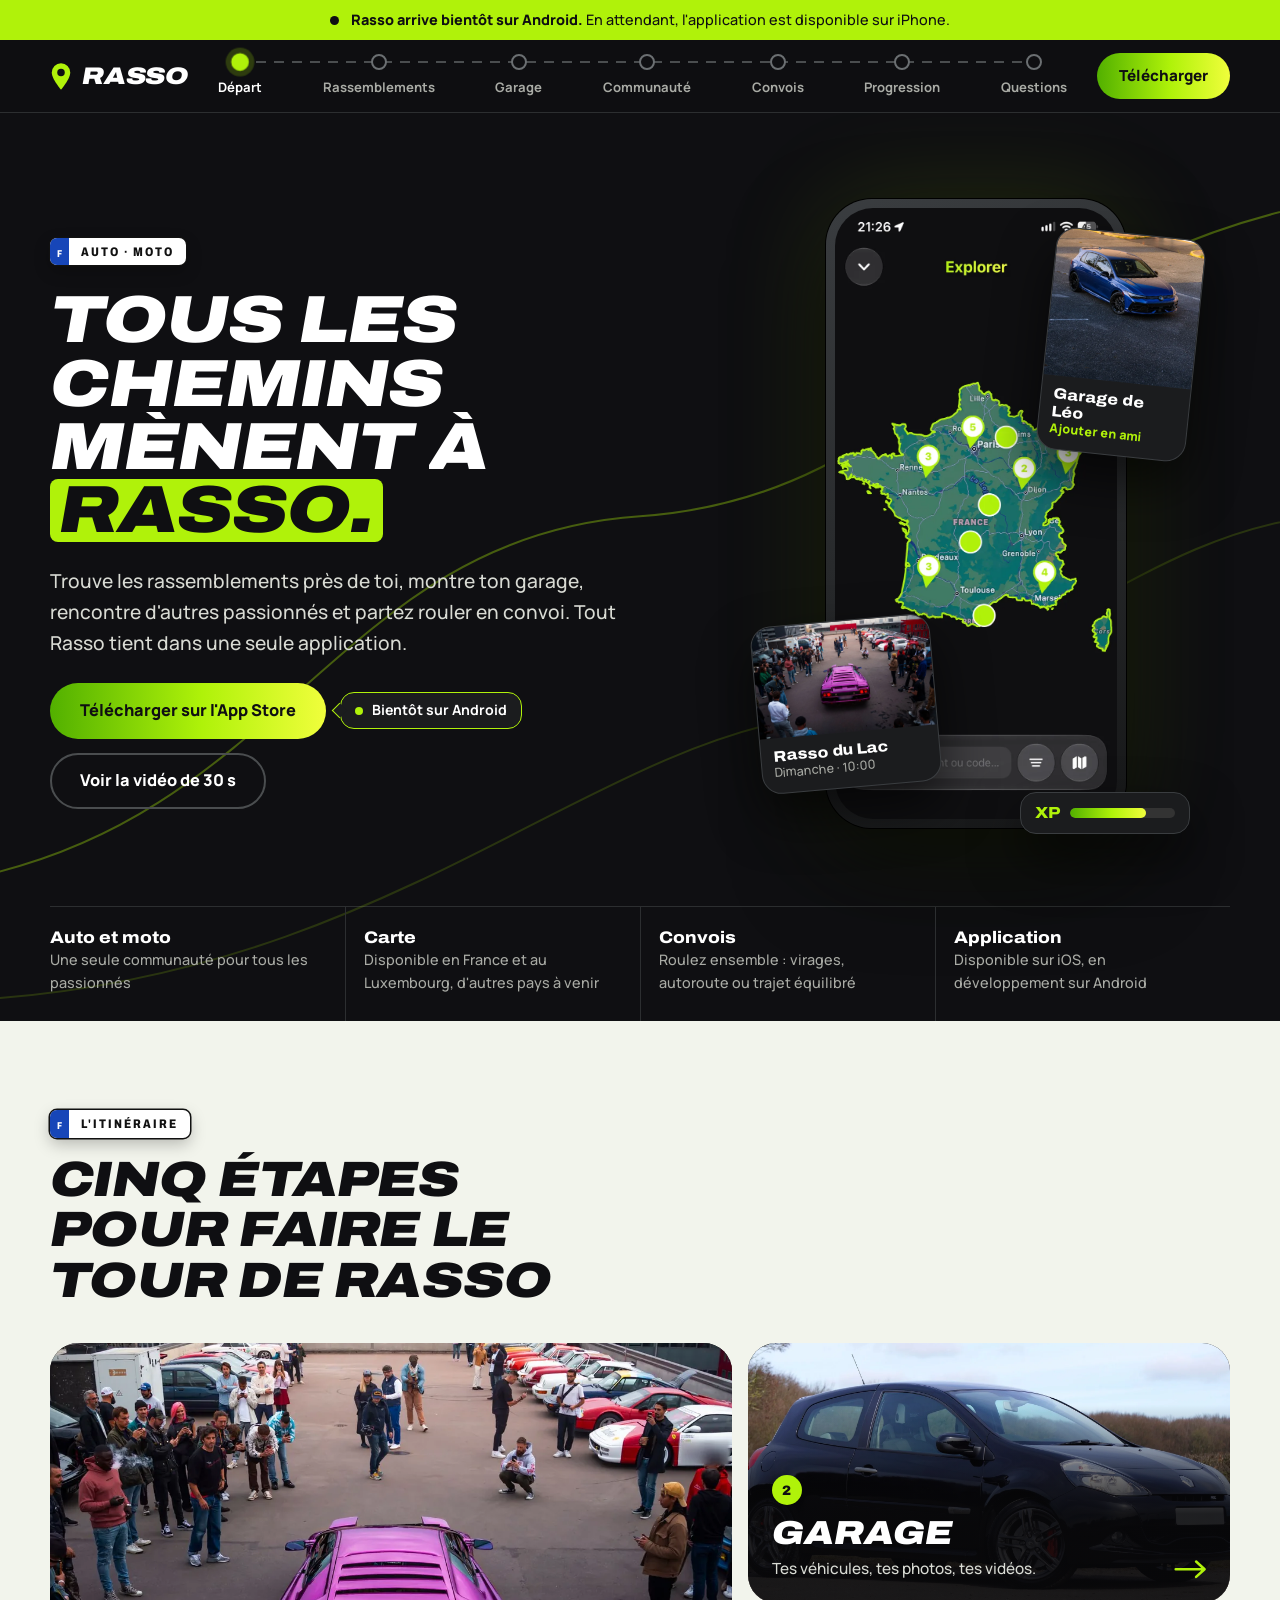
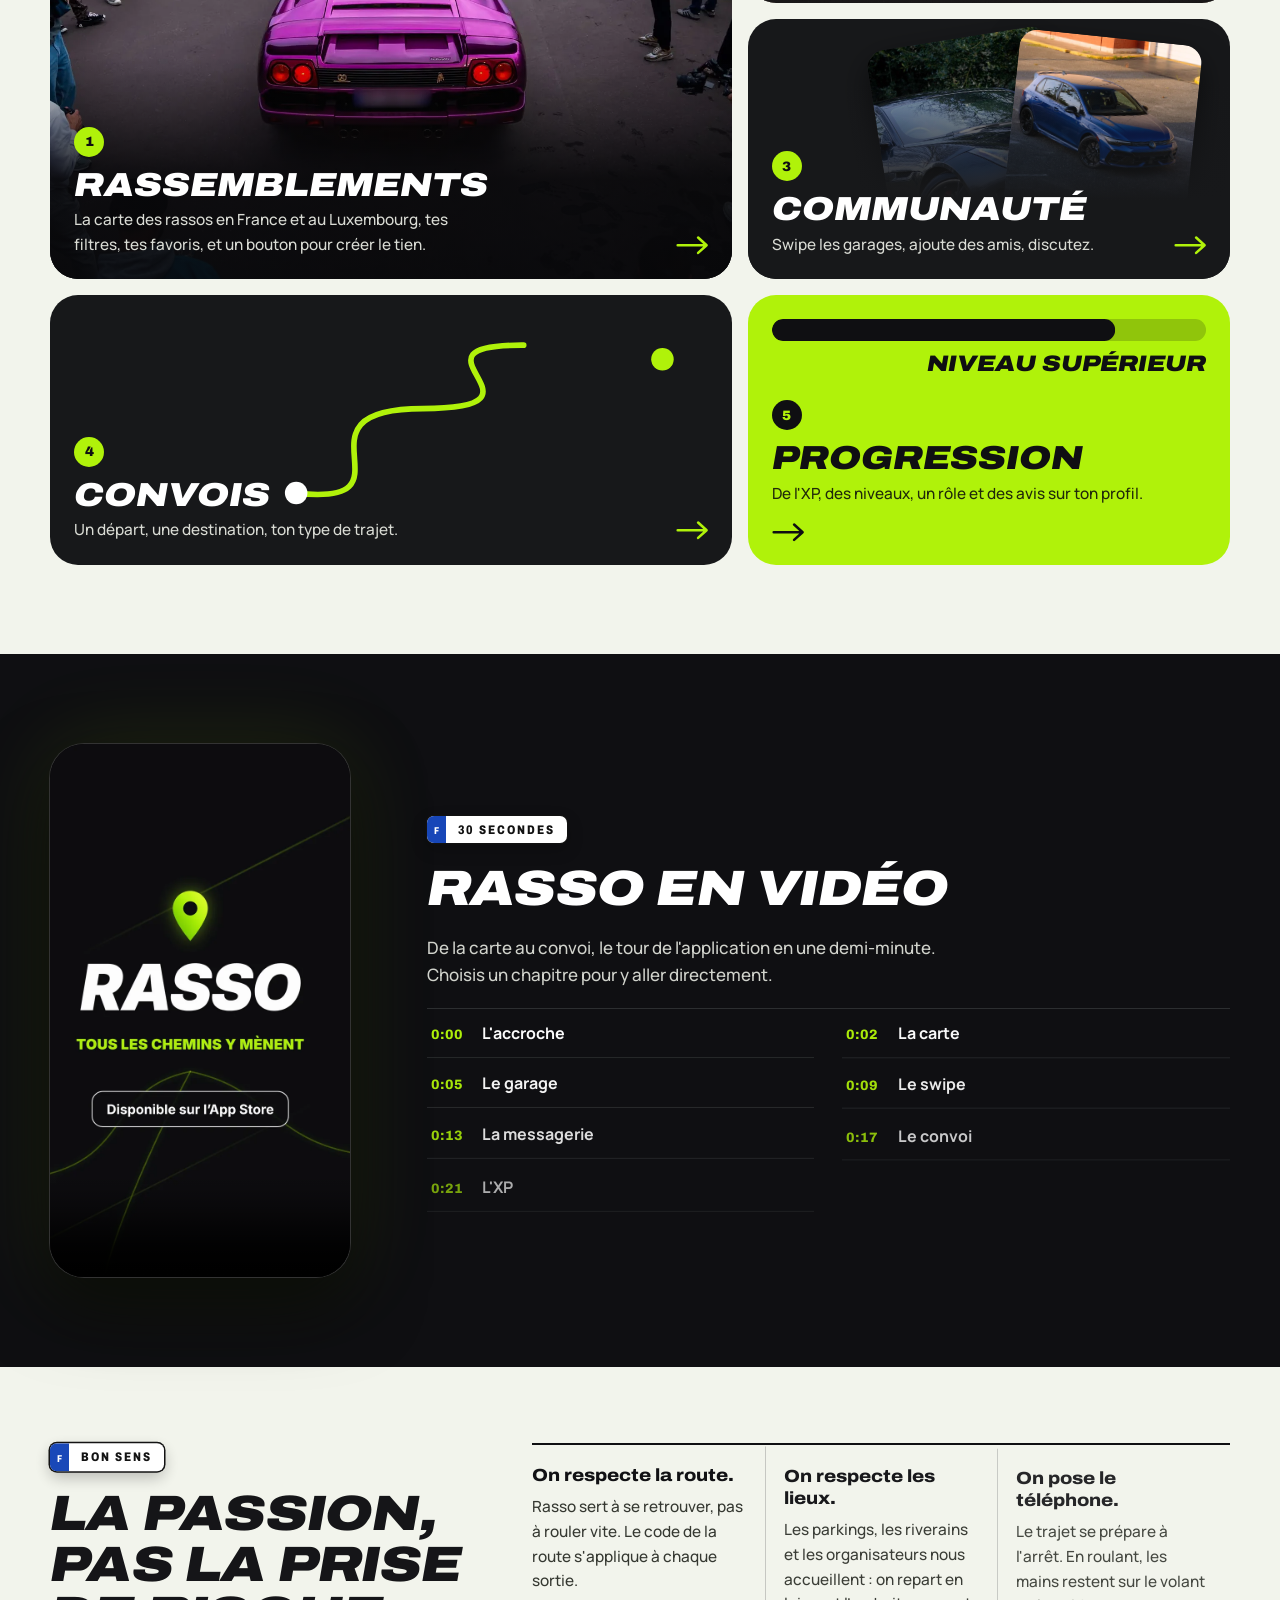
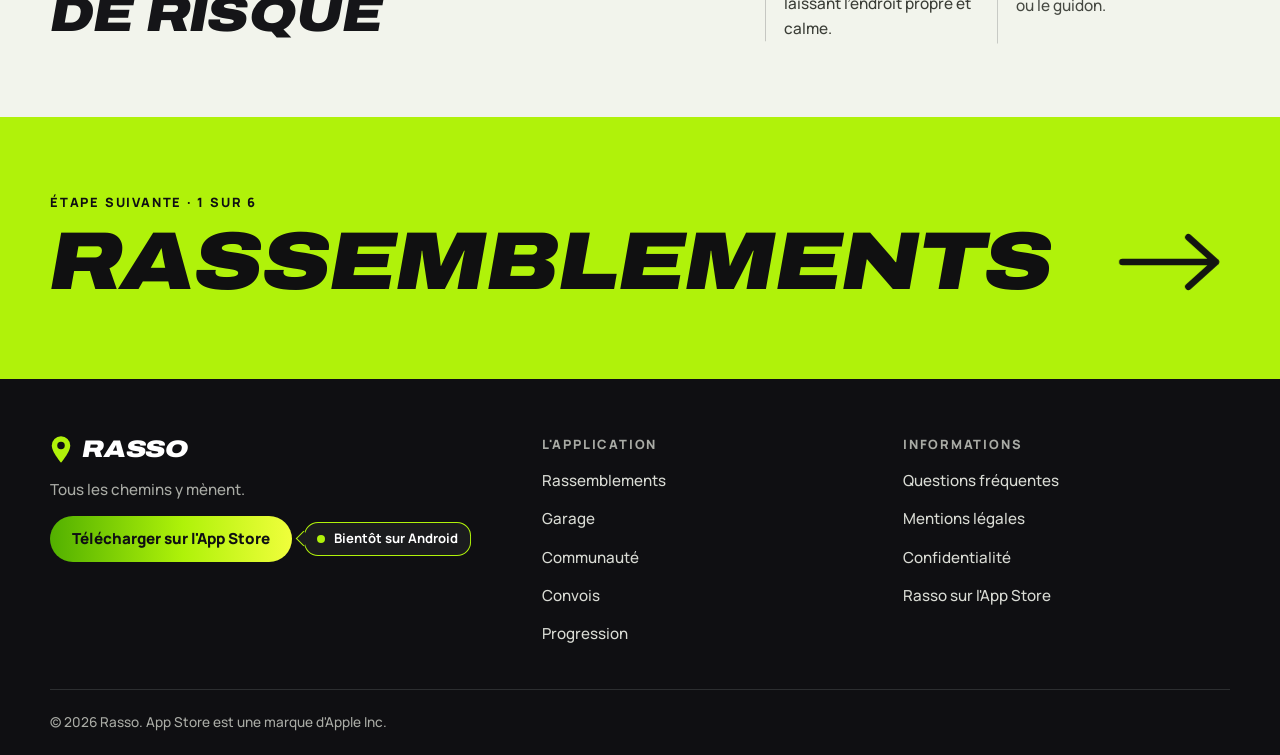
<file: index.html>
<!DOCTYPE html>
<html lang="fr">
<head>
<meta charset="utf-8">
<meta name="viewport" content="width=device-width, initial-scale=1">
<title>Rasso – L'application des rassemblements auto et moto</title>
<meta name="description" content="Rasso réunit les passionnés auto et moto : carte des rassemblements en France et au Luxembourg, garage à partager, découverte et amis, messagerie, convois et progression. Sur l'App Store.">
<link rel="canonical" href="https://henrybdz.github.io/Rasso-APP/">
<meta name="robots" content="noindex, nofollow">
<meta name="theme-color" content="#0F0F12">
<meta name="color-scheme" content="dark">
<meta name="apple-itunes-app" content="app-id=6758964694">
<meta property="og:type" content="website">
<meta property="og:locale" content="fr_FR">
<meta property="og:site_name" content="Rasso">
<meta property="og:title" content="Rasso – L'application des rassemblements auto et moto">
<meta property="og:description" content="Rasso réunit les passionnés auto et moto : carte des rassemblements en France et au Luxembourg, garage à partager, découverte et amis, messagerie, convois et progression. Sur l'App Store.">
<meta property="og:url" content="https://henrybdz.github.io/Rasso-APP/">
<meta property="og:image" content="https://henrybdz.github.io/Rasso-APP/img/og.jpg">
<meta property="og:image:width" content="1200">
<meta property="og:image:height" content="630">
<meta name="twitter:card" content="summary_large_image">
<link rel="icon" href="favicon.svg" type="image/svg+xml">
<link rel="manifest" href="site.webmanifest">
<link rel="preload" href="fonts/archivo-italic.woff2" as="font" type="font/woff2" crossorigin>
<link rel="preload" href="fonts/manrope.woff2" as="font" type="font/woff2" crossorigin>
<link rel="stylesheet" href="css/site.css?v=bcd4eb74">
<script type="application/ld+json">{"@context": "https://schema.org", "@graph": [{"@type": "Organization", "@id": "https://henrybdz.github.io/Rasso-APP/#org", "name": "Rasso", "url": "https://henrybdz.github.io/Rasso-APP/", "logo": "https://henrybdz.github.io/Rasso-APP/favicon.svg"}, {"@type": "WebSite", "@id": "https://henrybdz.github.io/Rasso-APP/#site", "url": "https://henrybdz.github.io/Rasso-APP/", "name": "Rasso", "inLanguage": "fr-FR", "publisher": {"@id": "https://henrybdz.github.io/Rasso-APP/#org"}}, {"@type": "MobileApplication", "name": "Rasso", "operatingSystem": "iOS", "applicationCategory": "SocialNetworkingApplication", "inLanguage": "fr-FR", "description": "Application communautaire auto et moto : carte des rassemblements, garage, découverte et amis, messagerie, convois et progression.", "installUrl": "https://apps.apple.com/fr/app/rasso/id6758964694", "downloadUrl": "https://apps.apple.com/fr/app/rasso/id6758964694", "publisher": {"@id": "https://henrybdz.github.io/Rasso-APP/#org"}}]}</script>
</head>
<body>
<a class="skip" href="#contenu">Aller au contenu</a>
<div class="announce" role="note"><div class="wrap announce-in"><i aria-hidden="true"></i><p><b>Rasso arrive bientôt sur Android.</b> <span>En attendant, l'application est disponible sur iPhone.</span></p></div></div>
<header class="top">
  <div class="wrap top-in">
    <a class="brand" href="index.html" aria-label="Rasso, accueil"><svg class="pin" viewBox="0 0 100 130" aria-hidden="true"><path d="M50,126 C50,126 8,78 8,48 A42,42 0 1 1 92,48 C92,78 50,126 50,126 Z"/><circle cx="50" cy="48" r="17"/></svg><span>RASSO</span></a>
    <nav class="route-nav" id="nav" aria-label="Navigation principale"><ol><li><a href="index.html" aria-current="page"><i aria-hidden="true"></i><span>Départ</span></a></li><li><a href="rassemblements.html"><i aria-hidden="true"></i><span>Rassemblements</span></a></li><li><a href="garage.html"><i aria-hidden="true"></i><span>Garage</span></a></li><li><a href="communaute.html"><i aria-hidden="true"></i><span>Communauté</span></a></li><li><a href="convois.html"><i aria-hidden="true"></i><span>Convois</span></a></li><li><a href="progression.html"><i aria-hidden="true"></i><span>Progression</span></a></li><li><a href="questions.html"><i aria-hidden="true"></i><span>Questions</span></a></li></ol></nav>
    <a class="btn btn-lime top-cta" href="https://apps.apple.com/fr/app/rasso/id6758964694" rel="noopener">Télécharger</a>
    <button class="burger" id="burger" type="button" aria-expanded="false" aria-controls="nav"><span class="sr">Menu</span><i></i><i></i><i></i></button>
  </div>
</header>
<main id="contenu">
<section class="hero dark"><svg class="road" viewBox="0 0 1440 900" preserveAspectRatio="none" aria-hidden="true"><path d="M-40,760 C 320,700 380,420 720,400 C 1040,380 1100,160 1480,90"/><path d="M-40,880 C 420,860 640,640 900,600 C 1160,560 1280,420 1480,400"/></svg>
  <div class="wrap hero-in">
    <div class="hero-txt">
      <p class="plate"><i aria-hidden="true">F</i><span>Auto · Moto</span></p>
      <h1>Tous les chemins<br>mènent à <mark>Rasso.</mark></h1>
      <p class="lead">Trouve les rassemblements près de toi, montre ton garage, rencontre d'autres passionnés et partez rouler en convoi. Tout Rasso tient dans une seule application.</p>
      <div class="cta-row"><span class="dl"><a class="btn btn-lime btn-lg" href="https://apps.apple.com/fr/app/rasso/id6758964694" rel="noopener">Télécharger sur l'App Store</a><span class="soon" role="note"><i aria-hidden="true"></i>Bientôt sur Android</span></span><a class="btn btn-ghost btn-lg" href="#video">Voir la vidéo de 30 s</a></div>
    </div>
    <div class="hero-stage">
      <div class="phone"><img src="img/ecran-carte.webp" width="720" height="1559" alt="Écran Explorer de Rasso : carte de France avec les rassemblements regroupés par région" fetchpriority="high"></div>
      <a class="fl fl-ev" href="rassemblements.html"><img src="img/rassemblement.webp" width="1800" height="1012" alt="Rassemblement sur un parking en toiture" fetchpriority="high"><span><b>Rasso du Lac</b>Dimanche · 10:00</span></a>
      <a class="fl fl-car" href="garage.html"><img src="img/voiture-compacte.webp" width="900" height="1029" alt="Compacte sportive bleue" fetchpriority="high"><span><b>Garage de Léo</b>Ajouter en ami</span></a>
      <div class="fl fl-xp" aria-hidden="true"><b>XP</b><i><u></u></i></div>
    </div>
  </div>
  <div class="wrap"><ul class="hero-facts"><li><b>Auto et moto</b>Une seule communauté pour tous les passionnés</li><li><b>Carte</b>Disponible en France et au Luxembourg, d'autres pays à venir</li><li><b>Convois</b>Roulez ensemble : virages, autoroute ou trajet équilibré</li><li><b>Application</b>Disponible sur iOS, en développement sur Android</li></ul></div>
</section>

<section class="bento-s paper">
  <div class="wrap">
    <div class="sec-h"><p class="plate"><i aria-hidden="true">F</i><span>L'itinéraire</span></p><h2 class="h2">Cinq étapes pour faire le tour de Rasso</h2></div>
    <div class="bento">
      <a class="tile t-rasso" href="rassemblements.html"><img src="img/rassemblement.webp" width="1800" height="1012" alt="" loading="lazy"><div class="tile-b"><span class="num">1</span><h3>Rassemblements</h3><p>La carte des rassos en France et au Luxembourg, tes filtres, tes favoris, et un bouton pour créer le tien.</p><svg class="arr" viewBox="0 0 40 24" aria-hidden="true"><path d="M2 12 H36 M26 3 L36 12 L26 21"/></svg></div></a>
      <a class="tile t-garage" href="garage.html"><img src="img/garage-principal.webp" width="2000" height="1124" alt="" loading="lazy"><div class="tile-b"><span class="num">2</span><h3>Garage</h3><p>Tes véhicules, tes photos, tes vidéos.</p><svg class="arr" viewBox="0 0 40 24" aria-hidden="true"><path d="M2 12 H36 M26 3 L36 12 L26 21"/></svg></div></a>
      <a class="tile t-commu" href="communaute.html"><div class="mini-deck" aria-hidden="true"><img src="img/voiture-coupe.webp" width="1200" height="674" alt="" loading="lazy"><img src="img/voiture-compacte.webp" width="900" height="1029" alt="" loading="lazy"></div><div class="tile-b"><span class="num">3</span><h3>Communauté</h3><p>Swipe les garages, ajoute des amis, discutez.</p><svg class="arr" viewBox="0 0 40 24" aria-hidden="true"><path d="M2 12 H36 M26 3 L36 12 L26 21"/></svg></div></a>
      <a class="tile t-convoi" href="convois.html"><svg viewBox="0 0 600 300" aria-hidden="true"><path d="M40,250 C 220,270 20,130 220,130 C 420,130 180,40 360,40 C 470,40 480,60 560,60"/><circle cx="40" cy="250" r="16"/><circle cx="560" cy="60" r="16"/></svg><div class="tile-b"><span class="num">4</span><h3>Convois</h3><p>Un départ, une destination, ton type de trajet.</p><svg class="arr" viewBox="0 0 40 24" aria-hidden="true"><path d="M2 12 H36 M26 3 L36 12 L26 21"/></svg></div></a>
      <a class="tile t-xp" href="progression.html"><div class="tile-b"><span class="num">5</span><h3>Progression</h3><p>De l'XP, des niveaux, un rôle et des avis sur ton profil.</p><svg class="arr" viewBox="0 0 40 24" aria-hidden="true"><path d="M2 12 H36 M26 3 L36 12 L26 21"/></svg></div><div class="mini-xp" aria-hidden="true"><i><u></u></i><b>Niveau supérieur</b></div></a>
    </div>
  </div>
</section>

<section class="video-s dark" id="video">
  <div class="wrap video-in">
    <div class="video-box"><video id="film" controls preload="none" playsinline poster="img/video-poster.webp" width="720" height="1280"><source src="video/rasso-30s.mp4" type="video/mp4"><track kind="captions" src="video/rasso-30s.fr.vtt" srclang="fr" label="Français" default></video></div>
    <div class="video-txt">
      <p class="plate"><i aria-hidden="true">F</i><span>30 secondes</span></p>
      <h2 class="h2">Rasso en vidéo</h2>
      <p>De la carte au convoi, le tour de l'application en une demi-minute. Choisis un chapitre pour y aller directement.</p>
      <ol class="chap"><li><button type="button" data-t="0"><span>0:00</span>L'accroche</button></li><li><button type="button" data-t="2.9"><span>0:02</span>La carte</button></li><li><button type="button" data-t="5.7"><span>0:05</span>Le garage</button></li><li><button type="button" data-t="9.5"><span>0:09</span>Le swipe</button></li><li><button type="button" data-t="13.5"><span>0:13</span>La messagerie</button></li><li><button type="button" data-t="17"><span>0:17</span>Le convoi</button></li><li><button type="button" data-t="21.5"><span>0:21</span>L'XP</button></li></ol>
    </div>
  </div>
</section>

<section class="charte paper">
  <div class="wrap charte-in">
    <div><p class="plate"><i aria-hidden="true">F</i><span>Bon sens</span></p><h2 class="h2">La passion, pas la prise de risque</h2></div>
    <div class="charte-g"><p><b>On respecte la route.</b>Rasso sert à se retrouver, pas à rouler vite. Le code de la route s'applique à chaque sortie.</p><p><b>On respecte les lieux.</b>Les parkings, les riverains et les organisateurs nous accueillent : on repart en laissant l'endroit propre et calme.</p><p><b>On pose le téléphone.</b>Le trajet se prépare à l'arrêt. En roulant, les mains restent sur le volant ou le guidon.</p></div>
  </div>
</section>
<section class="next"><div class="wrap next-in"><p>Étape suivante · 1 sur 6</p><a href="rassemblements.html"><span>Rassemblements</span><svg class="arr" viewBox="0 0 40 24" aria-hidden="true"><path d="M2 12 H36 M26 3 L36 12 L26 21"/></svg></a></div></section>
</main>
<footer class="foot dark">
  <div class="wrap foot-in">
    <div><a class="brand" href="index.html" aria-label="Rasso, accueil"><svg class="pin" viewBox="0 0 100 130" aria-hidden="true"><path d="M50,126 C50,126 8,78 8,48 A42,42 0 1 1 92,48 C92,78 50,126 50,126 Z"/><circle cx="50" cy="48" r="17"/></svg><span>RASSO</span></a><p class="foot-tag">Tous les chemins y mènent.</p><span class="dl"><a class="btn btn-lime " href="https://apps.apple.com/fr/app/rasso/id6758964694" rel="noopener">Télécharger sur l'App Store</a><span class="soon" role="note"><i aria-hidden="true"></i>Bientôt sur Android</span></span></div>
    <nav aria-label="Application"><h3>L'application</h3><a href="rassemblements.html">Rassemblements</a><a href="garage.html">Garage</a><a href="communaute.html">Communauté</a><a href="convois.html">Convois</a><a href="progression.html">Progression</a></nav>
    <nav aria-label="Informations"><h3>Informations</h3><a href="questions.html">Questions fréquentes</a><a href="mentions-legales.html">Mentions légales</a><a href="confidentialite.html">Confidentialité</a><a href="https://apps.apple.com/fr/app/rasso/id6758964694" rel="noopener">Rasso sur l'App Store</a></nav>
  </div>
  <div class="wrap foot-end"><p>© 2026 Rasso. App Store est une marque d'Apple Inc.</p></div>
</footer>
<script src="js/vendor/gsap.min.js" defer></script>
<script src="js/vendor/ScrollTrigger.min.js" defer></script>
<script src="js/vendor/MotionPathPlugin.min.js" defer></script>
<script src="js/site.js?v=bcd4eb74" defer></script>
<script src="js/anim.js?v=bcd4eb74" defer></script>
</body>
</html>
</file>
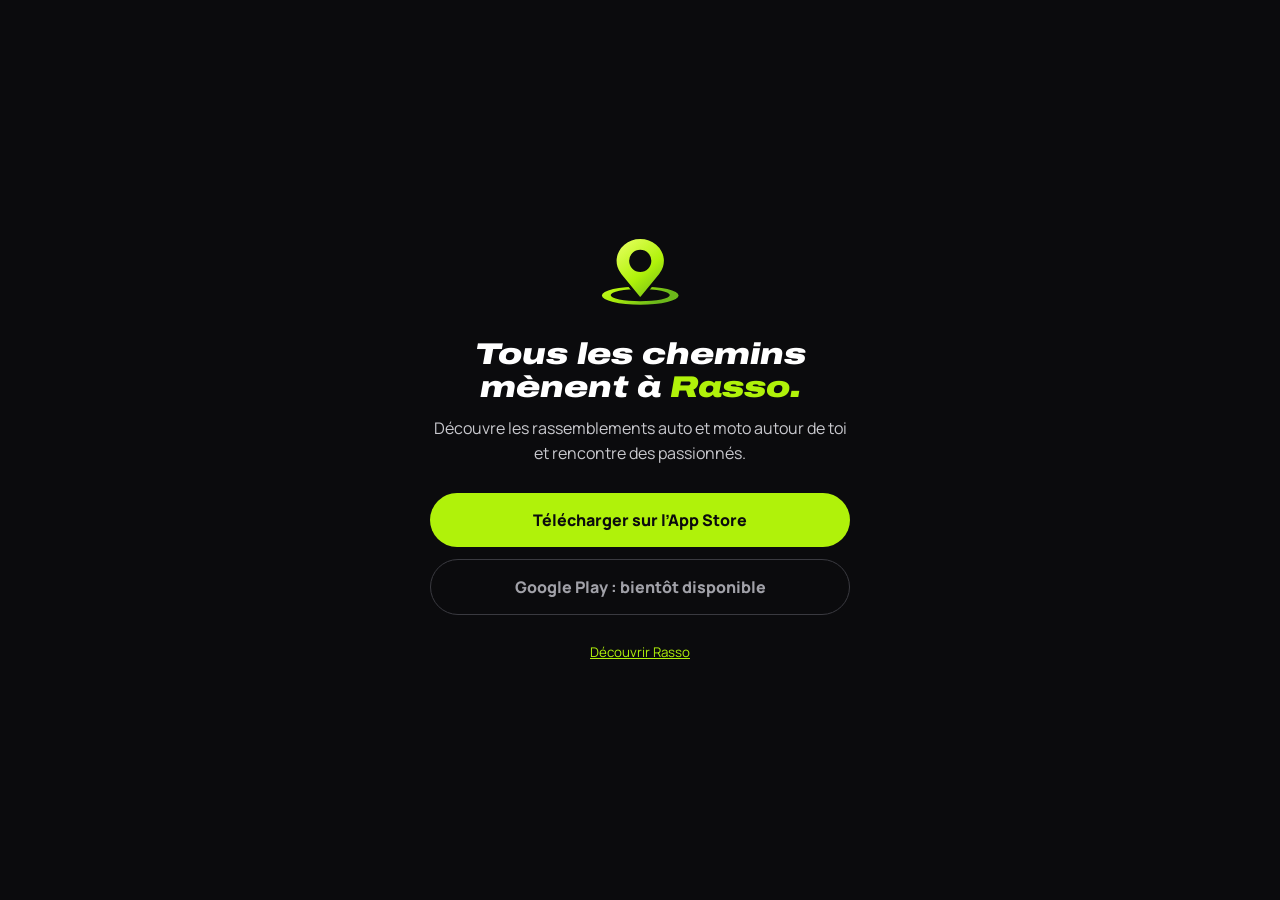
<file: telecharger/index.html>
<!doctype html>
<html lang="fr">
<head>
<meta charset="utf-8">
<meta name="viewport" content="width=device-width, initial-scale=1">
<title>Télécharger Rasso – iPhone et Android</title>
<meta name="description" content="Télécharge Rasso, l'application des rassemblements auto et moto.">
<link rel="icon" href="../favicon.svg" type="image/svg+xml">
<style>
@font-face{font-family:Archivo;src:url(../fonts/archivo-italic.woff2) format("woff2");font-style:italic;font-weight:100 900;font-stretch:62% 125%}
@font-face{font-family:Manrope;src:url(../fonts/manrope.woff2) format("woff2");font-weight:200 800}
*{box-sizing:border-box}
body{margin:0;min-height:100vh;display:grid;place-items:center;background:#0B0B0D;color:#fff;font-family:Manrope,system-ui,sans-serif;padding:32px}
main{max-width:420px;text-align:center}
h1{font-family:Archivo,sans-serif;font-style:italic;font-weight:900;font-stretch:125%;font-size:30px;line-height:1.1;margin:24px 0 12px}
h1 span{color:#B0F20A}
p{color:#C9C9CE;line-height:1.55;margin:0 0 28px}
a.b{display:block;padding:16px 20px;border-radius:999px;font-weight:800;text-decoration:none;margin-top:12px}
a.ios{background:#B0F20A;color:#0B0B0D}
a.and{border:1.5px solid #3A3A40;color:#fff}
a.and[aria-disabled]{color:#A1A1A8;pointer-events:none}
small{display:block;margin-top:28px;color:#8A8A92}
small a{color:#B0F20A}
</style>
</head>
<body>
<main>
<img src="symbole.svg" width="84" height="70" alt="">
<h1>Tous les chemins mènent à <span>Rasso.</span></h1>
<p>Découvre les rassemblements auto et moto autour de toi et rencontre des passionnés.</p>
<a class="b ios" href="https://apps.apple.com/fr/app/rasso/id6758964694">Télécharger sur l’App Store</a>
<a class="b and" id="play" href="../" aria-disabled="true">Google Play : bientôt disponible</a>
<small><a href="../">Découvrir Rasso</a></small>
</main>
<script src="redirection.js"></script>
</body>
</html>
</file>
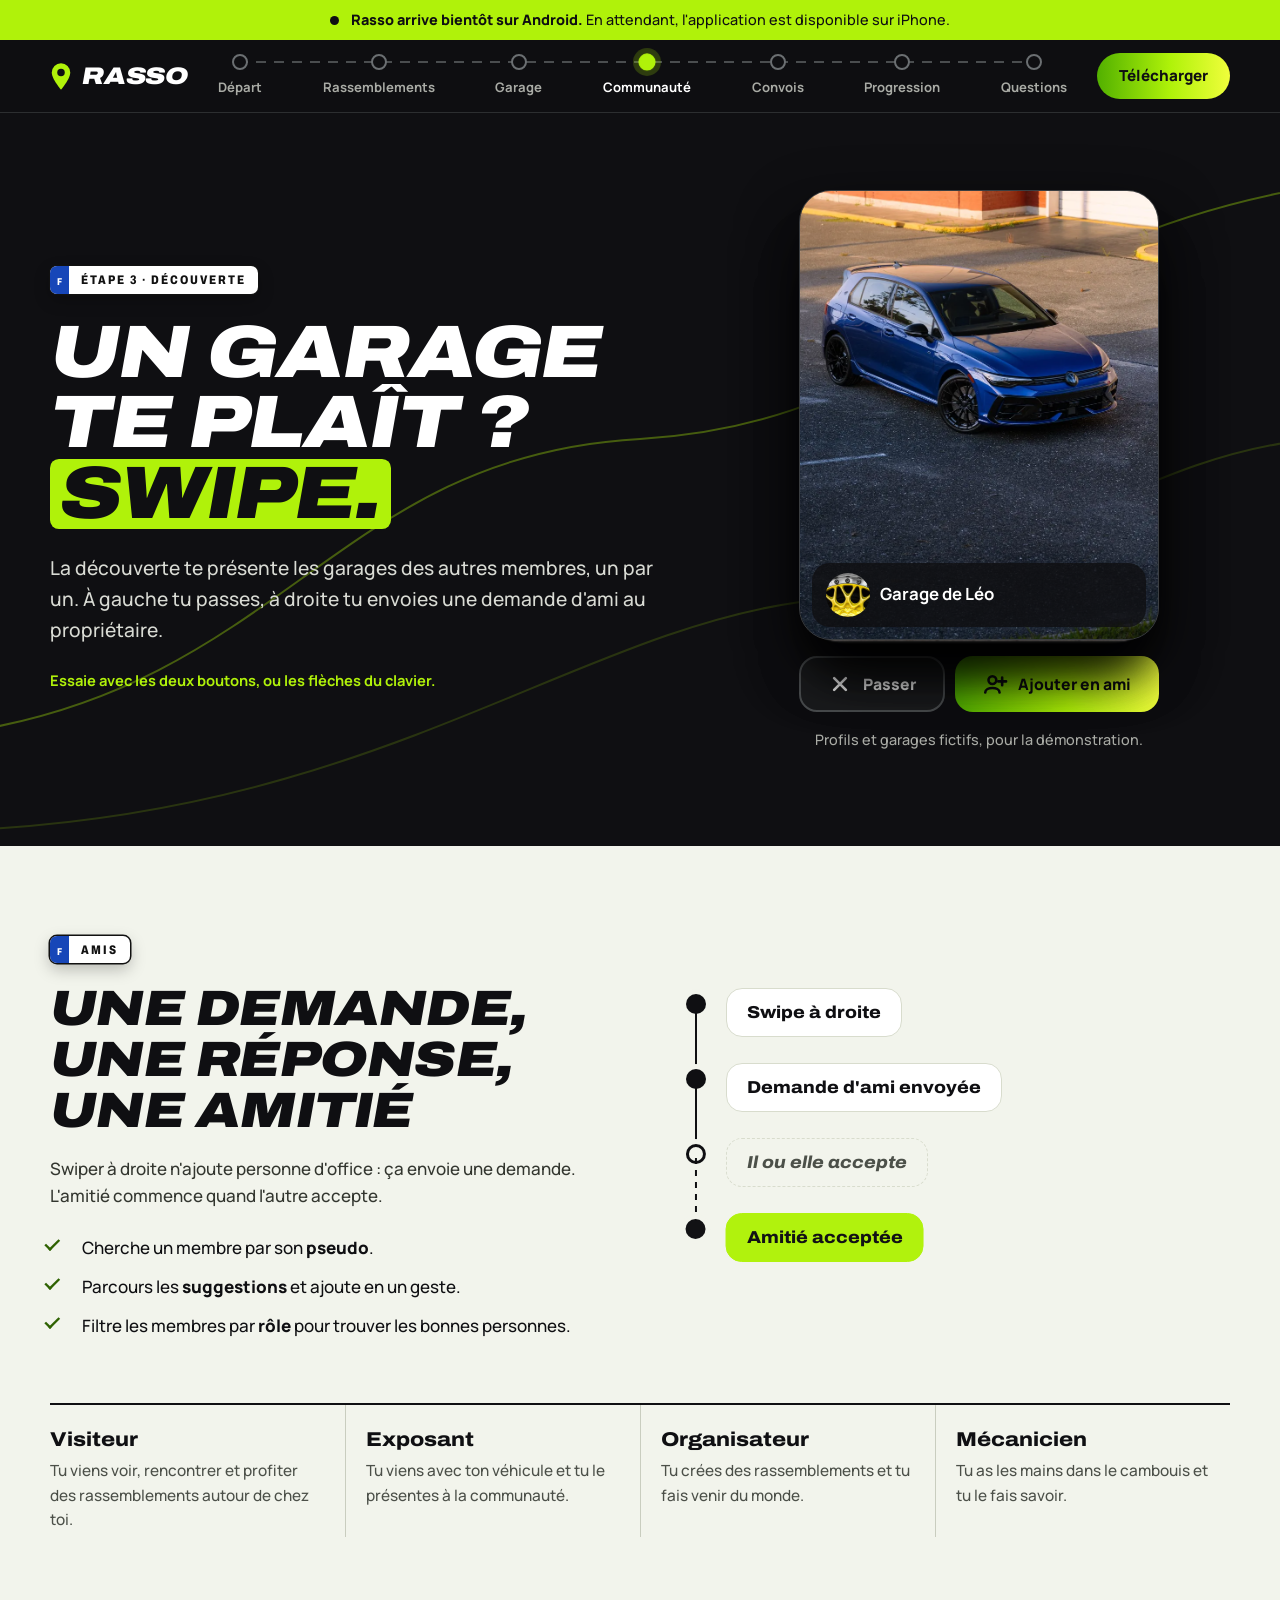
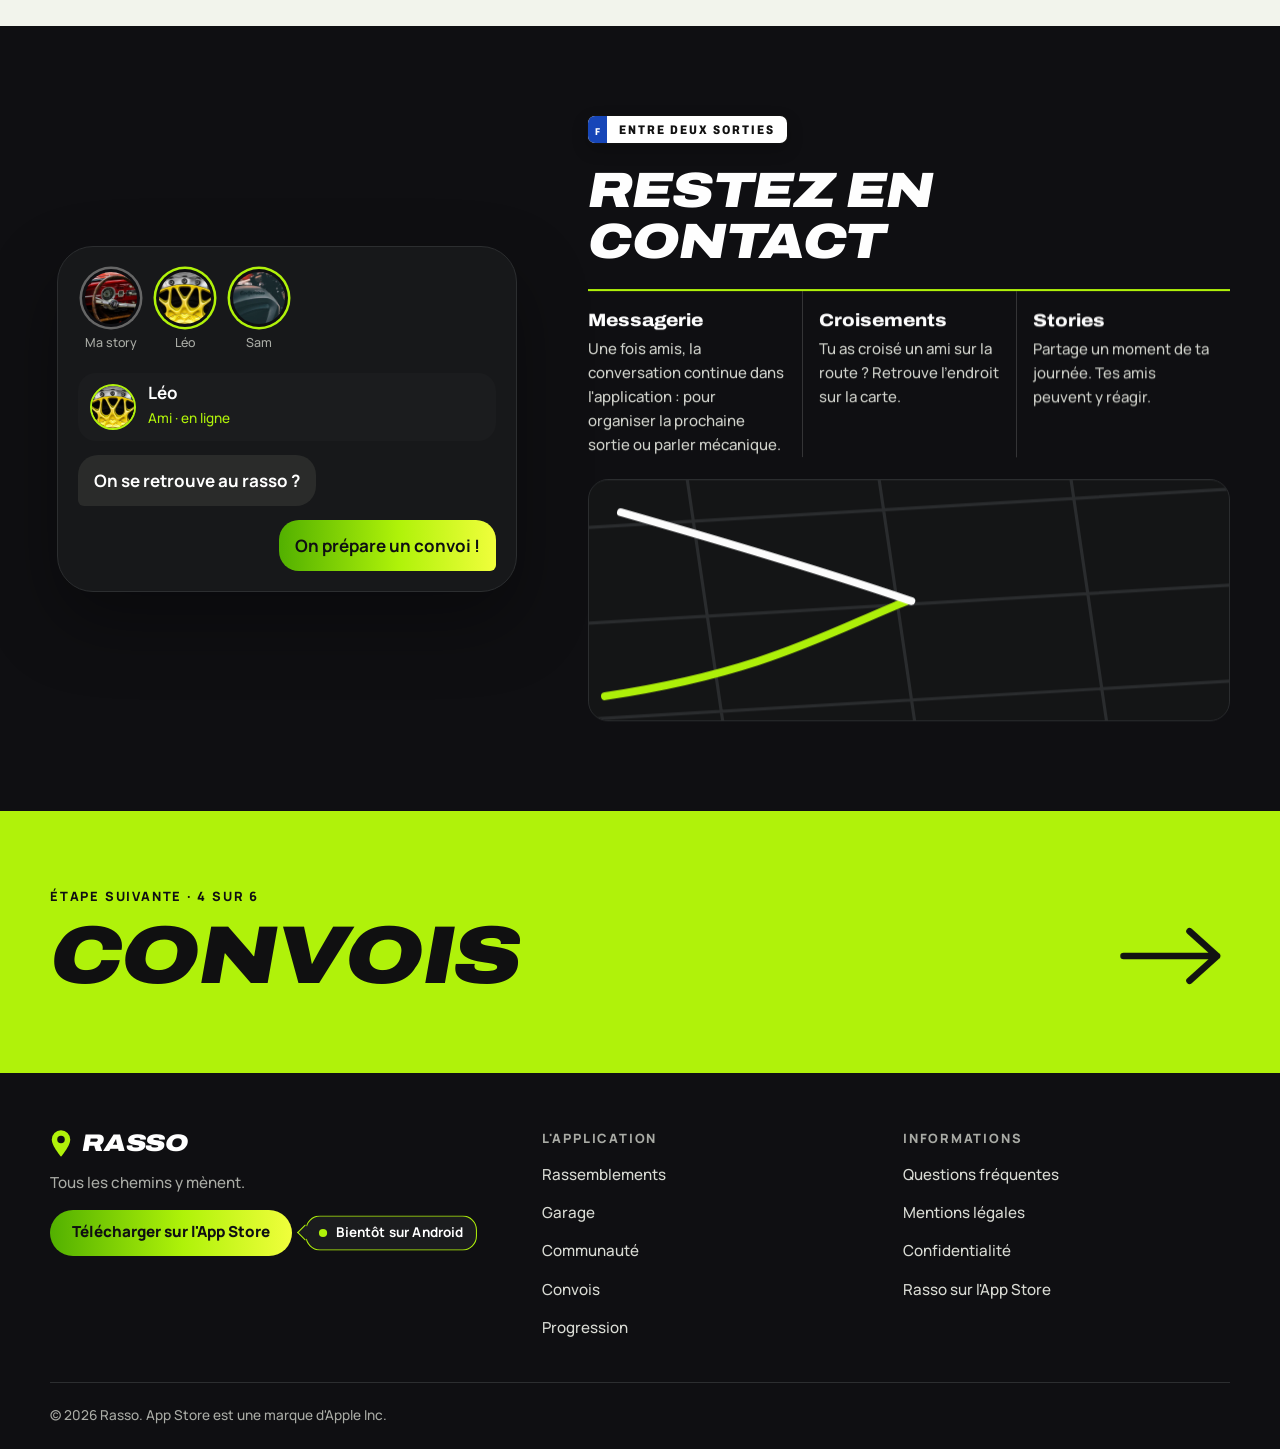
<file: communaute.html>
<!DOCTYPE html>
<html lang="fr">
<head>
<meta charset="utf-8">
<meta name="viewport" content="width=device-width, initial-scale=1">
<title>Rencontre des passionnés auto et moto : swipe, amis, messagerie – Rasso</title>
<meta name="description" content="Découvre les garages des autres membres, swipe pour ajouter des amis, discute en messagerie, retrouve vos croisements sur la carte et partage des stories sur Rasso.">
<link rel="canonical" href="https://henrybdz.github.io/Rasso-APP/communaute.html">
<meta name="robots" content="noindex, nofollow">
<meta name="theme-color" content="#0F0F12">
<meta name="color-scheme" content="dark">
<meta name="apple-itunes-app" content="app-id=6758964694">
<meta property="og:type" content="website">
<meta property="og:locale" content="fr_FR">
<meta property="og:site_name" content="Rasso">
<meta property="og:title" content="Rencontre des passionnés auto et moto : swipe, amis, messagerie – Rasso">
<meta property="og:description" content="Découvre les garages des autres membres, swipe pour ajouter des amis, discute en messagerie, retrouve vos croisements sur la carte et partage des stories sur Rasso.">
<meta property="og:url" content="https://henrybdz.github.io/Rasso-APP/communaute.html">
<meta property="og:image" content="https://henrybdz.github.io/Rasso-APP/img/og.jpg">
<meta property="og:image:width" content="1200">
<meta property="og:image:height" content="630">
<meta name="twitter:card" content="summary_large_image">
<link rel="icon" href="favicon.svg" type="image/svg+xml">
<link rel="manifest" href="site.webmanifest">
<link rel="preload" href="fonts/archivo-italic.woff2" as="font" type="font/woff2" crossorigin>
<link rel="preload" href="fonts/manrope.woff2" as="font" type="font/woff2" crossorigin>
<link rel="stylesheet" href="css/site.css?v=bcd4eb74">
</head>
<body>
<a class="skip" href="#contenu">Aller au contenu</a>
<div class="announce" role="note"><div class="wrap announce-in"><i aria-hidden="true"></i><p><b>Rasso arrive bientôt sur Android.</b> <span>En attendant, l'application est disponible sur iPhone.</span></p></div></div>
<header class="top">
  <div class="wrap top-in">
    <a class="brand" href="index.html" aria-label="Rasso, accueil"><svg class="pin" viewBox="0 0 100 130" aria-hidden="true"><path d="M50,126 C50,126 8,78 8,48 A42,42 0 1 1 92,48 C92,78 50,126 50,126 Z"/><circle cx="50" cy="48" r="17"/></svg><span>RASSO</span></a>
    <nav class="route-nav" id="nav" aria-label="Navigation principale"><ol><li><a href="index.html"><i aria-hidden="true"></i><span>Départ</span></a></li><li><a href="rassemblements.html"><i aria-hidden="true"></i><span>Rassemblements</span></a></li><li><a href="garage.html"><i aria-hidden="true"></i><span>Garage</span></a></li><li><a href="communaute.html" aria-current="page"><i aria-hidden="true"></i><span>Communauté</span></a></li><li><a href="convois.html"><i aria-hidden="true"></i><span>Convois</span></a></li><li><a href="progression.html"><i aria-hidden="true"></i><span>Progression</span></a></li><li><a href="questions.html"><i aria-hidden="true"></i><span>Questions</span></a></li></ol></nav>
    <a class="btn btn-lime top-cta" href="https://apps.apple.com/fr/app/rasso/id6758964694" rel="noopener">Télécharger</a>
    <button class="burger" id="burger" type="button" aria-expanded="false" aria-controls="nav"><span class="sr">Menu</span><i></i><i></i><i></i></button>
  </div>
</header>
<main id="contenu">
<section class="phero dark"><svg class="road" viewBox="0 0 1440 900" preserveAspectRatio="none" aria-hidden="true"><path d="M-40,760 C 320,700 380,420 720,400 C 1040,380 1100,160 1480,90"/><path d="M-40,880 C 420,860 640,640 900,600 C 1160,560 1280,420 1480,400"/></svg>
  <div class="wrap phero-in">
    <div class="phero-txt"><p class="plate"><i aria-hidden="true">F</i><span>Étape 3 · Découverte</span></p><h1>Un garage te plaît ?<br><mark>Swipe.</mark></h1><p class="lead">La découverte te présente les garages des autres membres, un par un. À gauche tu passes, à droite tu envoies une demande d'ami au propriétaire.</p><p class="hint">Essaie avec les deux boutons, ou les flèches du clavier.</p></div>
    <div class="phero-vis">
      <div class="swipe" id="swipe"><div class="sw-stack"><div class="sw" data-nom="Malo"><img src="img/voiture-youngtimer.webp" width="1200" height="800" alt="" loading="lazy"><span class="stamp s-pass">Passer</span><span class="stamp s-add">Ajouter en ami</span><div class="own"><img src="img/profil-sam.webp" width="240" height="240" alt="" loading="lazy"><b>Garage de Malo</b></div></div><div class="sw" data-nom="Inès"><img src="img/moto-cafe-racer.webp" width="900" height="879" alt="" loading="lazy"><span class="stamp s-pass">Passer</span><span class="stamp s-add">Ajouter en ami</span><div class="own"><img src="img/profil-moi.webp" width="240" height="240" alt="" loading="lazy"><b>Garage de Inès</b></div></div><div class="sw" data-nom="Sam"><img src="img/voiture-coupe.webp" width="1200" height="674" alt="" loading="lazy"><span class="stamp s-pass">Passer</span><span class="stamp s-add">Ajouter en ami</span><div class="own"><img src="img/profil-sam.webp" width="240" height="240" alt="" loading="lazy"><b>Garage de Sam</b></div></div><div class="sw" data-nom="Léo"><img src="img/voiture-compacte.webp" width="900" height="1029" alt="" loading="lazy"><span class="stamp s-pass">Passer</span><span class="stamp s-add">Ajouter en ami</span><div class="own"><img src="img/profil-leo.webp" width="240" height="240" alt="" loading="lazy"><b>Garage de Léo</b></div></div></div>
        <div class="sw-btns"><button type="button" class="sb sb-pass" data-dir="left"><svg viewBox="0 0 40 40" aria-hidden="true"><path d="M11 11 L29 29 M29 11 L11 29"/></svg><span>Passer</span></button><button type="button" class="sb sb-add" data-dir="right"><svg viewBox="0 0 40 40" aria-hidden="true"><circle cx="16" cy="14" r="6"/><path d="M5 33 C5 24 27 24 27 33 M31 10 V22 M25 16 H37"/></svg><span>Ajouter en ami</span></button></div>
        <p class="sw-msg" id="swmsg" aria-live="polite">Profils et garages fictifs, pour la démonstration.</p></div>
    </div>
  </div>
</section>
<section class="amis paper">
  <div class="wrap amis-in">
    <div class="amis-txt"><p class="plate"><i aria-hidden="true">F</i><span>Amis</span></p><h2 class="h2">Une demande, une réponse, une amitié</h2><p>Swiper à droite n'ajoute personne d'office : ça envoie une demande. L'amitié commence quand l'autre accepte.</p><ul class="ticks"><li>Cherche un membre par son <b>pseudo</b>.</li><li>Parcours les <b>suggestions</b> et ajoute en un geste.</li><li>Filtre les membres par <b>rôle</b> pour trouver les bonnes personnes.</li></ul></div>
    <ol class="flow"><li><span>Swipe à droite</span></li><li><span>Demande d'ami envoyée</span></li><li class="wait"><span>Il ou elle accepte</span></li><li class="ok"><span>Amitié acceptée</span></li></ol>
  </div>
  <div class="wrap"><ul class="role-grid"><li><h3>Visiteur</h3><p>Tu viens voir, rencontrer et profiter des rassemblements autour de chez toi.</p></li><li><h3>Exposant</h3><p>Tu viens avec ton véhicule et tu le présentes à la communauté.</p></li><li><h3>Organisateur</h3><p>Tu crées des rassemblements et tu fais venir du monde.</p></li><li><h3>Mécanicien</h3><p>Tu as les mains dans le cambouis et tu le fais savoir.</p></li></ul></div>
</section>
<section class="msg dark">
  <div class="wrap msg-in">
    <div class="ui chat"><div class="stories" aria-hidden="true"><span class="st me"><img src="img/profil-moi.webp" width="240" height="240" alt="" loading="lazy"><em>Ma story</em></span><span class="st"><img src="img/profil-leo.webp" width="240" height="240" alt="" loading="lazy"><em>Léo</em></span><span class="st"><img src="img/profil-sam.webp" width="240" height="240" alt="" loading="lazy"><em>Sam</em></span></div>
      <div class="chat-h"><img src="img/profil-leo.webp" width="240" height="240" alt="" loading="lazy"><div><b>Léo</b><span>Ami · en ligne</span></div></div><p class="bub">On se retrouve au rasso ?</p><p class="bub me">On prépare un convoi !</p></div>
    <div class="msg-txt"><p class="plate"><i aria-hidden="true">F</i><span>Entre deux sorties</span></p><h2 class="h2">Restez en contact</h2>
      <div class="trio"><div><h3>Messagerie</h3><p>Une fois amis, la conversation continue dans l'application : pour organiser la prochaine sortie ou parler mécanique.</p></div><div><h3>Croisements</h3><p>Tu as croisé un ami sur la route ? Retrouve l'endroit sur la carte.</p></div><div><h3>Stories</h3><p>Partage un moment de ta journée. Tes amis peuvent y réagir.</p></div></div>
      <div class="cross"><svg viewBox="0 0 400 150" aria-hidden="true"><g class="grid"><path d="M-10,30 L410,5 M-10,90 L410,65 M-10,150 L410,125 M60,-10 L85,160 M180,-10 L205,160 M300,-10 L325,160"/></g><path class="t1" d="M10,135 C 110,120 150,95 200,75 C 250,55 310,30 395,15"/><path class="t2" d="M20,20 C 90,40 150,58 200,75 C 260,95 320,118 390,136"/><circle cx="200" cy="75" r="9"/></svg><span class="cross-l">Ami croisé ici</span></div>
    </div>
  </div>
</section>
<section class="next"><div class="wrap next-in"><p>Étape suivante · 4 sur 6</p><a href="convois.html"><span>Convois</span><svg class="arr" viewBox="0 0 40 24" aria-hidden="true"><path d="M2 12 H36 M26 3 L36 12 L26 21"/></svg></a></div></section>
</main>
<footer class="foot dark">
  <div class="wrap foot-in">
    <div><a class="brand" href="index.html" aria-label="Rasso, accueil"><svg class="pin" viewBox="0 0 100 130" aria-hidden="true"><path d="M50,126 C50,126 8,78 8,48 A42,42 0 1 1 92,48 C92,78 50,126 50,126 Z"/><circle cx="50" cy="48" r="17"/></svg><span>RASSO</span></a><p class="foot-tag">Tous les chemins y mènent.</p><span class="dl"><a class="btn btn-lime " href="https://apps.apple.com/fr/app/rasso/id6758964694" rel="noopener">Télécharger sur l'App Store</a><span class="soon" role="note"><i aria-hidden="true"></i>Bientôt sur Android</span></span></div>
    <nav aria-label="Application"><h3>L'application</h3><a href="rassemblements.html">Rassemblements</a><a href="garage.html">Garage</a><a href="communaute.html">Communauté</a><a href="convois.html">Convois</a><a href="progression.html">Progression</a></nav>
    <nav aria-label="Informations"><h3>Informations</h3><a href="questions.html">Questions fréquentes</a><a href="mentions-legales.html">Mentions légales</a><a href="confidentialite.html">Confidentialité</a><a href="https://apps.apple.com/fr/app/rasso/id6758964694" rel="noopener">Rasso sur l'App Store</a></nav>
  </div>
  <div class="wrap foot-end"><p>© 2026 Rasso. App Store est une marque d'Apple Inc.</p></div>
</footer>
<script src="js/vendor/gsap.min.js" defer></script>
<script src="js/vendor/ScrollTrigger.min.js" defer></script>
<script src="js/vendor/MotionPathPlugin.min.js" defer></script>
<script src="js/site.js?v=bcd4eb74" defer></script>
<script src="js/anim.js?v=bcd4eb74" defer></script>
</body>
</html>
</file>
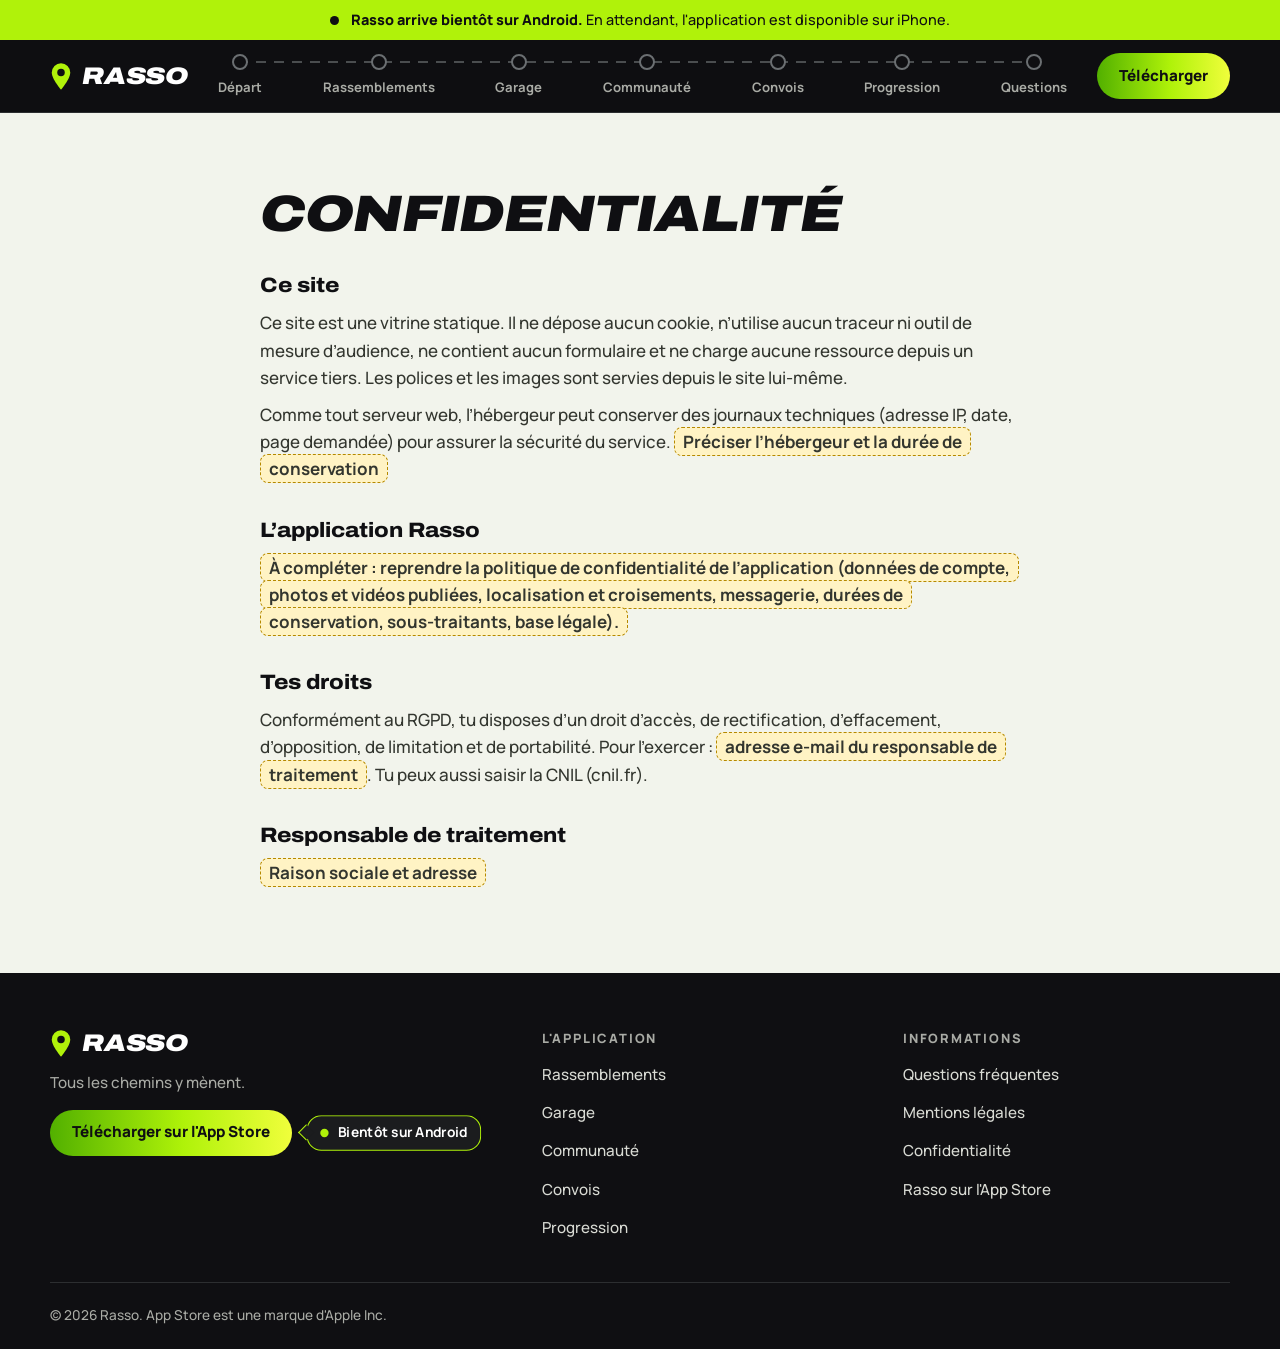
<file: confidentialite.html>
<!DOCTYPE html>
<html lang="fr">
<head>
<meta charset="utf-8">
<meta name="viewport" content="width=device-width, initial-scale=1">
<title>Confidentialité – Rasso</title>
<meta name="description" content="Politique de confidentialité du site Rasso : aucun cookie, aucun traceur, aucun formulaire.">
<link rel="canonical" href="https://henrybdz.github.io/Rasso-APP/confidentialite.html">
<meta name="robots" content="noindex, nofollow">
<meta name="theme-color" content="#0F0F12">
<meta name="color-scheme" content="dark">
<meta name="apple-itunes-app" content="app-id=6758964694">
<meta property="og:type" content="website">
<meta property="og:locale" content="fr_FR">
<meta property="og:site_name" content="Rasso">
<meta property="og:title" content="Confidentialité – Rasso">
<meta property="og:description" content="Politique de confidentialité du site Rasso : aucun cookie, aucun traceur, aucun formulaire.">
<meta property="og:url" content="https://henrybdz.github.io/Rasso-APP/confidentialite.html">
<meta property="og:image" content="https://henrybdz.github.io/Rasso-APP/img/og.jpg">
<meta property="og:image:width" content="1200">
<meta property="og:image:height" content="630">
<meta name="twitter:card" content="summary_large_image">
<link rel="icon" href="favicon.svg" type="image/svg+xml">
<link rel="manifest" href="site.webmanifest">
<link rel="preload" href="fonts/archivo-italic.woff2" as="font" type="font/woff2" crossorigin>
<link rel="preload" href="fonts/manrope.woff2" as="font" type="font/woff2" crossorigin>
<link rel="stylesheet" href="css/site.css?v=bcd4eb74">
</head>
<body>
<a class="skip" href="#contenu">Aller au contenu</a>
<div class="announce" role="note"><div class="wrap announce-in"><i aria-hidden="true"></i><p><b>Rasso arrive bientôt sur Android.</b> <span>En attendant, l'application est disponible sur iPhone.</span></p></div></div>
<header class="top">
  <div class="wrap top-in">
    <a class="brand" href="index.html" aria-label="Rasso, accueil"><svg class="pin" viewBox="0 0 100 130" aria-hidden="true"><path d="M50,126 C50,126 8,78 8,48 A42,42 0 1 1 92,48 C92,78 50,126 50,126 Z"/><circle cx="50" cy="48" r="17"/></svg><span>RASSO</span></a>
    <nav class="route-nav" id="nav" aria-label="Navigation principale"><ol><li><a href="index.html"><i aria-hidden="true"></i><span>Départ</span></a></li><li><a href="rassemblements.html"><i aria-hidden="true"></i><span>Rassemblements</span></a></li><li><a href="garage.html"><i aria-hidden="true"></i><span>Garage</span></a></li><li><a href="communaute.html"><i aria-hidden="true"></i><span>Communauté</span></a></li><li><a href="convois.html"><i aria-hidden="true"></i><span>Convois</span></a></li><li><a href="progression.html"><i aria-hidden="true"></i><span>Progression</span></a></li><li><a href="questions.html"><i aria-hidden="true"></i><span>Questions</span></a></li></ol></nav>
    <a class="btn btn-lime top-cta" href="https://apps.apple.com/fr/app/rasso/id6758964694" rel="noopener">Télécharger</a>
    <button class="burger" id="burger" type="button" aria-expanded="false" aria-controls="nav"><span class="sr">Menu</span><i></i><i></i><i></i></button>
  </div>
</header>
<main id="contenu">
<section class="legal paper"><div class="wrap"><h1>Confidentialité</h1>
<h2>Ce site</h2><p>Ce site est une vitrine statique. Il ne dépose aucun cookie, n’utilise aucun traceur ni outil de mesure d’audience, ne contient aucun formulaire et ne charge aucune ressource depuis un service tiers. Les polices et les images sont servies depuis le site lui-même.</p>
<p>Comme tout serveur web, l’hébergeur peut conserver des journaux techniques (adresse IP, date, page demandée) pour assurer la sécurité du service. <span class="todo">Préciser l’hébergeur et la durée de conservation</span></p>
<h2>L’application Rasso</h2><p><span class="todo">À compléter : reprendre la politique de confidentialité de l’application (données de compte, photos et vidéos publiées, localisation et croisements, messagerie, durées de conservation, sous-traitants, base légale).</span></p>
<h2>Tes droits</h2><p>Conformément au RGPD, tu disposes d’un droit d’accès, de rectification, d’effacement, d’opposition, de limitation et de portabilité. Pour l’exercer : <span class="todo">adresse e-mail du responsable de traitement</span>. Tu peux aussi saisir la CNIL (cnil.fr).</p>
<h2>Responsable de traitement</h2><p><span class="todo">Raison sociale et adresse</span></p></div></section>
</main>
<footer class="foot dark">
  <div class="wrap foot-in">
    <div><a class="brand" href="index.html" aria-label="Rasso, accueil"><svg class="pin" viewBox="0 0 100 130" aria-hidden="true"><path d="M50,126 C50,126 8,78 8,48 A42,42 0 1 1 92,48 C92,78 50,126 50,126 Z"/><circle cx="50" cy="48" r="17"/></svg><span>RASSO</span></a><p class="foot-tag">Tous les chemins y mènent.</p><span class="dl"><a class="btn btn-lime " href="https://apps.apple.com/fr/app/rasso/id6758964694" rel="noopener">Télécharger sur l'App Store</a><span class="soon" role="note"><i aria-hidden="true"></i>Bientôt sur Android</span></span></div>
    <nav aria-label="Application"><h3>L'application</h3><a href="rassemblements.html">Rassemblements</a><a href="garage.html">Garage</a><a href="communaute.html">Communauté</a><a href="convois.html">Convois</a><a href="progression.html">Progression</a></nav>
    <nav aria-label="Informations"><h3>Informations</h3><a href="questions.html">Questions fréquentes</a><a href="mentions-legales.html">Mentions légales</a><a href="confidentialite.html">Confidentialité</a><a href="https://apps.apple.com/fr/app/rasso/id6758964694" rel="noopener">Rasso sur l'App Store</a></nav>
  </div>
  <div class="wrap foot-end"><p>© 2026 Rasso. App Store est une marque d'Apple Inc.</p></div>
</footer>
<script src="js/vendor/gsap.min.js" defer></script>
<script src="js/vendor/ScrollTrigger.min.js" defer></script>
<script src="js/vendor/MotionPathPlugin.min.js" defer></script>
<script src="js/site.js?v=bcd4eb74" defer></script>
<script src="js/anim.js?v=bcd4eb74" defer></script>
</body>
</html>
</file>
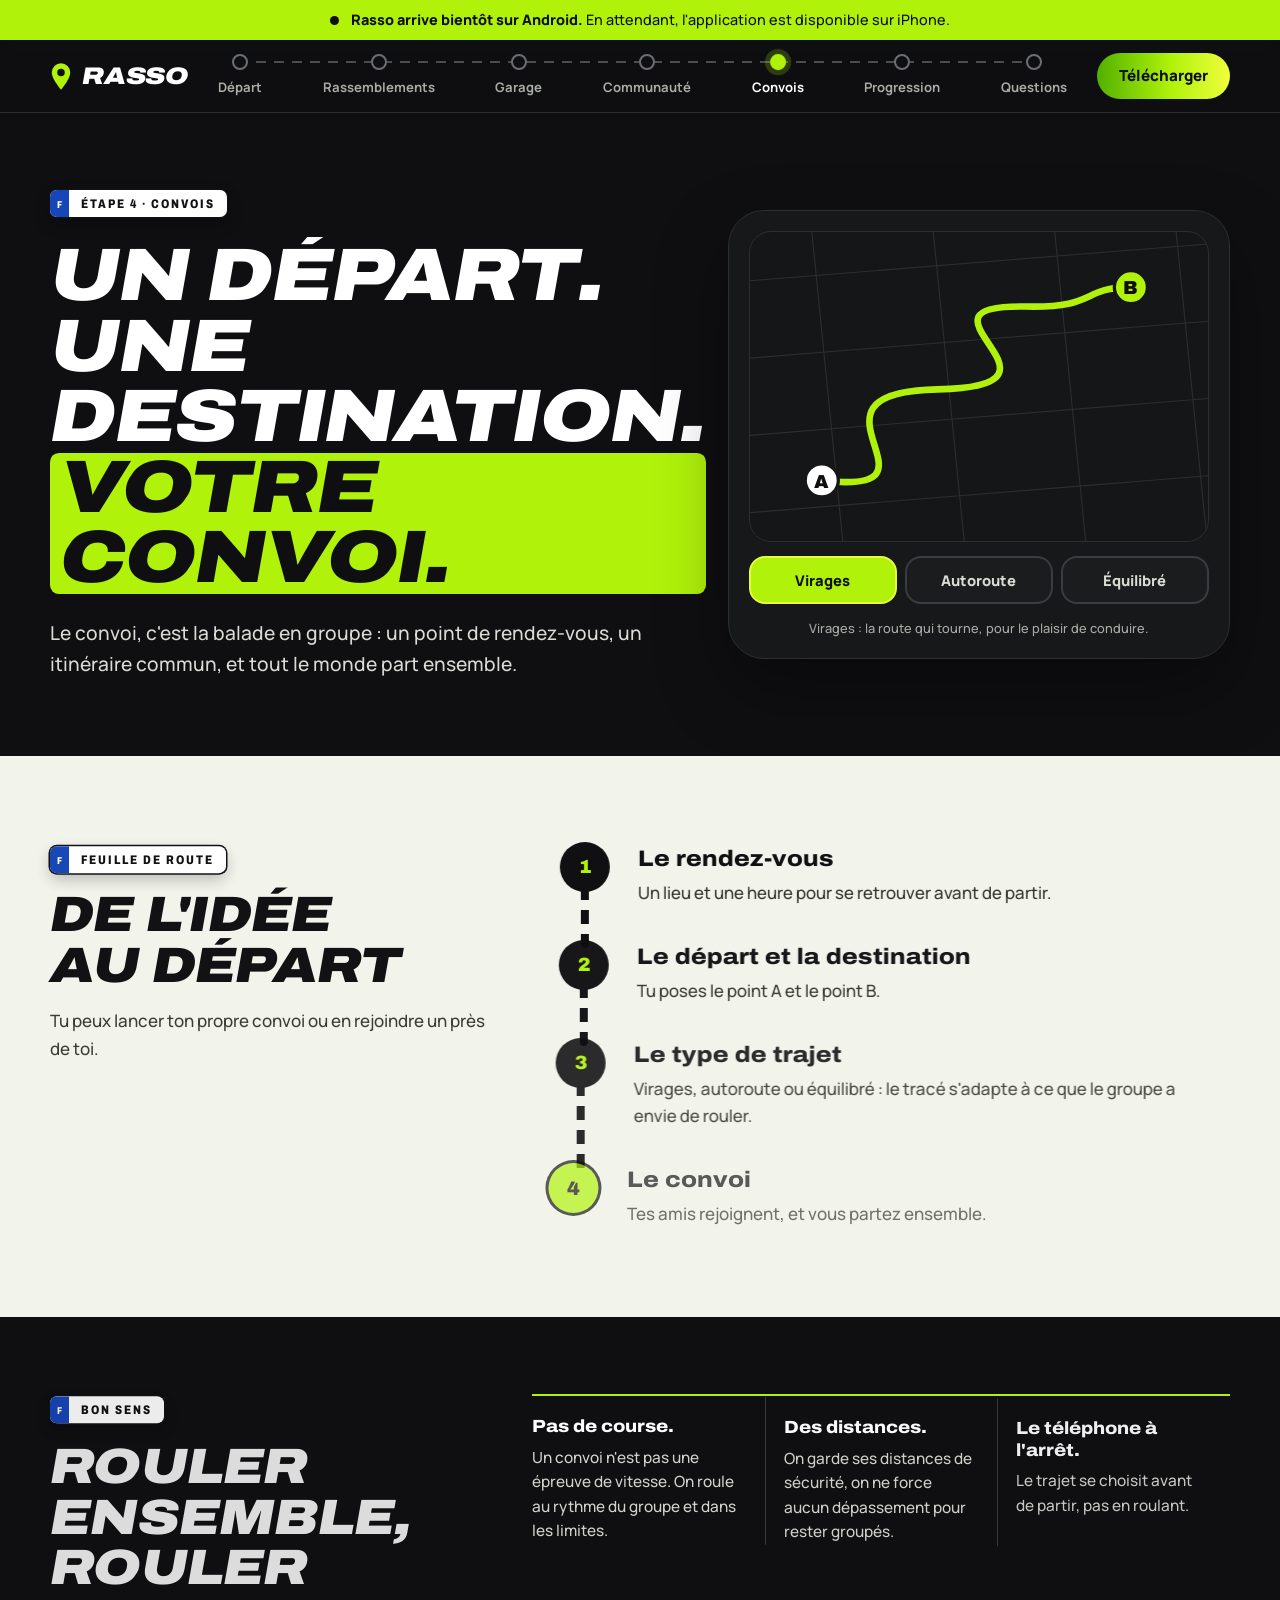
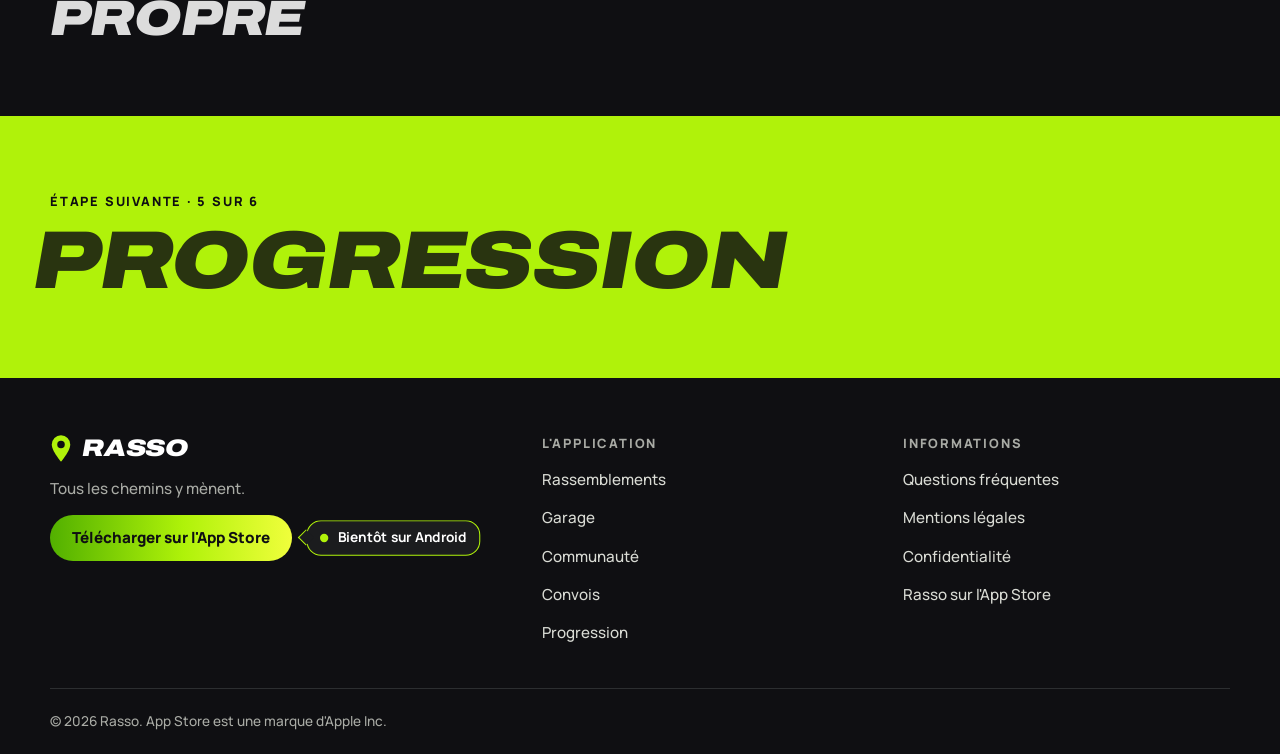
<file: convois.html>
<!DOCTYPE html>
<html lang="fr">
<head>
<meta charset="utf-8">
<meta name="viewport" content="width=device-width, initial-scale=1">
<title>Convois auto et moto : balade en groupe et choix du trajet – Rasso</title>
<meta name="description" content="Crée un convoi ou rejoins-en un près de toi : point de rendez-vous, départ, destination et type de trajet au choix (virages, autoroute ou équilibré) avec Rasso.">
<link rel="canonical" href="https://henrybdz.github.io/Rasso-APP/convois.html">
<meta name="robots" content="noindex, nofollow">
<meta name="theme-color" content="#0F0F12">
<meta name="color-scheme" content="dark">
<meta name="apple-itunes-app" content="app-id=6758964694">
<meta property="og:type" content="website">
<meta property="og:locale" content="fr_FR">
<meta property="og:site_name" content="Rasso">
<meta property="og:title" content="Convois auto et moto : balade en groupe et choix du trajet – Rasso">
<meta property="og:description" content="Crée un convoi ou rejoins-en un près de toi : point de rendez-vous, départ, destination et type de trajet au choix (virages, autoroute ou équilibré) avec Rasso.">
<meta property="og:url" content="https://henrybdz.github.io/Rasso-APP/convois.html">
<meta property="og:image" content="https://henrybdz.github.io/Rasso-APP/img/og.jpg">
<meta property="og:image:width" content="1200">
<meta property="og:image:height" content="630">
<meta name="twitter:card" content="summary_large_image">
<link rel="icon" href="favicon.svg" type="image/svg+xml">
<link rel="manifest" href="site.webmanifest">
<link rel="preload" href="fonts/archivo-italic.woff2" as="font" type="font/woff2" crossorigin>
<link rel="preload" href="fonts/manrope.woff2" as="font" type="font/woff2" crossorigin>
<link rel="stylesheet" href="css/site.css?v=bcd4eb74">
</head>
<body>
<a class="skip" href="#contenu">Aller au contenu</a>
<div class="announce" role="note"><div class="wrap announce-in"><i aria-hidden="true"></i><p><b>Rasso arrive bientôt sur Android.</b> <span>En attendant, l'application est disponible sur iPhone.</span></p></div></div>
<header class="top">
  <div class="wrap top-in">
    <a class="brand" href="index.html" aria-label="Rasso, accueil"><svg class="pin" viewBox="0 0 100 130" aria-hidden="true"><path d="M50,126 C50,126 8,78 8,48 A42,42 0 1 1 92,48 C92,78 50,126 50,126 Z"/><circle cx="50" cy="48" r="17"/></svg><span>RASSO</span></a>
    <nav class="route-nav" id="nav" aria-label="Navigation principale"><ol><li><a href="index.html"><i aria-hidden="true"></i><span>Départ</span></a></li><li><a href="rassemblements.html"><i aria-hidden="true"></i><span>Rassemblements</span></a></li><li><a href="garage.html"><i aria-hidden="true"></i><span>Garage</span></a></li><li><a href="communaute.html"><i aria-hidden="true"></i><span>Communauté</span></a></li><li><a href="convois.html" aria-current="page"><i aria-hidden="true"></i><span>Convois</span></a></li><li><a href="progression.html"><i aria-hidden="true"></i><span>Progression</span></a></li><li><a href="questions.html"><i aria-hidden="true"></i><span>Questions</span></a></li></ol></nav>
    <a class="btn btn-lime top-cta" href="https://apps.apple.com/fr/app/rasso/id6758964694" rel="noopener">Télécharger</a>
    <button class="burger" id="burger" type="button" aria-expanded="false" aria-controls="nav"><span class="sr">Menu</span><i></i><i></i><i></i></button>
  </div>
</header>
<main id="contenu">
<section class="chero dark">
  <div class="wrap chero-in">
    <div class="phero-txt"><p class="plate"><i aria-hidden="true">F</i><span>Étape 4 · Convois</span></p><h1>Un départ.<br>Une destination.<br><mark>Votre convoi.</mark></h1><p class="lead">Le convoi, c'est la balade en groupe : un point de rendez-vous, un itinéraire commun, et tout le monde part ensemble.</p></div>
    <div class="ui route">
      <svg viewBox="0 0 830 560" role="img" aria-label="Schéma d'un trajet entre un point A et un point B"><g class="grid"><path d="M-20,90 L850,20 M-20,230 L850,160 M-20,370 L850,300 M-20,510 L850,440 M110,-20 L170,580 M330,-20 L390,580 M550,-20 L610,580 M770,-20 L830,580"/></g><path id="trajet" class="trajet" d="M130,450 C 380,480 60,290 340,285 C 620,280 260,130 500,135 C 630,138 600,100 690,100"/><g class="pt"><circle cx="130" cy="450" r="30"/><text x="130" y="463">A</text></g><g class="pt b"><circle cx="690" cy="100" r="30"/><text x="690" y="113">B</text></g></svg>
      <div class="chips" role="group" aria-label="Type de trajet"><button type="button" class="chip" data-trajet="v" aria-pressed="true">Virages</button><button type="button" class="chip" data-trajet="a" aria-pressed="false">Autoroute</button><button type="button" class="chip" data-trajet="e" aria-pressed="false">Équilibré</button></div>
      <p class="ui-note" id="trajet-txt" aria-live="polite">Virages : la route qui tourne, pour le plaisir de conduire.</p>
    </div>
  </div>
</section>
<section class="road-s paper">
  <div class="wrap road-in">
    <div class="sec-h"><p class="plate"><i aria-hidden="true">F</i><span>Feuille de route</span></p><h2 class="h2">De l'idée au départ</h2><p>Tu peux lancer ton propre convoi ou en rejoindre un près de toi.</p></div>
    <ol class="roadmap"><li><b>Le rendez-vous</b><p>Un lieu et une heure pour se retrouver avant de partir.</p></li><li><b>Le départ et la destination</b><p>Tu poses le point A et le point B.</p></li><li><b>Le type de trajet</b><p>Virages, autoroute ou équilibré : le tracé s'adapte à ce que le groupe a envie de rouler.</p></li><li><b>Le convoi</b><p>Tes amis rejoignent, et vous partez ensemble.</p></li></ol>
  </div>
</section>
<section class="charte dark">
  <div class="wrap charte-in">
    <div><p class="plate"><i aria-hidden="true">F</i><span>Bon sens</span></p><h2 class="h2">Rouler ensemble, rouler propre</h2></div>
    <div class="charte-g"><p><b>Pas de course.</b>Un convoi n'est pas une épreuve de vitesse. On roule au rythme du groupe et dans les limites.</p><p><b>Des distances.</b>On garde ses distances de sécurité, on ne force aucun dépassement pour rester groupés.</p><p><b>Le téléphone à l'arrêt.</b>Le trajet se choisit avant de partir, pas en roulant.</p></div>
  </div>
</section>
<section class="next"><div class="wrap next-in"><p>Étape suivante · 5 sur 6</p><a href="progression.html"><span>Progression</span><svg class="arr" viewBox="0 0 40 24" aria-hidden="true"><path d="M2 12 H36 M26 3 L36 12 L26 21"/></svg></a></div></section>
</main>
<footer class="foot dark">
  <div class="wrap foot-in">
    <div><a class="brand" href="index.html" aria-label="Rasso, accueil"><svg class="pin" viewBox="0 0 100 130" aria-hidden="true"><path d="M50,126 C50,126 8,78 8,48 A42,42 0 1 1 92,48 C92,78 50,126 50,126 Z"/><circle cx="50" cy="48" r="17"/></svg><span>RASSO</span></a><p class="foot-tag">Tous les chemins y mènent.</p><span class="dl"><a class="btn btn-lime " href="https://apps.apple.com/fr/app/rasso/id6758964694" rel="noopener">Télécharger sur l'App Store</a><span class="soon" role="note"><i aria-hidden="true"></i>Bientôt sur Android</span></span></div>
    <nav aria-label="Application"><h3>L'application</h3><a href="rassemblements.html">Rassemblements</a><a href="garage.html">Garage</a><a href="communaute.html">Communauté</a><a href="convois.html">Convois</a><a href="progression.html">Progression</a></nav>
    <nav aria-label="Informations"><h3>Informations</h3><a href="questions.html">Questions fréquentes</a><a href="mentions-legales.html">Mentions légales</a><a href="confidentialite.html">Confidentialité</a><a href="https://apps.apple.com/fr/app/rasso/id6758964694" rel="noopener">Rasso sur l'App Store</a></nav>
  </div>
  <div class="wrap foot-end"><p>© 2026 Rasso. App Store est une marque d'Apple Inc.</p></div>
</footer>
<script src="js/vendor/gsap.min.js" defer></script>
<script src="js/vendor/ScrollTrigger.min.js" defer></script>
<script src="js/vendor/MotionPathPlugin.min.js" defer></script>
<script src="js/site.js?v=bcd4eb74" defer></script>
<script src="js/anim.js?v=bcd4eb74" defer></script>
</body>
</html>
</file>
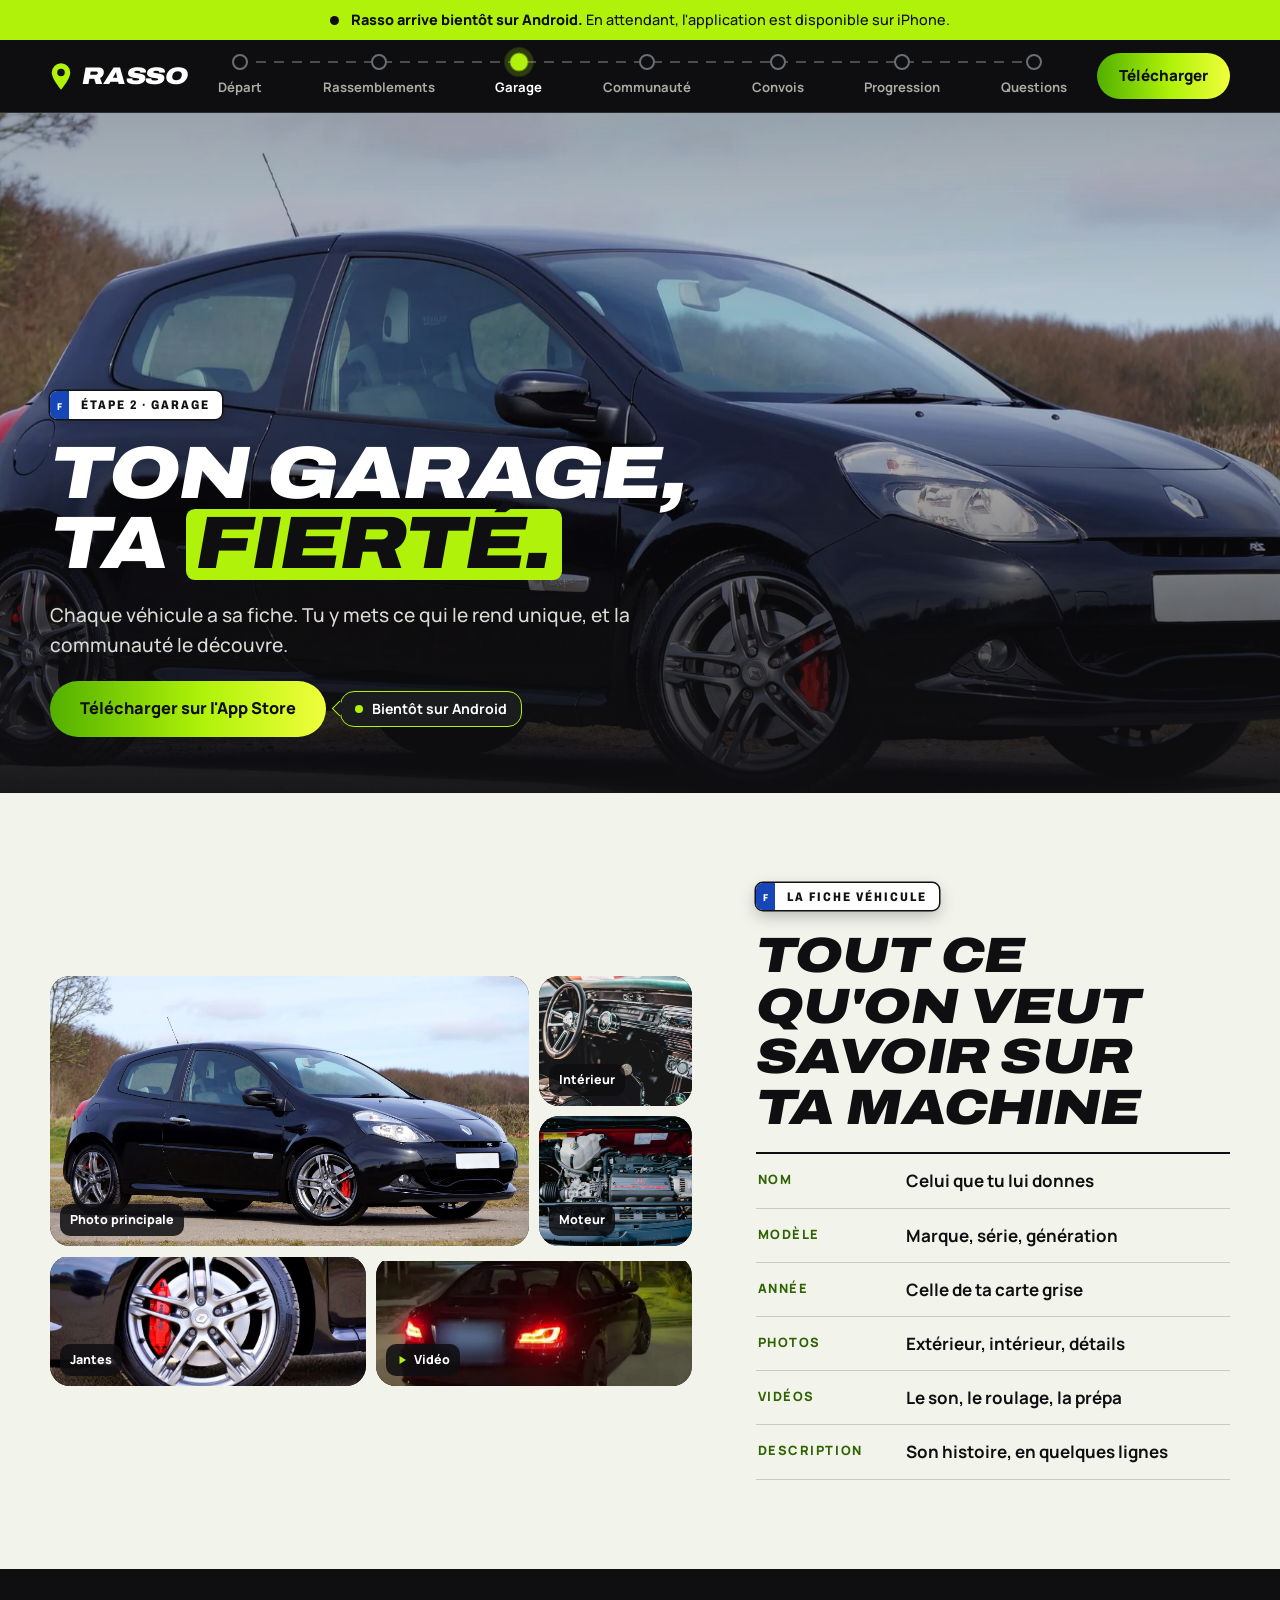
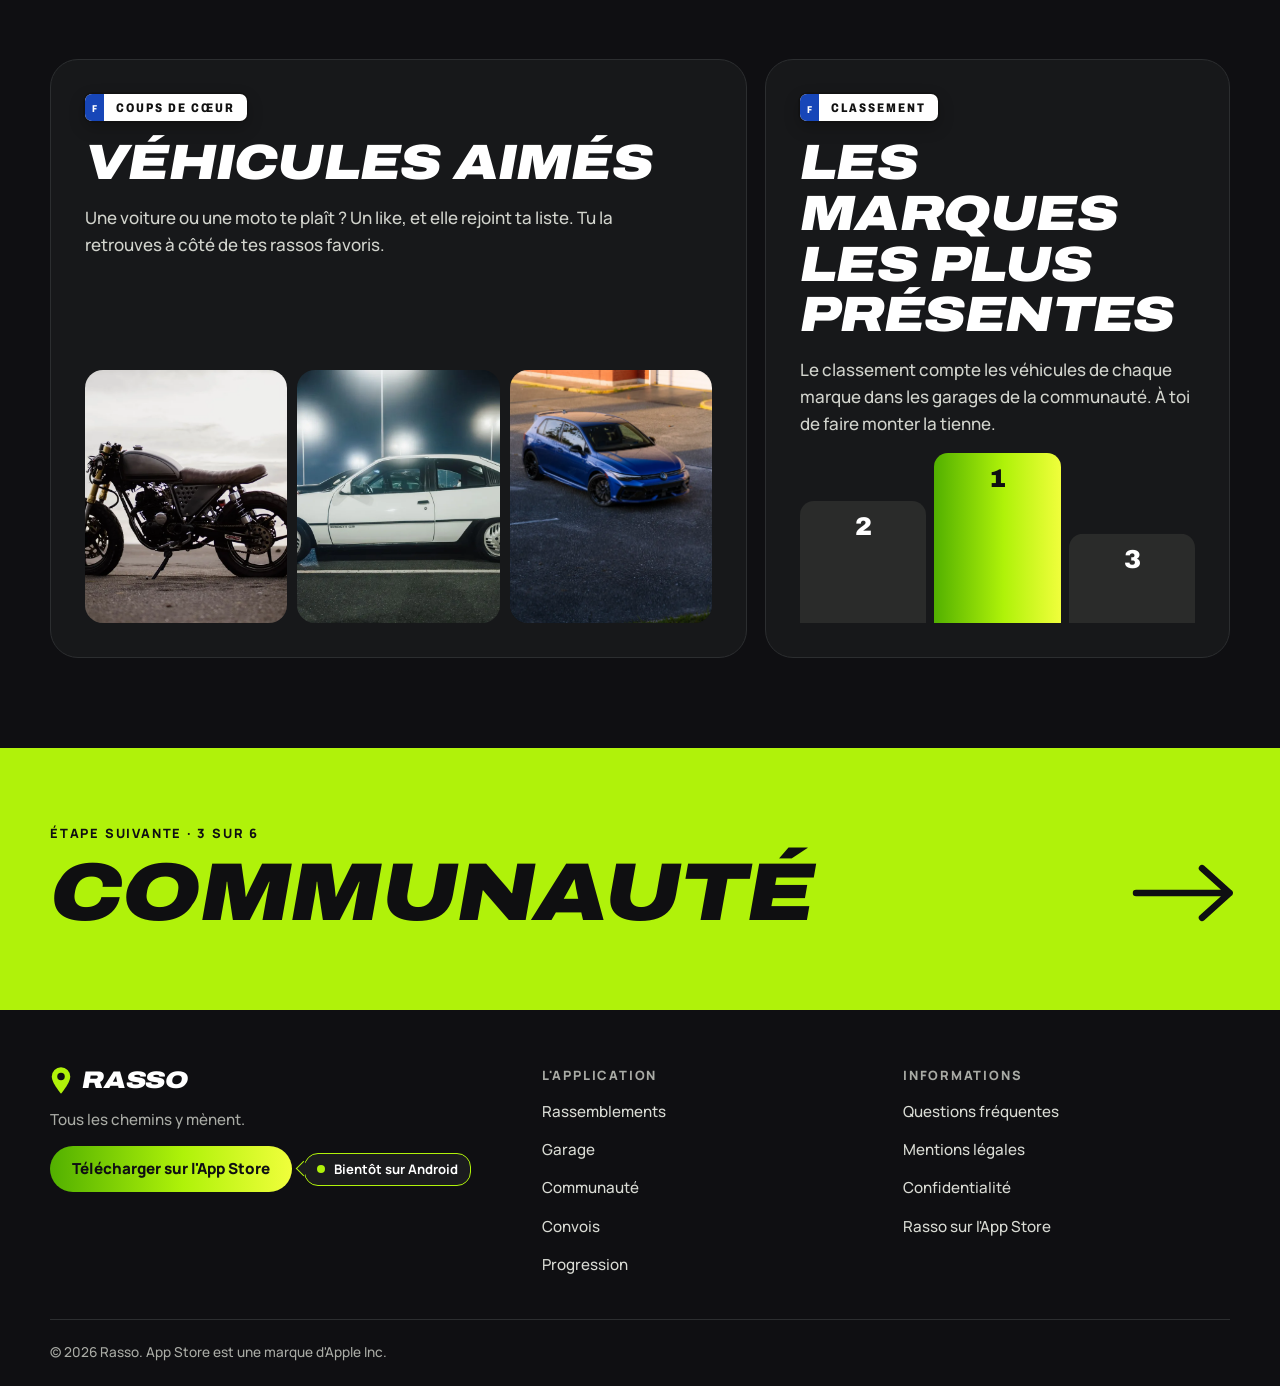
<file: garage.html>
<!DOCTYPE html>
<html lang="fr">
<head>
<meta charset="utf-8">
<meta name="viewport" content="width=device-width, initial-scale=1">
<title>Ton garage en ligne : voitures, motos, photos et vidéos – Rasso</title>
<meta name="description" content="Présente tes voitures et tes motos dans ton garage Rasso : fiche par véhicule, photos, vidéos, description, véhicules aimés et classement des marques.">
<link rel="canonical" href="https://henrybdz.github.io/Rasso-APP/garage.html">
<meta name="robots" content="noindex, nofollow">
<meta name="theme-color" content="#0F0F12">
<meta name="color-scheme" content="dark">
<meta name="apple-itunes-app" content="app-id=6758964694">
<meta property="og:type" content="website">
<meta property="og:locale" content="fr_FR">
<meta property="og:site_name" content="Rasso">
<meta property="og:title" content="Ton garage en ligne : voitures, motos, photos et vidéos – Rasso">
<meta property="og:description" content="Présente tes voitures et tes motos dans ton garage Rasso : fiche par véhicule, photos, vidéos, description, véhicules aimés et classement des marques.">
<meta property="og:url" content="https://henrybdz.github.io/Rasso-APP/garage.html">
<meta property="og:image" content="https://henrybdz.github.io/Rasso-APP/img/og.jpg">
<meta property="og:image:width" content="1200">
<meta property="og:image:height" content="630">
<meta name="twitter:card" content="summary_large_image">
<link rel="icon" href="favicon.svg" type="image/svg+xml">
<link rel="manifest" href="site.webmanifest">
<link rel="preload" href="fonts/archivo-italic.woff2" as="font" type="font/woff2" crossorigin>
<link rel="preload" href="fonts/manrope.woff2" as="font" type="font/woff2" crossorigin>
<link rel="stylesheet" href="css/site.css?v=bcd4eb74">
</head>
<body>
<a class="skip" href="#contenu">Aller au contenu</a>
<div class="announce" role="note"><div class="wrap announce-in"><i aria-hidden="true"></i><p><b>Rasso arrive bientôt sur Android.</b> <span>En attendant, l'application est disponible sur iPhone.</span></p></div></div>
<header class="top">
  <div class="wrap top-in">
    <a class="brand" href="index.html" aria-label="Rasso, accueil"><svg class="pin" viewBox="0 0 100 130" aria-hidden="true"><path d="M50,126 C50,126 8,78 8,48 A42,42 0 1 1 92,48 C92,78 50,126 50,126 Z"/><circle cx="50" cy="48" r="17"/></svg><span>RASSO</span></a>
    <nav class="route-nav" id="nav" aria-label="Navigation principale"><ol><li><a href="index.html"><i aria-hidden="true"></i><span>Départ</span></a></li><li><a href="rassemblements.html"><i aria-hidden="true"></i><span>Rassemblements</span></a></li><li><a href="garage.html" aria-current="page"><i aria-hidden="true"></i><span>Garage</span></a></li><li><a href="communaute.html"><i aria-hidden="true"></i><span>Communauté</span></a></li><li><a href="convois.html"><i aria-hidden="true"></i><span>Convois</span></a></li><li><a href="progression.html"><i aria-hidden="true"></i><span>Progression</span></a></li><li><a href="questions.html"><i aria-hidden="true"></i><span>Questions</span></a></li></ol></nav>
    <a class="btn btn-lime top-cta" href="https://apps.apple.com/fr/app/rasso/id6758964694" rel="noopener">Télécharger</a>
    <button class="burger" id="burger" type="button" aria-expanded="false" aria-controls="nav"><span class="sr">Menu</span><i></i><i></i><i></i></button>
  </div>
</header>
<main id="contenu">
<section class="ghero dark">
  <div class="ghero-photo"><img src="img/garage-principal.webp" width="2000" height="1124" alt="Compacte sportive noire, jantes grises et étriers rouges, garée en bord de route" fetchpriority="high"></div>
  <div class="wrap ghero-in"><p class="plate"><i aria-hidden="true">F</i><span>Étape 2 · Garage</span></p><h1>Ton garage,<br>ta <mark>fierté.</mark></h1><p class="lead">Chaque véhicule a sa fiche. Tu y mets ce qui le rend unique, et la communauté le découvre.</p><span class="dl"><a class="btn btn-lime btn-lg" href="https://apps.apple.com/fr/app/rasso/id6758964694" rel="noopener">Télécharger sur l'App Store</a><span class="soon" role="note"><i aria-hidden="true"></i>Bientôt sur Android</span></span></div>
</section>
<section class="fiche paper">
  <div class="wrap fiche-in">
    <div class="gal">
      <figure class="g1"><img src="img/garage-principal.webp" width="2000" height="1124" alt="Vue trois quarts avant de la compacte sportive" loading="lazy"><figcaption>Photo principale</figcaption></figure>
      <figure class="g2"><img src="img/detail-interieur.webp" width="900" height="600" alt="Volant et tableau de bord" loading="lazy"><figcaption>Intérieur</figcaption></figure>
      <figure class="g3"><img src="img/detail-moteur.webp" width="900" height="600" alt="Moteur quatre cylindres, capot ouvert" loading="lazy"><figcaption>Moteur</figcaption></figure>
      <figure class="g4"><img src="img/detail-jante.webp" width="900" height="506" alt="Jante grise et étrier de frein rouge" loading="lazy"><figcaption>Jantes</figcaption></figure>
      <figure class="g5"><img src="img/garage-video.webp" width="600" height="500" alt="Coupé noir filmé de nuit, feux arrière allumés" loading="lazy"><figcaption><svg viewBox="0 0 24 24" aria-hidden="true"><path d="M7 4 L20 12 L7 20Z"/></svg>Vidéo</figcaption></figure>
    </div>
    <div class="fiche-txt">
      <p class="plate"><i aria-hidden="true">F</i><span>La fiche véhicule</span></p>
      <h2 class="h2">Tout ce qu'on veut savoir sur ta machine</h2>
      <dl class="spec"><div><dt>Nom</dt><dd>Celui que tu lui donnes</dd></div><div><dt>Modèle</dt><dd>Marque, série, génération</dd></div><div><dt>Année</dt><dd>Celle de ta carte grise</dd></div><div><dt>Photos</dt><dd>Extérieur, intérieur, détails</dd></div><div><dt>Vidéos</dt><dd>Le son, le roulage, la prépa</dd></div><div><dt>Description</dt><dd>Son histoire, en quelques lignes</dd></div></dl>
    </div>
  </div>
</section>
<section class="duo dark">
  <div class="wrap duo-in">
    <article class="duo-a"><p class="plate"><i aria-hidden="true">F</i><span>Coups de cœur</span></p><h2 class="h2">Véhicules aimés</h2><p>Une voiture ou une moto te plaît ? Un like, et elle rejoint ta liste. Tu la retrouves à côté de tes rassos favoris.</p><div class="liked"><img src="img/moto-profil.webp" width="1200" height="800" alt="Café racer noir, vu de profil" loading="lazy"><img src="img/voiture-youngtimer.webp" width="1200" height="800" alt="Youngtimer blanche sur un parking, de nuit" loading="lazy"><img src="img/voiture-compacte.webp" width="900" height="1029" alt="Compacte sportive bleue" loading="lazy"></div></article>
    <article class="duo-b"><p class="plate"><i aria-hidden="true">F</i><span>Classement</span></p><h2 class="h2">Les marques les plus présentes</h2><p>Le classement compte les véhicules de chaque marque dans les garages de la communauté. À toi de faire monter la tienne.</p><div class="podium" aria-hidden="true"><i class="p2"><b>2</b></i><i class="p1"><b>1</b></i><i class="p3"><b>3</b></i></div></article>
  </div>
</section>
<section class="next"><div class="wrap next-in"><p>Étape suivante · 3 sur 6</p><a href="communaute.html"><span>Communauté</span><svg class="arr" viewBox="0 0 40 24" aria-hidden="true"><path d="M2 12 H36 M26 3 L36 12 L26 21"/></svg></a></div></section>
</main>
<footer class="foot dark">
  <div class="wrap foot-in">
    <div><a class="brand" href="index.html" aria-label="Rasso, accueil"><svg class="pin" viewBox="0 0 100 130" aria-hidden="true"><path d="M50,126 C50,126 8,78 8,48 A42,42 0 1 1 92,48 C92,78 50,126 50,126 Z"/><circle cx="50" cy="48" r="17"/></svg><span>RASSO</span></a><p class="foot-tag">Tous les chemins y mènent.</p><span class="dl"><a class="btn btn-lime " href="https://apps.apple.com/fr/app/rasso/id6758964694" rel="noopener">Télécharger sur l'App Store</a><span class="soon" role="note"><i aria-hidden="true"></i>Bientôt sur Android</span></span></div>
    <nav aria-label="Application"><h3>L'application</h3><a href="rassemblements.html">Rassemblements</a><a href="garage.html">Garage</a><a href="communaute.html">Communauté</a><a href="convois.html">Convois</a><a href="progression.html">Progression</a></nav>
    <nav aria-label="Informations"><h3>Informations</h3><a href="questions.html">Questions fréquentes</a><a href="mentions-legales.html">Mentions légales</a><a href="confidentialite.html">Confidentialité</a><a href="https://apps.apple.com/fr/app/rasso/id6758964694" rel="noopener">Rasso sur l'App Store</a></nav>
  </div>
  <div class="wrap foot-end"><p>© 2026 Rasso. App Store est une marque d'Apple Inc.</p></div>
</footer>
<script src="js/vendor/gsap.min.js" defer></script>
<script src="js/vendor/ScrollTrigger.min.js" defer></script>
<script src="js/vendor/MotionPathPlugin.min.js" defer></script>
<script src="js/site.js?v=bcd4eb74" defer></script>
<script src="js/anim.js?v=bcd4eb74" defer></script>
</body>
</html>
</file>
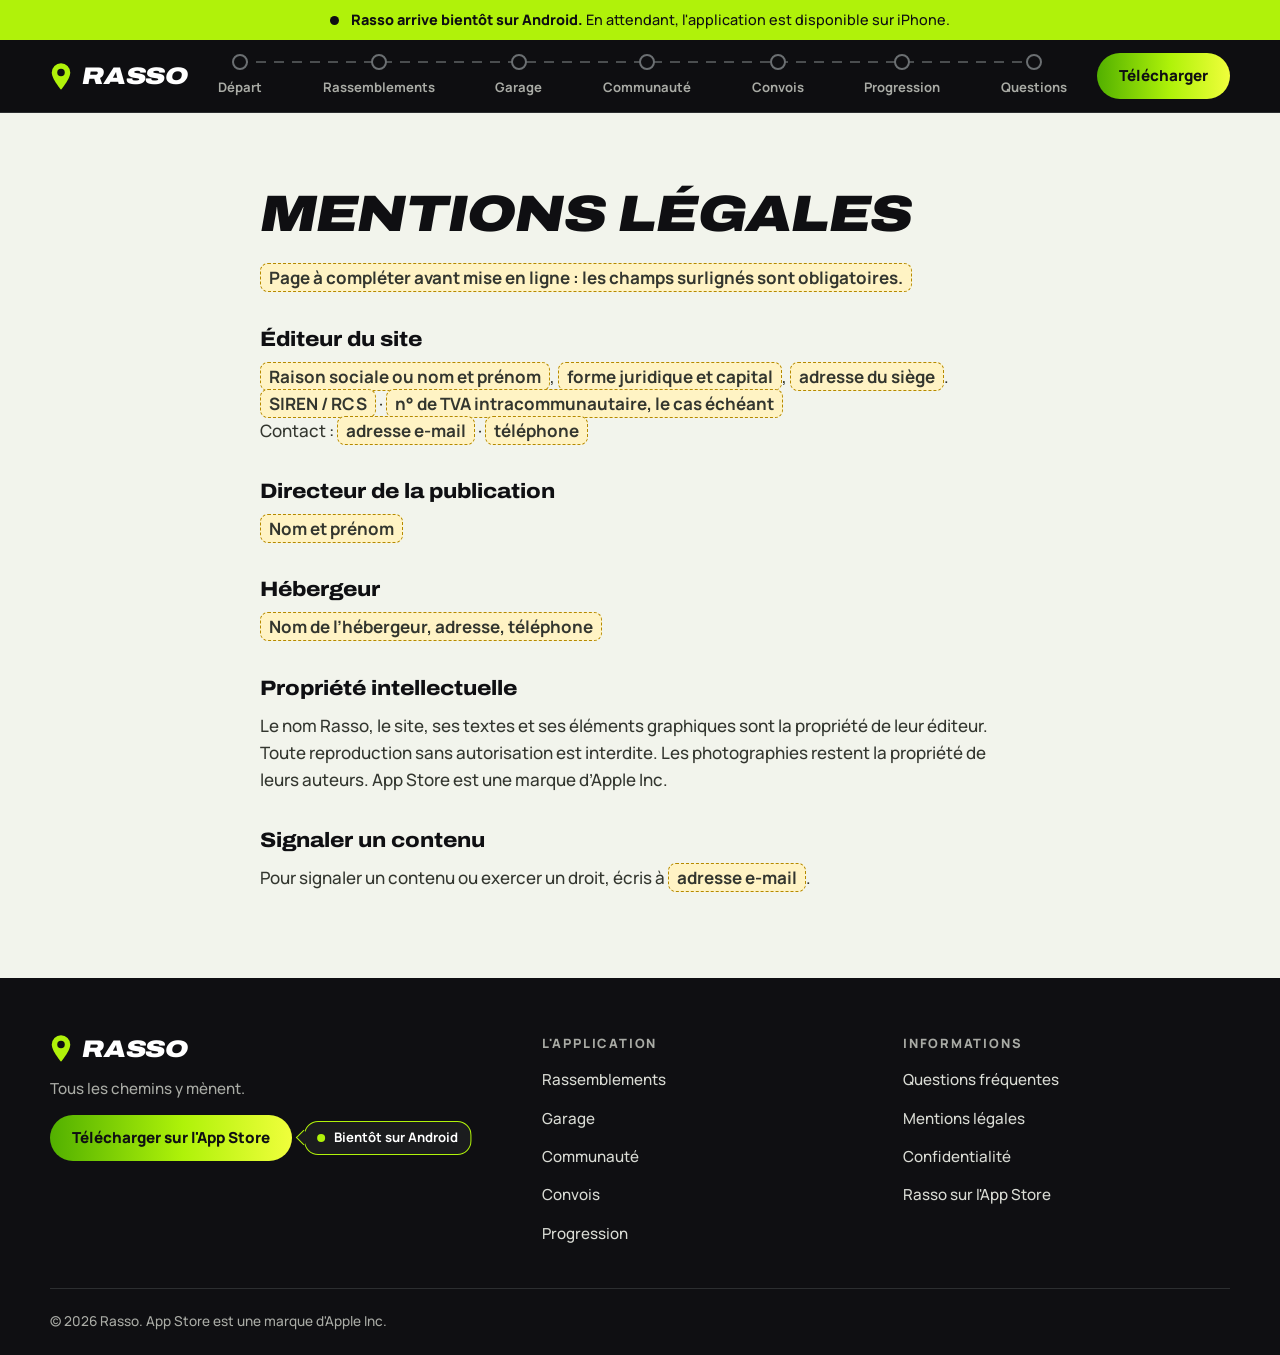
<file: mentions-legales.html>
<!DOCTYPE html>
<html lang="fr">
<head>
<meta charset="utf-8">
<meta name="viewport" content="width=device-width, initial-scale=1">
<title>Mentions légales – Rasso</title>
<meta name="description" content="Mentions légales du site Rasso : éditeur, hébergeur et propriété intellectuelle.">
<link rel="canonical" href="https://henrybdz.github.io/Rasso-APP/mentions-legales.html">
<meta name="robots" content="noindex, nofollow">
<meta name="theme-color" content="#0F0F12">
<meta name="color-scheme" content="dark">
<meta name="apple-itunes-app" content="app-id=6758964694">
<meta property="og:type" content="website">
<meta property="og:locale" content="fr_FR">
<meta property="og:site_name" content="Rasso">
<meta property="og:title" content="Mentions légales – Rasso">
<meta property="og:description" content="Mentions légales du site Rasso : éditeur, hébergeur et propriété intellectuelle.">
<meta property="og:url" content="https://henrybdz.github.io/Rasso-APP/mentions-legales.html">
<meta property="og:image" content="https://henrybdz.github.io/Rasso-APP/img/og.jpg">
<meta property="og:image:width" content="1200">
<meta property="og:image:height" content="630">
<meta name="twitter:card" content="summary_large_image">
<link rel="icon" href="favicon.svg" type="image/svg+xml">
<link rel="manifest" href="site.webmanifest">
<link rel="preload" href="fonts/archivo-italic.woff2" as="font" type="font/woff2" crossorigin>
<link rel="preload" href="fonts/manrope.woff2" as="font" type="font/woff2" crossorigin>
<link rel="stylesheet" href="css/site.css?v=bcd4eb74">
</head>
<body>
<a class="skip" href="#contenu">Aller au contenu</a>
<div class="announce" role="note"><div class="wrap announce-in"><i aria-hidden="true"></i><p><b>Rasso arrive bientôt sur Android.</b> <span>En attendant, l'application est disponible sur iPhone.</span></p></div></div>
<header class="top">
  <div class="wrap top-in">
    <a class="brand" href="index.html" aria-label="Rasso, accueil"><svg class="pin" viewBox="0 0 100 130" aria-hidden="true"><path d="M50,126 C50,126 8,78 8,48 A42,42 0 1 1 92,48 C92,78 50,126 50,126 Z"/><circle cx="50" cy="48" r="17"/></svg><span>RASSO</span></a>
    <nav class="route-nav" id="nav" aria-label="Navigation principale"><ol><li><a href="index.html"><i aria-hidden="true"></i><span>Départ</span></a></li><li><a href="rassemblements.html"><i aria-hidden="true"></i><span>Rassemblements</span></a></li><li><a href="garage.html"><i aria-hidden="true"></i><span>Garage</span></a></li><li><a href="communaute.html"><i aria-hidden="true"></i><span>Communauté</span></a></li><li><a href="convois.html"><i aria-hidden="true"></i><span>Convois</span></a></li><li><a href="progression.html"><i aria-hidden="true"></i><span>Progression</span></a></li><li><a href="questions.html"><i aria-hidden="true"></i><span>Questions</span></a></li></ol></nav>
    <a class="btn btn-lime top-cta" href="https://apps.apple.com/fr/app/rasso/id6758964694" rel="noopener">Télécharger</a>
    <button class="burger" id="burger" type="button" aria-expanded="false" aria-controls="nav"><span class="sr">Menu</span><i></i><i></i><i></i></button>
  </div>
</header>
<main id="contenu">
<section class="legal paper"><div class="wrap"><h1>Mentions légales</h1>
<p><span class="todo">Page à compléter avant mise en ligne : les champs surlignés sont obligatoires.</span></p>
<h2>Éditeur du site</h2><p><span class="todo">Raison sociale ou nom et prénom</span>, <span class="todo">forme juridique et capital</span>, <span class="todo">adresse du siège</span>.<br><span class="todo">SIREN / RCS</span> · <span class="todo">n° de TVA intracommunautaire, le cas échéant</span><br>Contact : <span class="todo">adresse e-mail</span> · <span class="todo">téléphone</span></p>
<h2>Directeur de la publication</h2><p><span class="todo">Nom et prénom</span></p>
<h2>Hébergeur</h2><p><span class="todo">Nom de l’hébergeur, adresse, téléphone</span></p>
<h2>Propriété intellectuelle</h2><p>Le nom Rasso, le site, ses textes et ses éléments graphiques sont la propriété de leur éditeur. Toute reproduction sans autorisation est interdite. Les photographies restent la propriété de leurs auteurs. App Store est une marque d’Apple Inc.</p>
<h2>Signaler un contenu</h2><p>Pour signaler un contenu ou exercer un droit, écris à <span class="todo">adresse e-mail</span>.</p></div></section>
</main>
<footer class="foot dark">
  <div class="wrap foot-in">
    <div><a class="brand" href="index.html" aria-label="Rasso, accueil"><svg class="pin" viewBox="0 0 100 130" aria-hidden="true"><path d="M50,126 C50,126 8,78 8,48 A42,42 0 1 1 92,48 C92,78 50,126 50,126 Z"/><circle cx="50" cy="48" r="17"/></svg><span>RASSO</span></a><p class="foot-tag">Tous les chemins y mènent.</p><span class="dl"><a class="btn btn-lime " href="https://apps.apple.com/fr/app/rasso/id6758964694" rel="noopener">Télécharger sur l'App Store</a><span class="soon" role="note"><i aria-hidden="true"></i>Bientôt sur Android</span></span></div>
    <nav aria-label="Application"><h3>L'application</h3><a href="rassemblements.html">Rassemblements</a><a href="garage.html">Garage</a><a href="communaute.html">Communauté</a><a href="convois.html">Convois</a><a href="progression.html">Progression</a></nav>
    <nav aria-label="Informations"><h3>Informations</h3><a href="questions.html">Questions fréquentes</a><a href="mentions-legales.html">Mentions légales</a><a href="confidentialite.html">Confidentialité</a><a href="https://apps.apple.com/fr/app/rasso/id6758964694" rel="noopener">Rasso sur l'App Store</a></nav>
  </div>
  <div class="wrap foot-end"><p>© 2026 Rasso. App Store est une marque d'Apple Inc.</p></div>
</footer>
<script src="js/vendor/gsap.min.js" defer></script>
<script src="js/vendor/ScrollTrigger.min.js" defer></script>
<script src="js/vendor/MotionPathPlugin.min.js" defer></script>
<script src="js/site.js?v=bcd4eb74" defer></script>
<script src="js/anim.js?v=bcd4eb74" defer></script>
</body>
</html>
</file>
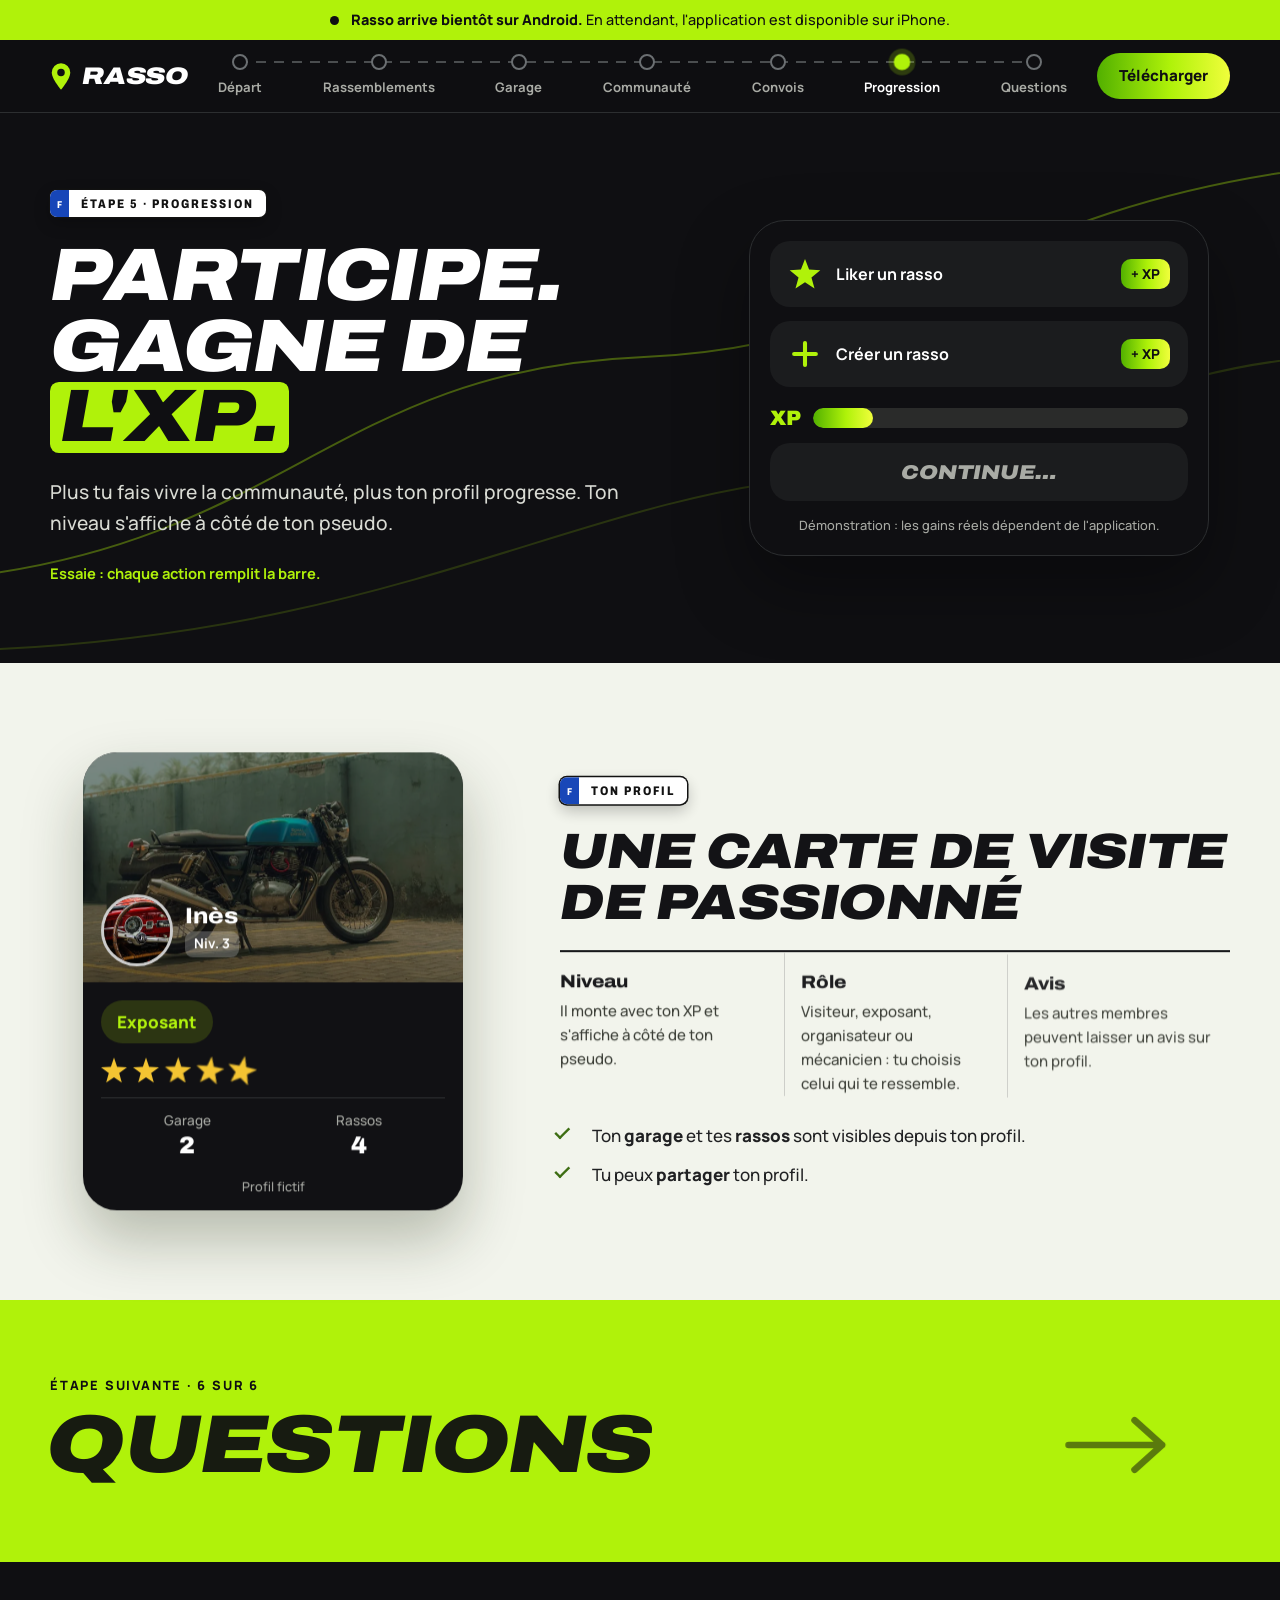
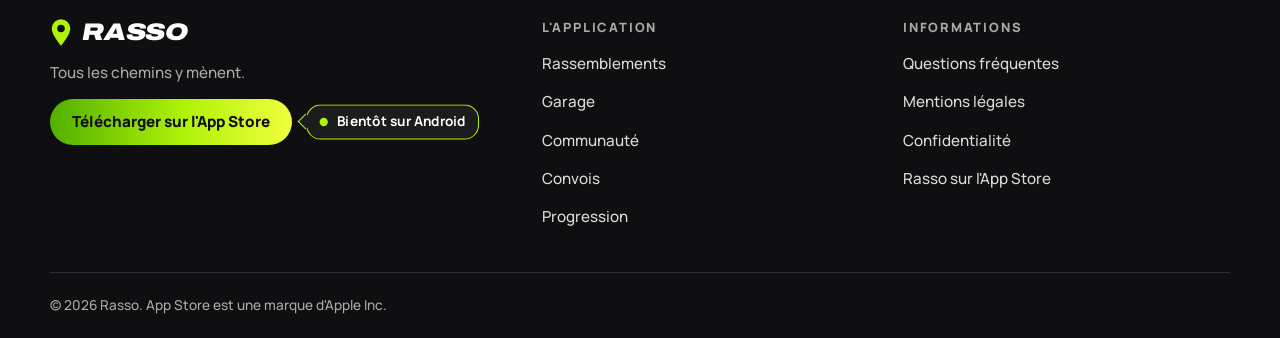
<file: progression.html>
<!DOCTYPE html>
<html lang="fr">
<head>
<meta charset="utf-8">
<meta name="viewport" content="width=device-width, initial-scale=1">
<title>XP, niveaux, rôle et avis : ton profil de passionné – Rasso</title>
<meta name="description" content="Sur Rasso, tu gagnes de l'expérience en likant et en créant des rassemblements, tu montes de niveau, tu affiches ton rôle et tu reçois des avis sur ton profil.">
<link rel="canonical" href="https://henrybdz.github.io/Rasso-APP/progression.html">
<meta name="robots" content="noindex, nofollow">
<meta name="theme-color" content="#0F0F12">
<meta name="color-scheme" content="dark">
<meta name="apple-itunes-app" content="app-id=6758964694">
<meta property="og:type" content="website">
<meta property="og:locale" content="fr_FR">
<meta property="og:site_name" content="Rasso">
<meta property="og:title" content="XP, niveaux, rôle et avis : ton profil de passionné – Rasso">
<meta property="og:description" content="Sur Rasso, tu gagnes de l'expérience en likant et en créant des rassemblements, tu montes de niveau, tu affiches ton rôle et tu reçois des avis sur ton profil.">
<meta property="og:url" content="https://henrybdz.github.io/Rasso-APP/progression.html">
<meta property="og:image" content="https://henrybdz.github.io/Rasso-APP/img/og.jpg">
<meta property="og:image:width" content="1200">
<meta property="og:image:height" content="630">
<meta name="twitter:card" content="summary_large_image">
<link rel="icon" href="favicon.svg" type="image/svg+xml">
<link rel="manifest" href="site.webmanifest">
<link rel="preload" href="fonts/archivo-italic.woff2" as="font" type="font/woff2" crossorigin>
<link rel="preload" href="fonts/manrope.woff2" as="font" type="font/woff2" crossorigin>
<link rel="stylesheet" href="css/site.css?v=bcd4eb74">
</head>
<body>
<a class="skip" href="#contenu">Aller au contenu</a>
<div class="announce" role="note"><div class="wrap announce-in"><i aria-hidden="true"></i><p><b>Rasso arrive bientôt sur Android.</b> <span>En attendant, l'application est disponible sur iPhone.</span></p></div></div>
<header class="top">
  <div class="wrap top-in">
    <a class="brand" href="index.html" aria-label="Rasso, accueil"><svg class="pin" viewBox="0 0 100 130" aria-hidden="true"><path d="M50,126 C50,126 8,78 8,48 A42,42 0 1 1 92,48 C92,78 50,126 50,126 Z"/><circle cx="50" cy="48" r="17"/></svg><span>RASSO</span></a>
    <nav class="route-nav" id="nav" aria-label="Navigation principale"><ol><li><a href="index.html"><i aria-hidden="true"></i><span>Départ</span></a></li><li><a href="rassemblements.html"><i aria-hidden="true"></i><span>Rassemblements</span></a></li><li><a href="garage.html"><i aria-hidden="true"></i><span>Garage</span></a></li><li><a href="communaute.html"><i aria-hidden="true"></i><span>Communauté</span></a></li><li><a href="convois.html"><i aria-hidden="true"></i><span>Convois</span></a></li><li><a href="progression.html" aria-current="page"><i aria-hidden="true"></i><span>Progression</span></a></li><li><a href="questions.html"><i aria-hidden="true"></i><span>Questions</span></a></li></ol></nav>
    <a class="btn btn-lime top-cta" href="https://apps.apple.com/fr/app/rasso/id6758964694" rel="noopener">Télécharger</a>
    <button class="burger" id="burger" type="button" aria-expanded="false" aria-controls="nav"><span class="sr">Menu</span><i></i><i></i><i></i></button>
  </div>
</header>
<main id="contenu">
<section class="phero dark"><svg class="road" viewBox="0 0 1440 900" preserveAspectRatio="none" aria-hidden="true"><path d="M-40,760 C 320,700 380,420 720,400 C 1040,380 1100,160 1480,90"/><path d="M-40,880 C 420,860 640,640 900,600 C 1160,560 1280,420 1480,400"/></svg>
  <div class="wrap phero-in">
    <div class="phero-txt"><p class="plate"><i aria-hidden="true">F</i><span>Étape 5 · Progression</span></p><h1>Participe.<br>Gagne de <mark>l'XP.</mark></h1><p class="lead">Plus tu fais vivre la communauté, plus ton profil progresse. Ton niveau s'affiche à côté de ton pseudo.</p><p class="hint">Essaie : chaque action remplit la barre.</p></div>
    <div class="phero-vis">
      <div class="ui xp" id="xp">
        <button type="button" class="xrow" data-xp="34"><svg viewBox="0 0 100 100" aria-hidden="true"><path d="M50 6 L62 37 L95 39 L69 60 L78 93 L50 74 L22 93 L31 60 L5 39 L38 37 Z"/></svg><b>Liker un rasso</b><span>+ XP</span></button>
        <button type="button" class="xrow" data-xp="50"><svg viewBox="0 0 100 100" aria-hidden="true" class="plus"><path d="M50 18 V82 M18 50 H82"/></svg><b>Créer un rasso</b><span>+ XP</span></button>
        <div class="xbar"><span>XP</span><i><b id="xfill"></b></i></div>
        <div class="lvl" id="lvl" aria-live="polite">Continue…</div>
        <p class="ui-note">Démonstration : les gains réels dépendent de l'application.</p>
      </div>
    </div>
  </div>
</section>
<section class="profil paper">
  <div class="wrap profil-in">
    <div class="pcard">
      <div class="pcard-top"><img src="img/moto-cafe-racer.webp" width="900" height="879" alt="" loading="lazy"><div class="pid"><img src="img/profil-moi.webp" width="240" height="240" alt="" loading="lazy"><div><b>Inès</b><span class="niv">Niv. 3</span></div></div></div>
      <div class="pcard-b"><span class="role">Exposant</span><div class="stars" role="img" aria-label="Avis des membres : cinq étoiles"><i></i><i></i><i></i><i></i><i></i></div><dl><div><dt>Garage</dt><dd>2</dd></div><div><dt>Rassos</dt><dd>4</dd></div></dl></div>
      <p class="ui-note">Profil fictif</p>
    </div>
    <div class="profil-txt"><p class="plate"><i aria-hidden="true">F</i><span>Ton profil</span></p><h2 class="h2">Une carte de visite de passionné</h2>
      <div class="trio"><div><h3>Niveau</h3><p>Il monte avec ton XP et s'affiche à côté de ton pseudo.</p></div><div><h3>Rôle</h3><p>Visiteur, exposant, organisateur ou mécanicien : tu choisis celui qui te ressemble.</p></div><div><h3>Avis</h3><p>Les autres membres peuvent laisser un avis sur ton profil.</p></div></div>
      <ul class="ticks"><li>Ton <b>garage</b> et tes <b>rassos</b> sont visibles depuis ton profil.</li><li>Tu peux <b>partager</b> ton profil.</li></ul>
    </div>
  </div>
</section>
<section class="next"><div class="wrap next-in"><p>Étape suivante · 6 sur 6</p><a href="questions.html"><span>Questions</span><svg class="arr" viewBox="0 0 40 24" aria-hidden="true"><path d="M2 12 H36 M26 3 L36 12 L26 21"/></svg></a></div></section>
</main>
<footer class="foot dark">
  <div class="wrap foot-in">
    <div><a class="brand" href="index.html" aria-label="Rasso, accueil"><svg class="pin" viewBox="0 0 100 130" aria-hidden="true"><path d="M50,126 C50,126 8,78 8,48 A42,42 0 1 1 92,48 C92,78 50,126 50,126 Z"/><circle cx="50" cy="48" r="17"/></svg><span>RASSO</span></a><p class="foot-tag">Tous les chemins y mènent.</p><span class="dl"><a class="btn btn-lime " href="https://apps.apple.com/fr/app/rasso/id6758964694" rel="noopener">Télécharger sur l'App Store</a><span class="soon" role="note"><i aria-hidden="true"></i>Bientôt sur Android</span></span></div>
    <nav aria-label="Application"><h3>L'application</h3><a href="rassemblements.html">Rassemblements</a><a href="garage.html">Garage</a><a href="communaute.html">Communauté</a><a href="convois.html">Convois</a><a href="progression.html">Progression</a></nav>
    <nav aria-label="Informations"><h3>Informations</h3><a href="questions.html">Questions fréquentes</a><a href="mentions-legales.html">Mentions légales</a><a href="confidentialite.html">Confidentialité</a><a href="https://apps.apple.com/fr/app/rasso/id6758964694" rel="noopener">Rasso sur l'App Store</a></nav>
  </div>
  <div class="wrap foot-end"><p>© 2026 Rasso. App Store est une marque d'Apple Inc.</p></div>
</footer>
<script src="js/vendor/gsap.min.js" defer></script>
<script src="js/vendor/ScrollTrigger.min.js" defer></script>
<script src="js/vendor/MotionPathPlugin.min.js" defer></script>
<script src="js/site.js?v=bcd4eb74" defer></script>
<script src="js/anim.js?v=bcd4eb74" defer></script>
</body>
</html>
</file>
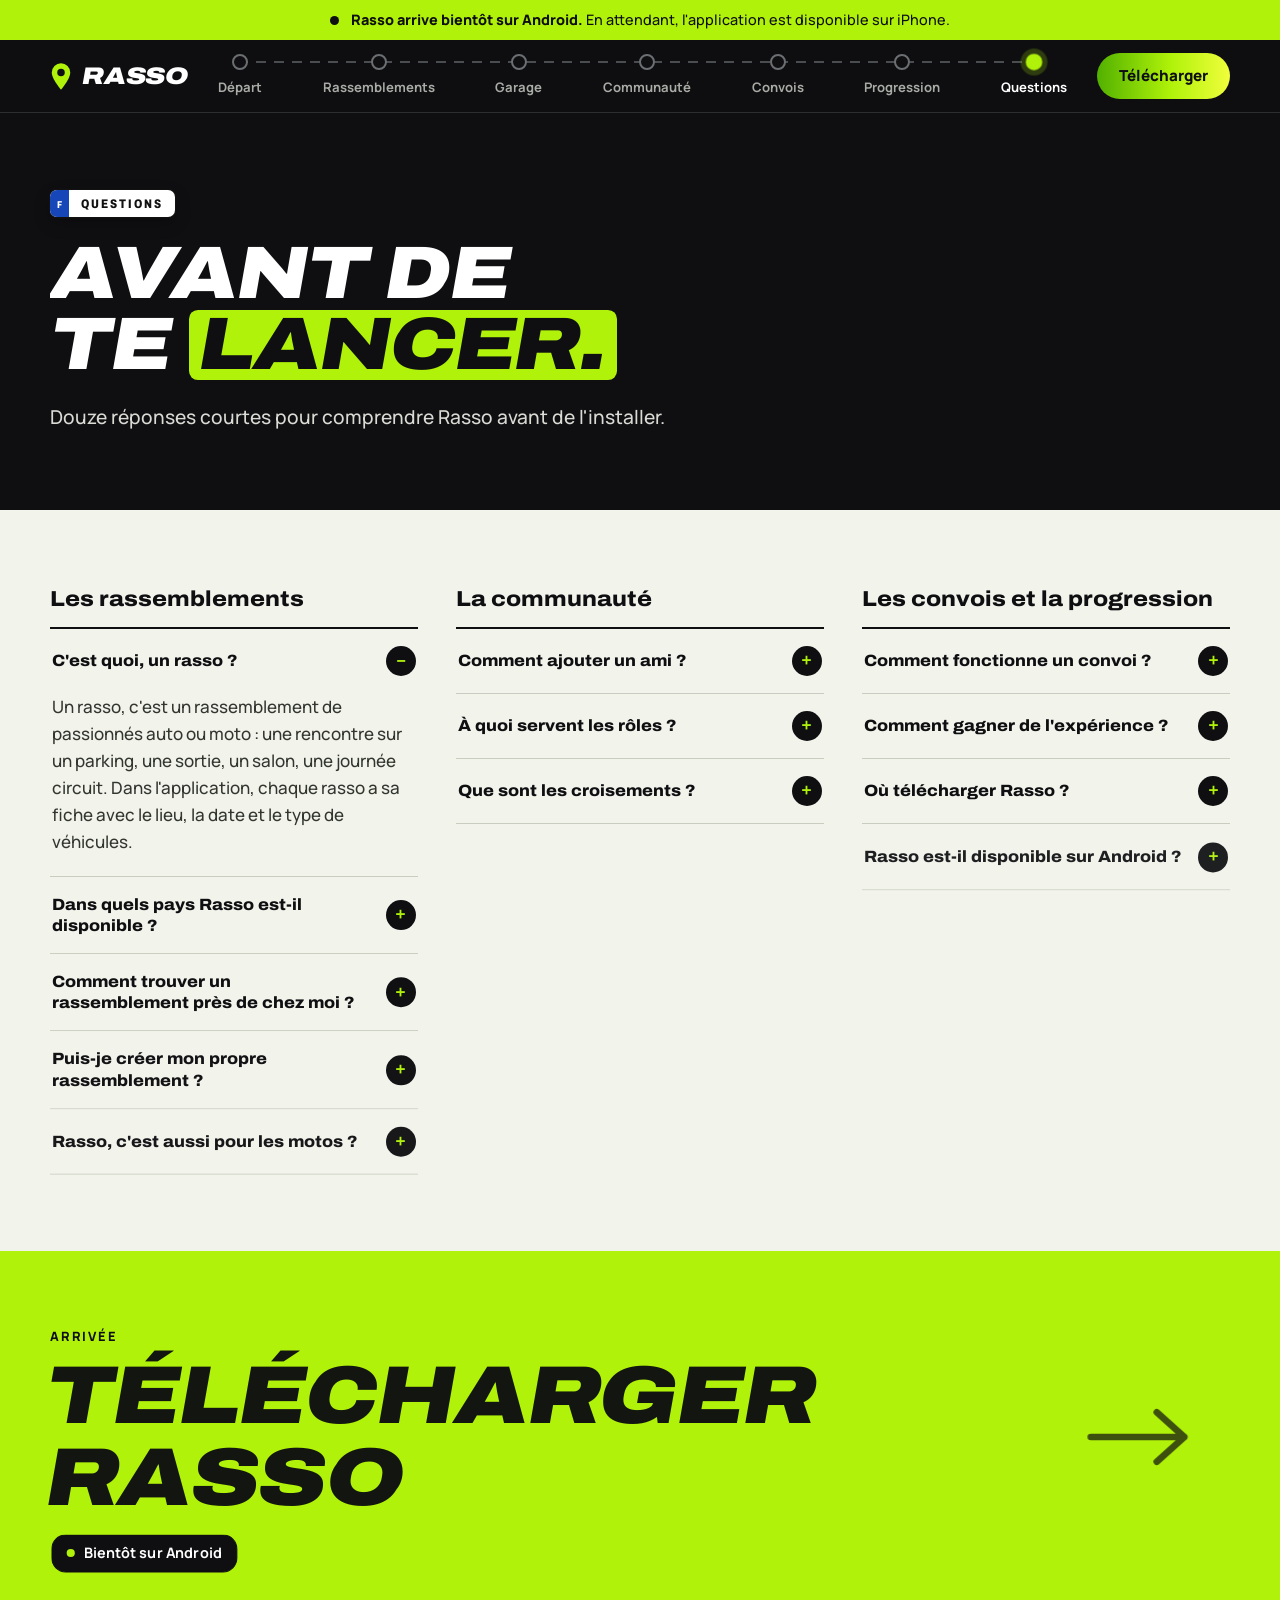
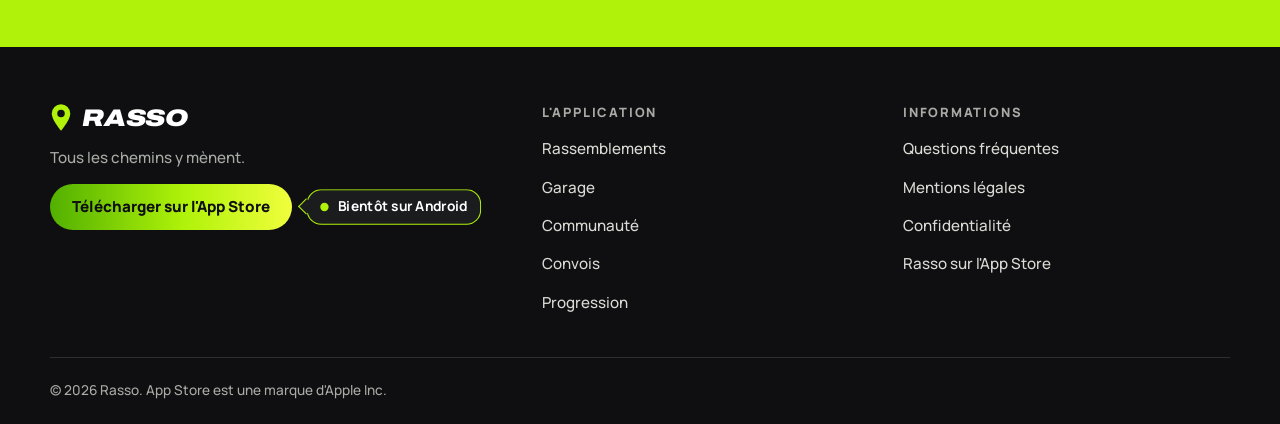
<file: questions.html>
<!DOCTYPE html>
<html lang="fr">
<head>
<meta charset="utf-8">
<meta name="viewport" content="width=device-width, initial-scale=1">
<title>Questions fréquentes sur l'application Rasso</title>
<meta name="description" content="Les réponses aux questions sur Rasso : rassemblements auto et moto, création d'un rasso, amis et swipe, rôles, croisements, convois, expérience et téléchargement.">
<link rel="canonical" href="https://henrybdz.github.io/Rasso-APP/questions.html">
<meta name="robots" content="noindex, nofollow">
<meta name="theme-color" content="#0F0F12">
<meta name="color-scheme" content="dark">
<meta name="apple-itunes-app" content="app-id=6758964694">
<meta property="og:type" content="website">
<meta property="og:locale" content="fr_FR">
<meta property="og:site_name" content="Rasso">
<meta property="og:title" content="Questions fréquentes sur l'application Rasso">
<meta property="og:description" content="Les réponses aux questions sur Rasso : rassemblements auto et moto, création d'un rasso, amis et swipe, rôles, croisements, convois, expérience et téléchargement.">
<meta property="og:url" content="https://henrybdz.github.io/Rasso-APP/questions.html">
<meta property="og:image" content="https://henrybdz.github.io/Rasso-APP/img/og.jpg">
<meta property="og:image:width" content="1200">
<meta property="og:image:height" content="630">
<meta name="twitter:card" content="summary_large_image">
<link rel="icon" href="favicon.svg" type="image/svg+xml">
<link rel="manifest" href="site.webmanifest">
<link rel="preload" href="fonts/archivo-italic.woff2" as="font" type="font/woff2" crossorigin>
<link rel="preload" href="fonts/manrope.woff2" as="font" type="font/woff2" crossorigin>
<link rel="stylesheet" href="css/site.css?v=bcd4eb74">
<script type="application/ld+json">{"@context": "https://schema.org", "@type": "FAQPage", "mainEntity": [{"@type": "Question", "name": "C'est quoi, un rasso ?", "acceptedAnswer": {"@type": "Answer", "text": "Un rasso, c'est un rassemblement de passionnés auto ou moto : une rencontre sur un parking, une sortie, un salon, une journée circuit. Dans l'application, chaque rasso a sa fiche avec le lieu, la date et le type de véhicules."}}, {"@type": "Question", "name": "Dans quels pays Rasso est-il disponible ?", "acceptedAnswer": {"@type": "Answer", "text": "Rasso est disponible en France et au Luxembourg. D'autres pays sont à venir."}}, {"@type": "Question", "name": "Comment trouver un rassemblement près de chez moi ?", "acceptedAnswer": {"@type": "Answer", "text": "Ouvre Explorer : la carte affiche les rassemblements en France et au Luxembourg. Tu peux aussi filtrer la liste par ton département, ou chercher un département par son nom ou son code."}}, {"@type": "Question", "name": "Puis-je créer mon propre rassemblement ?", "acceptedAnswer": {"@type": "Answer", "text": "Oui. Le bouton Créer te permet de publier ton rasso, et l'espace Gérer mes Rassos regroupe ceux que tu organises."}}, {"@type": "Question", "name": "Rasso, c'est aussi pour les motos ?", "acceptedAnswer": {"@type": "Answer", "text": "Oui. Rasso s'adresse aux passionnés auto et moto. Chaque rassemblement indique le type de véhicules concerné."}}, {"@type": "Question", "name": "Comment ajouter un ami ?", "acceptedAnswer": {"@type": "Answer", "text": "Dans la découverte, swipe à droite sur un garage qui te plaît pour envoyer une demande d'ami à son propriétaire, ou à gauche pour passer. Tu peux aussi chercher quelqu'un par son pseudo. L'amitié est créée quand la demande est acceptée."}}, {"@type": "Question", "name": "À quoi servent les rôles ?", "acceptedAnswer": {"@type": "Answer", "text": "Ton rôle (visiteur, exposant, organisateur ou mécanicien) s'affiche sur ton profil. Il aide les autres membres à savoir ce que tu viens chercher, et permet de filtrer les membres."}}, {"@type": "Question", "name": "Que sont les croisements ?", "acceptedAnswer": {"@type": "Answer", "text": "Quand tu as croisé un ami, Rasso te permet de retrouver l'endroit sur la carte."}}, {"@type": "Question", "name": "Comment fonctionne un convoi ?", "acceptedAnswer": {"@type": "Answer", "text": "Un convoi est une balade en groupe avec un point de rendez-vous. Tu choisis un départ, une destination et un type de trajet : virages, autoroute ou équilibré. Tu peux aussi rejoindre un convoi près de toi."}}, {"@type": "Question", "name": "Comment gagner de l'expérience ?", "acceptedAnswer": {"@type": "Answer", "text": "Tu gagnes de l'XP en participant à la vie de l'application, par exemple en ajoutant un rasso à tes favoris ou en créant le tien. L'XP fait monter ton niveau, affiché sur ton profil."}}, {"@type": "Question", "name": "Où télécharger Rasso ?", "acceptedAnswer": {"@type": "Answer", "text": "Rasso est disponible sur l'App Store pour iPhone. La version Android arrive bientôt."}}, {"@type": "Question", "name": "Rasso est-il disponible sur Android ?", "acceptedAnswer": {"@type": "Answer", "text": "Pas encore : la version Android arrive bientôt. En attendant, Rasso est disponible sur iPhone, sur l'App Store."}}]}</script>
</head>
<body>
<a class="skip" href="#contenu">Aller au contenu</a>
<div class="announce" role="note"><div class="wrap announce-in"><i aria-hidden="true"></i><p><b>Rasso arrive bientôt sur Android.</b> <span>En attendant, l'application est disponible sur iPhone.</span></p></div></div>
<header class="top">
  <div class="wrap top-in">
    <a class="brand" href="index.html" aria-label="Rasso, accueil"><svg class="pin" viewBox="0 0 100 130" aria-hidden="true"><path d="M50,126 C50,126 8,78 8,48 A42,42 0 1 1 92,48 C92,78 50,126 50,126 Z"/><circle cx="50" cy="48" r="17"/></svg><span>RASSO</span></a>
    <nav class="route-nav" id="nav" aria-label="Navigation principale"><ol><li><a href="index.html"><i aria-hidden="true"></i><span>Départ</span></a></li><li><a href="rassemblements.html"><i aria-hidden="true"></i><span>Rassemblements</span></a></li><li><a href="garage.html"><i aria-hidden="true"></i><span>Garage</span></a></li><li><a href="communaute.html"><i aria-hidden="true"></i><span>Communauté</span></a></li><li><a href="convois.html"><i aria-hidden="true"></i><span>Convois</span></a></li><li><a href="progression.html"><i aria-hidden="true"></i><span>Progression</span></a></li><li><a href="questions.html" aria-current="page"><i aria-hidden="true"></i><span>Questions</span></a></li></ol></nav>
    <a class="btn btn-lime top-cta" href="https://apps.apple.com/fr/app/rasso/id6758964694" rel="noopener">Télécharger</a>
    <button class="burger" id="burger" type="button" aria-expanded="false" aria-controls="nav"><span class="sr">Menu</span><i></i><i></i><i></i></button>
  </div>
</header>
<main id="contenu">
<section class="qhero dark"><div class="wrap"><p class="plate"><i aria-hidden="true">F</i><span>Questions</span></p><h1>Avant de<br>te <mark>lancer.</mark></h1><p class="lead">Douze réponses courtes pour comprendre Rasso avant de l'installer.</p></div></section>
<section class="faq paper"><div class="wrap faq-g"><div class="faq-col"><h2 class="h3">Les rassemblements</h2><details open><summary>C'est quoi, un rasso ?</summary><p>Un rasso, c'est un rassemblement de passionnés auto ou moto : une rencontre sur un parking, une sortie, un salon, une journée circuit. Dans l'application, chaque rasso a sa fiche avec le lieu, la date et le type de véhicules.</p></details><details><summary>Dans quels pays Rasso est-il disponible ?</summary><p>Rasso est disponible en France et au Luxembourg. D'autres pays sont à venir.</p></details><details><summary>Comment trouver un rassemblement près de chez moi ?</summary><p>Ouvre Explorer : la carte affiche les rassemblements en France et au Luxembourg. Tu peux aussi filtrer la liste par ton département, ou chercher un département par son nom ou son code.</p></details><details><summary>Puis-je créer mon propre rassemblement ?</summary><p>Oui. Le bouton Créer te permet de publier ton rasso, et l'espace Gérer mes Rassos regroupe ceux que tu organises.</p></details><details><summary>Rasso, c'est aussi pour les motos ?</summary><p>Oui. Rasso s'adresse aux passionnés auto et moto. Chaque rassemblement indique le type de véhicules concerné.</p></details></div><div class="faq-col"><h2 class="h3">La communauté</h2><details><summary>Comment ajouter un ami ?</summary><p>Dans la découverte, swipe à droite sur un garage qui te plaît pour envoyer une demande d'ami à son propriétaire, ou à gauche pour passer. Tu peux aussi chercher quelqu'un par son pseudo. L'amitié est créée quand la demande est acceptée.</p></details><details><summary>À quoi servent les rôles ?</summary><p>Ton rôle (visiteur, exposant, organisateur ou mécanicien) s'affiche sur ton profil. Il aide les autres membres à savoir ce que tu viens chercher, et permet de filtrer les membres.</p></details><details><summary>Que sont les croisements ?</summary><p>Quand tu as croisé un ami, Rasso te permet de retrouver l'endroit sur la carte.</p></details></div><div class="faq-col"><h2 class="h3">Les convois et la progression</h2><details><summary>Comment fonctionne un convoi ?</summary><p>Un convoi est une balade en groupe avec un point de rendez-vous. Tu choisis un départ, une destination et un type de trajet : virages, autoroute ou équilibré. Tu peux aussi rejoindre un convoi près de toi.</p></details><details><summary>Comment gagner de l'expérience ?</summary><p>Tu gagnes de l'XP en participant à la vie de l'application, par exemple en ajoutant un rasso à tes favoris ou en créant le tien. L'XP fait monter ton niveau, affiché sur ton profil.</p></details><details><summary>Où télécharger Rasso ?</summary><p>Rasso est disponible sur l'App Store pour iPhone. La version Android arrive bientôt.</p></details><details><summary>Rasso est-il disponible sur Android ?</summary><p>Pas encore : la version Android arrive bientôt. En attendant, Rasso est disponible sur iPhone, sur l'App Store.</p></details></div></div></section>
<section class="next"><div class="wrap next-in"><p>Arrivée</p><a href="https://apps.apple.com/fr/app/rasso/id6758964694" rel="noopener"><span>Télécharger Rasso</span><svg class="arr" viewBox="0 0 40 24" aria-hidden="true"><path d="M2 12 H36 M26 3 L36 12 L26 21"/></svg></a><span class="soon" role="note"><i aria-hidden="true"></i>Bientôt sur Android</span></div></section>
</main>
<footer class="foot dark">
  <div class="wrap foot-in">
    <div><a class="brand" href="index.html" aria-label="Rasso, accueil"><svg class="pin" viewBox="0 0 100 130" aria-hidden="true"><path d="M50,126 C50,126 8,78 8,48 A42,42 0 1 1 92,48 C92,78 50,126 50,126 Z"/><circle cx="50" cy="48" r="17"/></svg><span>RASSO</span></a><p class="foot-tag">Tous les chemins y mènent.</p><span class="dl"><a class="btn btn-lime " href="https://apps.apple.com/fr/app/rasso/id6758964694" rel="noopener">Télécharger sur l'App Store</a><span class="soon" role="note"><i aria-hidden="true"></i>Bientôt sur Android</span></span></div>
    <nav aria-label="Application"><h3>L'application</h3><a href="rassemblements.html">Rassemblements</a><a href="garage.html">Garage</a><a href="communaute.html">Communauté</a><a href="convois.html">Convois</a><a href="progression.html">Progression</a></nav>
    <nav aria-label="Informations"><h3>Informations</h3><a href="questions.html">Questions fréquentes</a><a href="mentions-legales.html">Mentions légales</a><a href="confidentialite.html">Confidentialité</a><a href="https://apps.apple.com/fr/app/rasso/id6758964694" rel="noopener">Rasso sur l'App Store</a></nav>
  </div>
  <div class="wrap foot-end"><p>© 2026 Rasso. App Store est une marque d'Apple Inc.</p></div>
</footer>
<script src="js/vendor/gsap.min.js" defer></script>
<script src="js/vendor/ScrollTrigger.min.js" defer></script>
<script src="js/vendor/MotionPathPlugin.min.js" defer></script>
<script src="js/site.js?v=bcd4eb74" defer></script>
<script src="js/anim.js?v=bcd4eb74" defer></script>
</body>
</html>
</file>
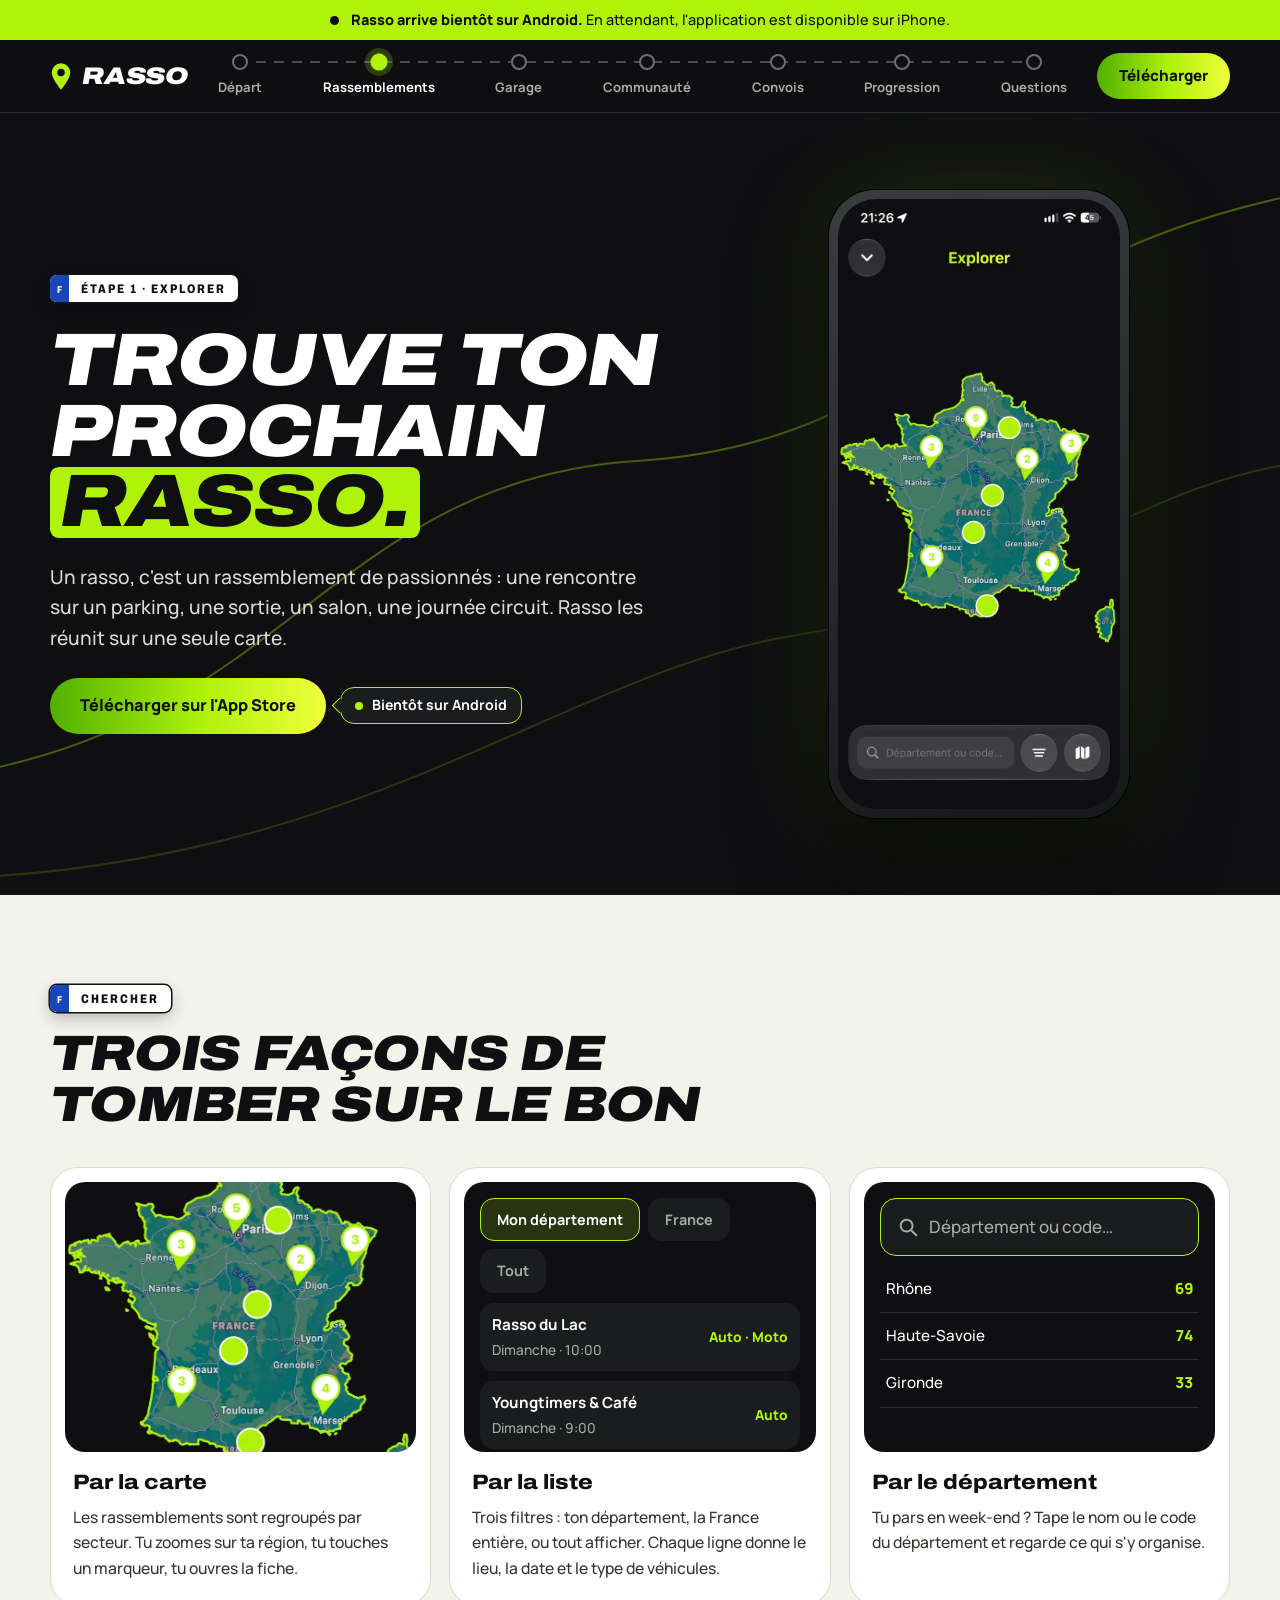
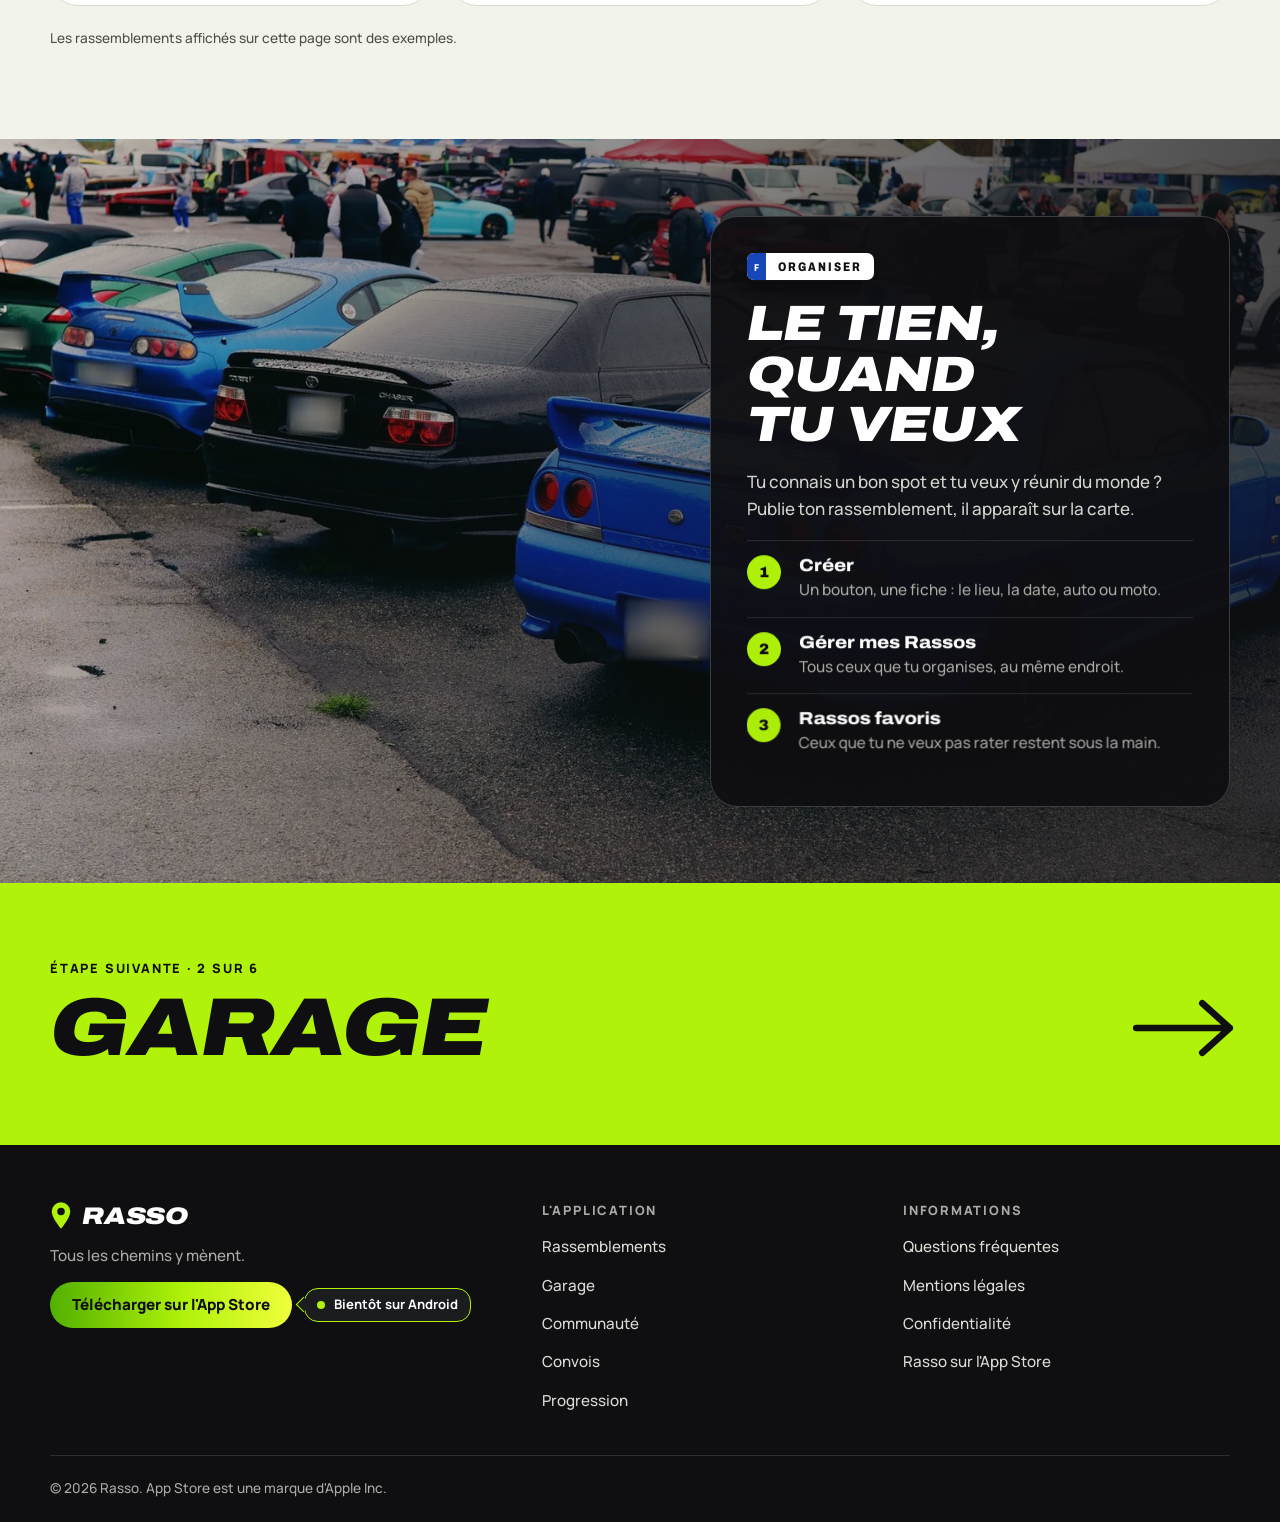
<file: rassemblements.html>
<!DOCTYPE html>
<html lang="fr">
<head>
<meta charset="utf-8">
<meta name="viewport" content="width=device-width, initial-scale=1">
<title>Rassemblements auto et moto près de chez toi – Rasso</title>
<meta name="description" content="Explore la carte des rassemblements auto et moto en France et au Luxembourg, filtre par département, garde tes favoris et crée ton propre rasso avec l'application Rasso.">
<link rel="canonical" href="https://henrybdz.github.io/Rasso-APP/rassemblements.html">
<meta name="robots" content="noindex, nofollow">
<meta name="theme-color" content="#0F0F12">
<meta name="color-scheme" content="dark">
<meta name="apple-itunes-app" content="app-id=6758964694">
<meta property="og:type" content="website">
<meta property="og:locale" content="fr_FR">
<meta property="og:site_name" content="Rasso">
<meta property="og:title" content="Rassemblements auto et moto près de chez toi – Rasso">
<meta property="og:description" content="Explore la carte des rassemblements auto et moto en France et au Luxembourg, filtre par département, garde tes favoris et crée ton propre rasso avec l'application Rasso.">
<meta property="og:url" content="https://henrybdz.github.io/Rasso-APP/rassemblements.html">
<meta property="og:image" content="https://henrybdz.github.io/Rasso-APP/img/og.jpg">
<meta property="og:image:width" content="1200">
<meta property="og:image:height" content="630">
<meta name="twitter:card" content="summary_large_image">
<link rel="icon" href="favicon.svg" type="image/svg+xml">
<link rel="manifest" href="site.webmanifest">
<link rel="preload" href="fonts/archivo-italic.woff2" as="font" type="font/woff2" crossorigin>
<link rel="preload" href="fonts/manrope.woff2" as="font" type="font/woff2" crossorigin>
<link rel="stylesheet" href="css/site.css?v=bcd4eb74">
</head>
<body>
<a class="skip" href="#contenu">Aller au contenu</a>
<div class="announce" role="note"><div class="wrap announce-in"><i aria-hidden="true"></i><p><b>Rasso arrive bientôt sur Android.</b> <span>En attendant, l'application est disponible sur iPhone.</span></p></div></div>
<header class="top">
  <div class="wrap top-in">
    <a class="brand" href="index.html" aria-label="Rasso, accueil"><svg class="pin" viewBox="0 0 100 130" aria-hidden="true"><path d="M50,126 C50,126 8,78 8,48 A42,42 0 1 1 92,48 C92,78 50,126 50,126 Z"/><circle cx="50" cy="48" r="17"/></svg><span>RASSO</span></a>
    <nav class="route-nav" id="nav" aria-label="Navigation principale"><ol><li><a href="index.html"><i aria-hidden="true"></i><span>Départ</span></a></li><li><a href="rassemblements.html" aria-current="page"><i aria-hidden="true"></i><span>Rassemblements</span></a></li><li><a href="garage.html"><i aria-hidden="true"></i><span>Garage</span></a></li><li><a href="communaute.html"><i aria-hidden="true"></i><span>Communauté</span></a></li><li><a href="convois.html"><i aria-hidden="true"></i><span>Convois</span></a></li><li><a href="progression.html"><i aria-hidden="true"></i><span>Progression</span></a></li><li><a href="questions.html"><i aria-hidden="true"></i><span>Questions</span></a></li></ol></nav>
    <a class="btn btn-lime top-cta" href="https://apps.apple.com/fr/app/rasso/id6758964694" rel="noopener">Télécharger</a>
    <button class="burger" id="burger" type="button" aria-expanded="false" aria-controls="nav"><span class="sr">Menu</span><i></i><i></i><i></i></button>
  </div>
</header>
<main id="contenu">
<section class="phero dark"><svg class="road" viewBox="0 0 1440 900" preserveAspectRatio="none" aria-hidden="true"><path d="M-40,760 C 320,700 380,420 720,400 C 1040,380 1100,160 1480,90"/><path d="M-40,880 C 420,860 640,640 900,600 C 1160,560 1280,420 1480,400"/></svg>
  <div class="wrap phero-in">
    <div class="phero-txt"><p class="plate"><i aria-hidden="true">F</i><span>Étape 1 · Explorer</span></p><h1>Trouve ton<br>prochain <mark>rasso.</mark></h1><p class="lead">Un rasso, c'est un rassemblement de passionnés : une rencontre sur un parking, une sortie, un salon, une journée circuit. Rasso les réunit sur une seule carte.</p><span class="dl"><a class="btn btn-lime btn-lg" href="https://apps.apple.com/fr/app/rasso/id6758964694" rel="noopener">Télécharger sur l'App Store</a><span class="soon" role="note"><i aria-hidden="true"></i>Bientôt sur Android</span></span></div>
    <div class="phero-vis"><div class="phone"><img src="img/ecran-carte.webp" width="720" height="1559" alt="Carte de France de l'écran Explorer, avec les rassemblements regroupés par secteur" fetchpriority="high"></div></div>
  </div>
</section>
<section class="tri paper">
  <div class="wrap">
    <div class="sec-h"><p class="plate"><i aria-hidden="true">F</i><span>Chercher</span></p><h2 class="h2">Trois façons de tomber sur le bon</h2></div>
    <div class="tri-g">
      <article class="tcard"><div class="tcard-v v-map"><img src="img/carte-france.webp" width="760" height="755" alt="La carte de France avec des marqueurs de rassemblements" loading="lazy"></div><h3>Par la carte</h3><p>Les rassemblements sont regroupés par secteur. Tu zoomes sur ta région, tu touches un marqueur, tu ouvres la fiche.</p></article>
      <article class="tcard"><div class="tcard-v v-list"><div class="pills" aria-hidden="true"><span class="pill on">Mon département</span><span class="pill">France</span><span class="pill">Tout</span></div><div class="rw"><b>Rasso du Lac</b><span>Dimanche · 10:00</span><em>Auto · Moto</em></div><div class="rw"><b>Youngtimers & Café</b><span>Dimanche · 9:00</span><em>Auto</em></div><div class="rw"><b>Sortie des Crêtes</b><span>Samedi · 14:00</span><em>Moto</em></div></div><h3>Par la liste</h3><p>Trois filtres : ton département, la France entière, ou tout afficher. Chaque ligne donne le lieu, la date et le type de véhicules.</p></article>
      <article class="tcard"><div class="tcard-v v-search"><div class="field" aria-hidden="true"><svg viewBox="0 0 24 24"><circle cx="10.5" cy="10.5" r="6.5"/><path d="M15.5 15.5 L21 21"/></svg><span>Département ou code…</span></div><div class="sug" aria-hidden="true"><span>Rhône</span><span>69</span><span>Haute-Savoie</span><span>74</span><span>Gironde</span><span>33</span></div></div><h3>Par le département</h3><p>Tu pars en week-end ? Tape le nom ou le code du département et regarde ce qui s'y organise.</p></article>
    </div>
    <p class="note">Les rassemblements affichés sur cette page sont des exemples.</p>
  </div>
</section>
<section class="orga dark">
  <div class="orga-photo"><img src="img/rassemblement-2.webp" width="1800" height="1200" alt="Sportives alignées sur un parking pendant un rassemblement, des passionnés autour" loading="lazy"></div>
  <div class="wrap orga-in">
    <div class="orga-card">
      <p class="plate"><i aria-hidden="true">F</i><span>Organiser</span></p>
      <h2 class="h2">Le tien, quand tu veux</h2>
      <p>Tu connais un bon spot et tu veux y réunir du monde ? Publie ton rassemblement, il apparaît sur la carte.</p>
      <ol class="steps"><li><b>Créer</b>Un bouton, une fiche : le lieu, la date, auto ou moto.</li><li><b>Gérer mes Rassos</b>Tous ceux que tu organises, au même endroit.</li><li><b>Rassos favoris</b>Ceux que tu ne veux pas rater restent sous la main.</li></ol>
    </div>
  </div>
</section>
<section class="next"><div class="wrap next-in"><p>Étape suivante · 2 sur 6</p><a href="garage.html"><span>Garage</span><svg class="arr" viewBox="0 0 40 24" aria-hidden="true"><path d="M2 12 H36 M26 3 L36 12 L26 21"/></svg></a></div></section>
</main>
<footer class="foot dark">
  <div class="wrap foot-in">
    <div><a class="brand" href="index.html" aria-label="Rasso, accueil"><svg class="pin" viewBox="0 0 100 130" aria-hidden="true"><path d="M50,126 C50,126 8,78 8,48 A42,42 0 1 1 92,48 C92,78 50,126 50,126 Z"/><circle cx="50" cy="48" r="17"/></svg><span>RASSO</span></a><p class="foot-tag">Tous les chemins y mènent.</p><span class="dl"><a class="btn btn-lime " href="https://apps.apple.com/fr/app/rasso/id6758964694" rel="noopener">Télécharger sur l'App Store</a><span class="soon" role="note"><i aria-hidden="true"></i>Bientôt sur Android</span></span></div>
    <nav aria-label="Application"><h3>L'application</h3><a href="rassemblements.html">Rassemblements</a><a href="garage.html">Garage</a><a href="communaute.html">Communauté</a><a href="convois.html">Convois</a><a href="progression.html">Progression</a></nav>
    <nav aria-label="Informations"><h3>Informations</h3><a href="questions.html">Questions fréquentes</a><a href="mentions-legales.html">Mentions légales</a><a href="confidentialite.html">Confidentialité</a><a href="https://apps.apple.com/fr/app/rasso/id6758964694" rel="noopener">Rasso sur l'App Store</a></nav>
  </div>
  <div class="wrap foot-end"><p>© 2026 Rasso. App Store est une marque d'Apple Inc.</p></div>
</footer>
<script src="js/vendor/gsap.min.js" defer></script>
<script src="js/vendor/ScrollTrigger.min.js" defer></script>
<script src="js/vendor/MotionPathPlugin.min.js" defer></script>
<script src="js/site.js?v=bcd4eb74" defer></script>
<script src="js/anim.js?v=bcd4eb74" defer></script>
</body>
</html>
</file>
<file: css/site.css>
/* RASSO — site vitrine.
   Idée : l'app (noir + vert citron) alterne avec des sections « papier » claires ; le vert y sert de surligneur
   sous du texte noir, jamais de couleur de texte sur fond clair. Titres en Archivo large italique, comme le logo. */
@font-face{font-family:"Archivo";src:url(../fonts/archivo.woff2) format("woff2");font-weight:100 900;font-stretch:62% 125%;font-style:normal;font-display:swap}
@font-face{font-family:"Archivo";src:url(../fonts/archivo-italic.woff2) format("woff2");font-weight:100 900;font-stretch:62% 125%;font-style:italic;font-display:swap}
@font-face{font-family:"Manrope";src:url(../fonts/manrope.woff2) format("woff2");font-weight:200 800;font-style:normal;font-display:swap}

:root{
  color-scheme:dark;
  --ink:#0F0F12;        /* fond de l'app */
  --coal:#1B1C1E;       /* cartes de l'app */
  --line:#2C2E30;
  --paper:#F2F4EC;      /* blanc cassé, légèrement tiré vers le vert */
  --paper-2:#E6E9DD;
  --lime:#B0F20A;       /* accent de l'app */
  --lime-2:#E6FB3C;
  --moss:#2F6200;       /* vert lisible sur papier */
  --fog:#A9ABA5;        /* texte secondaire sur noir */
  --slate:#4C5049;      /* texte secondaire sur papier */
  --grad:linear-gradient(90deg,#52B000,#AFF209 55%,#F0FE3C);
  --display:"Archivo","Arial Narrow",Arial,sans-serif;
  --body:"Manrope",system-ui,-apple-system,"Segoe UI",Roboto,sans-serif;
  --r:28px;
}
*,*::before,*::after{box-sizing:border-box}
html{scroll-behavior:smooth;scroll-padding-top:84px;-webkit-text-size-adjust:100%}
body{margin:0;background:var(--ink);color:#fff;font:500 1.0625rem/1.6 var(--body);overflow-x:hidden}
img,video,svg{max-width:100%;height:auto;display:block}
a{color:inherit}
h1,h2,h3,p,ul,figure{margin:0}
ul{padding:0;list-style:none}
:focus-visible{outline:3px solid var(--lime);outline-offset:3px;border-radius:6px}
.paper :focus-visible,.final :focus-visible{outline-color:var(--ink)}
.sr{position:absolute;width:1px;height:1px;overflow:hidden;clip-path:inset(50%)}
.skip{position:absolute;left:16px;top:-60px;background:var(--lime);color:var(--ink);padding:10px 16px;border-radius:10px;font-weight:800;z-index:50}
.skip:focus{top:12px}
.wrap{width:min(1180px,100% - 40px);margin-inline:auto}

.dark{background:var(--ink);color:#fff}
.paper{background:var(--paper);color:var(--ink)}

/* ---------- typographie ---------- */
h1,.h2,.final h2{font-family:var(--display);font-style:italic;font-weight:900;font-stretch:118%;text-transform:uppercase;letter-spacing:-.015em;text-wrap:balance}
h1{font-size:clamp(2.6rem,7.2vw,5.9rem);line-height:.95}
.h2{font-size:clamp(1.85rem,3.9vw,3.1rem);line-height:1.02}
.h3{font-family:var(--display);font-weight:800;font-stretch:112%;font-size:1.35rem;line-height:1.2}
mark{background:var(--lime);color:var(--ink);padding:0 .14em;border-radius:.12em;box-decoration-break:clone;-webkit-box-decoration-break:clone}
.eyebrow{font:800 .8rem/1 var(--body);letter-spacing:.14em;text-transform:uppercase;color:var(--lime);margin-bottom:18px}
.paper .eyebrow{color:var(--moss)}
.lead{font-size:clamp(1.05rem,1.5vw,1.25rem);color:#D9DBD4;max-width:34em}

/* ---------- boutons ---------- */
.btn{display:inline-flex;align-items:center;justify-content:center;gap:10px;min-height:46px;padding:10px 20px;border-radius:999px;font:800 .95rem/1.1 var(--body);text-decoration:none;border:2px solid transparent;transition:transform .15s ease,background-color .15s ease,color .15s ease}
.btn:hover{transform:translateY(-2px)}
.btn-lg{min-height:56px;padding:14px 28px;font-size:1.02rem}
.btn-lime{background:var(--grad);color:var(--ink)}
.btn-ghost{border-color:#4a4d4f;color:#fff}
.btn-ghost:hover{border-color:#fff}
.btn-ink{background:var(--ink);color:#fff}
.btn-ink:hover{background:#000}


.sec-h{display:flex;flex-direction:column;gap:16px;align-items:flex-start;margin-bottom:38px;max-width:46em}
.sec-h p:not(.plate){color:#33362F}
.note{font-size:.85rem;color:var(--slate);margin-top:22px}
.hint{font-size:.92rem;color:var(--lime);font-weight:700}
.arr{width:34px;fill:none;stroke:currentColor;stroke-width:3;stroke-linecap:round;stroke-linejoin:round;flex:none}

/* plaque : étiquette de section en forme de plaque d'immatriculation */
.plate{display:inline-flex;align-items:stretch;background:#fff;color:#111;border-radius:7px;overflow:hidden;font:800 .78rem/1 var(--display);font-stretch:80%;letter-spacing:.16em;text-transform:uppercase;box-shadow:0 0 0 1.5px #111,0 6px 16px rgba(0,0,0,.25)}
.plate i{font-style:normal;background:#1746B8;color:#fff;padding:8px 7px 7px;font-size:.62rem;letter-spacing:0;display:flex;align-items:flex-end}
.plate span{padding:8px 12px 7px}

/* ---------- en-tête : la navigation est un itinéraire ---------- */
.top{position:sticky;top:0;z-index:20;background:rgba(15,15,18,.9);backdrop-filter:blur(14px);-webkit-backdrop-filter:blur(14px);border-bottom:1px solid var(--line)}
.top-in{display:flex;align-items:center;gap:24px;min-height:72px}
.brand{display:inline-flex;align-items:center;gap:10px;text-decoration:none;font:italic 900 1.5rem/1 var(--display);font-stretch:120%;letter-spacing:-.01em}
.pin{width:22px;height:auto;flex:none}
.pin path{fill:var(--lime)}.pin circle{fill:var(--ink)}
.route-nav{flex:1;min-width:0}
.route-nav ol{display:flex;justify-content:space-between;position:relative;margin:0;padding:0;list-style:none}
.route-nav ol::before{content:"";position:absolute;left:3%;right:3%;top:9px;height:2px;background:repeating-linear-gradient(90deg,#4a4d4f 0 10px,transparent 10px 18px)}
.route-nav a{position:relative;display:flex;flex-direction:column;align-items:center;gap:7px;text-decoration:none;font-weight:700;font-size:.82rem;color:var(--fog);padding:2px 6px}
.route-nav i{width:16px;height:16px;border-radius:50%;background:var(--ink);border:2.5px solid #6b6f72;transition:transform .15s ease,background-color .15s ease,border-color .15s ease}
.route-nav a:hover{color:#fff}.route-nav a:hover i{border-color:var(--lime);transform:scale(1.2)}
.route-nav a[aria-current]{color:#fff}
.route-nav a[aria-current] i{background:var(--lime);border-color:var(--lime);box-shadow:0 0 0 5px rgba(176,242,10,.2)}
.top-cta{flex:none}
.burger{display:none;width:46px;height:46px;border:1px solid var(--line);border-radius:12px;background:var(--coal);cursor:pointer;flex-direction:column;align-items:center;justify-content:center;gap:5px;flex:none}
.burger i{width:20px;height:2px;background:#fff;border-radius:2px}

/* ---------- routes décoratives ---------- */
.road{position:absolute;inset:0;width:100%;height:100%;pointer-events:none}
.road path{fill:none;stroke:var(--lime);stroke-width:2;opacity:.34;vector-effect:non-scaling-stroke;stroke-dasharray:2400;animation:trace 2.2s cubic-bezier(.3,.7,.2,1) both}
.road path+path{opacity:.16;animation-delay:.25s}
@keyframes trace{from{stroke-dashoffset:2400}to{stroke-dashoffset:0}}

/* ---------- accueil : héros ---------- */
.hero,.phero,.chero,.qhero{position:relative;overflow:hidden}
.hero-in{position:relative;display:grid;grid-template-columns:minmax(0,1.1fr) minmax(0,.9fr);gap:clamp(24px,4vw,56px);align-items:center;padding-block:clamp(40px,6vw,76px) clamp(28px,4vw,48px)}
.hero-txt,.phero-txt{display:flex;flex-direction:column;gap:24px;align-items:flex-start}
.cta-row{display:flex;flex-wrap:wrap;gap:14px}
.hero-stage{position:relative;justify-self:center;width:min(440px,100%);padding:10px 54px 30px}
.phone{width:min(300px,66vw);margin-inline:auto;border-radius:46px;padding:9px;background:linear-gradient(160deg,#3a3d40,#161718);box-shadow:0 40px 90px rgba(0,0,0,.6),0 0 0 1px #000,0 0 110px rgba(176,242,10,.14)}
.phone img{border-radius:38px;width:100%}
.fl{position:absolute;display:flex;flex-direction:column;background:var(--coal);border:1px solid #3a3d40;border-radius:20px;overflow:hidden;text-decoration:none;box-shadow:0 24px 50px rgba(0,0,0,.6);transition:transform .2s ease}
.fl img{width:100%;object-fit:cover}
.fl span{padding:9px 12px 11px;font-size:.78rem;color:var(--fog);line-height:1.3}
.fl b{display:block;color:#fff;font:800 .95rem/1.2 var(--display);font-stretch:112%}
.fl-ev{left:0;bottom:70px;width:180px;transform:rotate(-5deg)}.fl-ev img{aspect-ratio:16/10}
.fl-car{right:0;top:44px;width:150px;transform:rotate(6deg)}.fl-car img{aspect-ratio:1}
.fl-car span{color:var(--lime);font-weight:800}
a.fl:hover{transform:rotate(0) scale(1.04)}
.fl-xp{right:6px;bottom:24px;flex-direction:row;align-items:center;gap:10px;padding:10px 14px;border-radius:16px;width:170px}
.fl-xp b{color:var(--lime);font-size:1rem}
.fl-xp i{flex:1;height:10px;border-radius:8px;background:#333;overflow:hidden}
.fl-xp u{display:block;height:100%;width:72%;background:var(--grad);border-radius:8px}
.hero-facts{display:grid;grid-template-columns:repeat(4,minmax(0,1fr));border-top:1px solid var(--line);font-size:.9rem;color:var(--fog)}
.hero-facts li{padding:20px 18px 26px 0}
.hero-facts li+li{padding-left:18px;border-left:1px solid var(--line)}
.hero-facts b{display:block;color:#fff;font:800 1.05rem/1.3 var(--display);font-stretch:112%}

/* ---------- accueil : mosaïque des étapes ---------- */
.bento-s{padding-block:clamp(52px,7vw,96px)}
.bento{display:grid;grid-template-columns:repeat(12,minmax(0,1fr));grid-auto-rows:minmax(200px,auto);gap:16px}
.tile{position:relative;display:flex;flex-direction:column;justify-content:flex-end;border-radius:var(--r);overflow:hidden;text-decoration:none;background:var(--ink);color:#fff;min-height:260px;isolation:isolate;transition:transform .2s ease}
.tile:hover{transform:translateY(-4px)}
.tile>img{position:absolute;inset:0;width:100%;height:100%;object-fit:cover;z-index:-2;transition:transform .5s ease}
.tile:hover>img{transform:scale(1.05)}
.tile>img+.tile-b{background:linear-gradient(180deg,transparent,rgba(8,8,10,.9) 55%)}
.tile-b{position:relative;padding:70px 24px 22px;display:grid;gap:6px}
.tile h3{font:italic 900 clamp(1.5rem,2.6vw,2.1rem)/1 var(--display);font-stretch:118%;text-transform:uppercase}
.tile p{color:#D9DBD4;font-size:.96rem;max-width:30em;padding-right:44px}
.tile .arr{position:absolute;right:22px;bottom:24px;color:var(--lime)}
.num{font:900 .85rem/1 var(--display);width:30px;height:30px;border-radius:50%;background:var(--lime);color:var(--ink);display:grid;place-items:center;margin-bottom:6px}
.t-rasso{grid-column:span 7;grid-row:span 2}
.t-garage{grid-column:span 5}
.t-commu{grid-column:span 5;background:#17181A}
.t-convoi{grid-column:span 7;background:#17181A}
.t-xp{grid-column:span 5;background:var(--lime);color:var(--ink);min-height:260px;justify-content:space-between}
.t-xp p{color:#20290a}.t-xp .num{background:var(--ink);color:var(--lime)}.t-xp .arr{color:var(--ink);position:static;margin-top:10px}
.t-xp .tile-b{padding-top:24px;order:2}
.mini-xp{padding:24px 24px 0;display:grid;gap:10px}
.mini-xp i{height:22px;border-radius:14px;background:rgba(15,15,18,.2);overflow:hidden}
.mini-xp u{display:block;height:100%;width:80%;background:var(--ink);border-radius:14px}
.mini-xp b{font:italic 900 1.4rem var(--display);font-stretch:118%;text-transform:uppercase;text-align:right}
.mini-deck{position:absolute;inset:0;z-index:-1}
.mini-deck img{position:absolute;width:38%;aspect-ratio:3/4;object-fit:cover;border-radius:18px;top:18px;box-shadow:0 14px 30px rgba(0,0,0,.6)}
.mini-deck img:first-child{right:34%;transform:rotate(-9deg);filter:brightness(.7)}
.mini-deck img:last-child{right:8%;transform:rotate(6deg)}
.t-commu .tile-b{background:linear-gradient(180deg,transparent,#17181A 60%)}
.t-convoi>svg{position:absolute;inset:8% 6% auto auto;width:62%;z-index:-1}
.t-convoi>svg path{fill:none;stroke:var(--lime);stroke-width:8;stroke-linecap:round}
.t-convoi>svg circle{fill:#fff}.t-convoi>svg circle+circle{fill:var(--lime)}

/* ---------- accueil : vidéo avec chapitres ---------- */
.video-s{padding-block:clamp(52px,7vw,96px)}
.video-in{display:grid;grid-template-columns:auto minmax(0,1fr);gap:clamp(28px,6vw,80px);align-items:center}
.video-box{width:min(300px,78vw);border-radius:34px;overflow:hidden;background:#000;box-shadow:0 0 0 1px #333,0 30px 70px rgba(0,0,0,.6),0 0 90px rgba(176,242,10,.12);justify-self:center}
.video-box video{width:100%;aspect-ratio:9/16;object-fit:cover}
.video-txt{display:flex;flex-direction:column;gap:20px;align-items:flex-start}
.video-txt>p:not(.plate){color:#D2D4CD;max-width:32em}
.chap{list-style:none;margin:0;padding:0;display:grid;grid-template-columns:repeat(2,minmax(0,1fr));gap:0 28px;width:100%;border-top:1px solid var(--line)}
.chap button{width:100%;display:flex;gap:16px;align-items:baseline;padding:13px 4px;background:none;border:0;border-bottom:1px solid var(--line);color:#fff;font:700 1rem var(--body);cursor:pointer;text-align:left}
.chap span{font:800 .85rem var(--display);color:var(--lime);font-variant-numeric:tabular-nums;min-width:2.6em}
.chap button:hover{color:var(--lime)}

/* ---------- charte ---------- */
.charte{padding-block:clamp(48px,6vw,84px)}
.charte-in{display:grid;grid-template-columns:minmax(0,.9fr) minmax(0,1.5fr);gap:clamp(24px,5vw,64px);align-items:start}
.charte-in>div:first-child{display:flex;flex-direction:column;gap:16px;align-items:flex-start}
.charte-g{display:grid;grid-template-columns:repeat(3,minmax(0,1fr));gap:0;border-top:2px solid currentColor}
.charte-g p{padding:20px 18px 0 0;font-size:.96rem}
.charte-g p+p{padding-left:18px;border-left:1px solid rgba(128,128,128,.4)}
.charte-g b{display:block;font:800 1.1rem/1.25 var(--display);font-stretch:112%;margin-bottom:8px}
.paper .charte-g p{color:#33362F}.paper .charte-g b{color:var(--ink)}
.dark .charte-g{border-color:var(--lime)}.dark .charte-g p{color:#D2D4CD}.dark .charte-g b{color:#fff}

/* ---------- héros de page ---------- */
.phero-in,.chero-in{position:relative;display:grid;grid-template-columns:minmax(0,1.1fr) minmax(0,.9fr);gap:clamp(24px,5vw,64px);align-items:center;padding-block:clamp(40px,6vw,80px)}
.phero h1,.chero h1,.ghero h1,.qhero h1{font-size:clamp(2.3rem,5.8vw,4.7rem)}
.phero-vis{display:flex;justify-content:center}
.qhero .wrap{display:flex;flex-direction:column;gap:22px;align-items:flex-start;padding-block:clamp(40px,6vw,80px)}

/* ---------- rassemblements ---------- */
.tri{padding-block:clamp(52px,7vw,96px)}
.tri-g{display:grid;grid-template-columns:repeat(3,minmax(0,1fr));gap:18px}
.tcard{background:#fff;border-radius:var(--r);padding:14px 14px 24px;display:flex;flex-direction:column;gap:10px;border:1px solid #D8DCCD}
.tcard h3{font:800 1.3rem/1.2 var(--display);font-stretch:114%;padding:8px 8px 0}
.tcard p{color:#33362F;font-size:.98rem;padding:0 8px}
.tcard-v{background:var(--ink);color:#fff;border-radius:20px;height:270px;overflow:hidden;display:flex;flex-direction:column;gap:10px;padding:16px}
.v-map{padding:0}.v-map img{width:100%;height:100%;object-fit:cover}
.rw{display:grid;grid-template-columns:1fr auto;gap:2px 10px;padding:10px 12px;border-radius:14px;background:var(--coal);font-size:.86rem}
.rw b{font-size:.95rem}.rw span{color:var(--fog);grid-column:1}.rw em{font-style:normal;color:var(--lime);font-weight:800;grid-row:1/3;grid-column:2;align-self:center}
.field{display:flex;align-items:center;gap:10px;padding:14px 16px;border-radius:16px;background:var(--coal);color:var(--fog);border:1.5px solid var(--lime)}
.field svg{width:22px;fill:none;stroke:var(--fog);stroke-width:2.2;stroke-linecap:round}
.sug{display:grid;grid-template-columns:1fr auto;gap:0;font-size:.95rem}
.sug span{padding:11px 6px;border-bottom:1px solid var(--line)}
.sug span:nth-child(even){color:var(--lime);font-weight:800;font-variant-numeric:tabular-nums;text-align:right}
.orga{position:relative;min-height:560px;display:flex;align-items:center;padding-block:clamp(40px,6vw,80px);overflow:hidden}
.orga-photo{position:absolute;inset:0}
.orga-photo img{width:100%;height:100%;object-fit:cover}
.orga-photo::after{content:"";position:absolute;inset:0;background:linear-gradient(90deg,rgba(15,15,18,.2),rgba(15,15,18,.75))}
.orga-in{position:relative;display:flex;justify-content:flex-end}
.orga-card{width:min(520px,100%);background:rgba(15,15,18,.93);border:1px solid #3a3d40;border-radius:var(--r);padding:clamp(22px,3vw,36px);display:flex;flex-direction:column;gap:18px;align-items:flex-start}
.orga-card>p:not(.plate){color:#D2D4CD}
.steps{list-style:none;margin:0;padding:0;counter-reset:s;display:grid;gap:0;width:100%}
.steps li{counter-increment:s;position:relative;padding:14px 0 14px 52px;border-top:1px solid var(--line);color:var(--fog);font-size:.96rem}
.steps li::before{content:counter(s);position:absolute;left:0;top:14px;width:34px;height:34px;border-radius:50%;background:var(--lime);color:var(--ink);font:900 .95rem var(--display);display:grid;place-items:center}
.steps b{display:block;color:#fff;font:800 1.1rem/1.3 var(--display);font-stretch:112%}

/* ---------- garage ---------- */
.ghero{position:relative;min-height:min(78vh,680px);display:flex;align-items:flex-end;overflow:hidden}
.ghero-photo{position:absolute;inset:0}
.ghero-photo img{width:100%;height:100%;object-fit:cover;object-position:50% 70%}
.ghero-photo::after{content:"";position:absolute;inset:0;background:linear-gradient(180deg,rgba(15,15,18,.35),rgba(15,15,18,.15) 35%,rgba(15,15,18,.95))}
.ghero-in{position:relative;display:flex;flex-direction:column;gap:20px;align-items:flex-start;padding-block:clamp(120px,22vw,220px) clamp(32px,5vw,56px)}
.fiche{padding-block:clamp(52px,7vw,96px)}
.fiche-in{display:grid;grid-template-columns:minmax(0,1.15fr) minmax(0,.85fr);gap:clamp(26px,5vw,64px);align-items:center}
.gal{display:grid;grid-template-columns:repeat(4,minmax(0,1fr));grid-template-rows:repeat(3,minmax(0,130px));gap:10px}
.gal figure{position:relative;border-radius:20px;overflow:hidden;background:var(--ink)}
.gal img{width:100%;height:100%;object-fit:cover}
.gal figcaption{position:absolute;left:10px;bottom:10px;background:rgba(15,15,18,.85);color:#fff;font-weight:800;font-size:.78rem;padding:6px 10px;border-radius:10px;display:flex;align-items:center;gap:6px}
.gal figcaption svg{width:12px;fill:var(--lime)}
.g1{grid-column:1/4;grid-row:1/3}.g2{grid-column:4;grid-row:1}.g3{grid-column:4;grid-row:2}.g4{grid-column:1/3;grid-row:3}.g5{grid-column:3/5;grid-row:3}
.fiche-txt{display:flex;flex-direction:column;gap:20px;align-items:flex-start}
.spec{margin:0;width:100%;border-top:2px solid var(--ink)}
.spec div{display:grid;grid-template-columns:8em 1fr;gap:12px;padding:13px 2px;border-bottom:1px solid #C9CDBF}
.spec dt{font:800 .8rem var(--body);letter-spacing:.12em;text-transform:uppercase;color:var(--moss);padding-top:3px}
.spec dd{margin:0;font-weight:700}
.duo{padding-block:clamp(52px,7vw,96px)}
.duo-in{display:grid;grid-template-columns:minmax(0,1.2fr) minmax(0,.8fr);gap:18px}
.duo article{background:#17181A;border:1px solid var(--line);border-radius:var(--r);padding:clamp(22px,3vw,34px);display:flex;flex-direction:column;gap:16px;align-items:flex-start}
.duo p:not(.plate){color:#D2D4CD;max-width:34em}
.liked{display:grid;grid-template-columns:repeat(3,minmax(0,1fr));gap:10px;width:100%;margin-top:auto}
.liked img{width:100%;aspect-ratio:4/5;object-fit:cover;border-radius:18px}
.podium{display:flex;align-items:flex-end;gap:8px;width:100%;margin-top:auto;height:170px}
.podium i{flex:1;border-radius:14px 14px 0 0;background:#2A2B2A;display:flex;justify-content:center;padding-top:12px;font-style:normal}
.podium b{font:900 1.6rem var(--display)}
.p1{height:100%;background:var(--grad) !important;color:var(--ink)}.p2{height:72%}.p3{height:52%}

/* vignettes « écran de l'app » : toujours sombres, même sur papier */
.ui{width:min(460px,100%);background:var(--ink);color:#fff;border-radius:36px;padding:20px;display:flex;flex-direction:column;gap:14px;border:1px solid var(--line);box-shadow:0 30px 70px rgba(0,0,0,.35)}
.paper .ui{box-shadow:0 30px 60px rgba(30,40,10,.28)}
.ui .ui-note{color:var(--fog)}
.pills{display:flex;flex-wrap:wrap;gap:8px}
.pill{padding:9px 16px;border-radius:14px;background:var(--coal);color:var(--fog);font-weight:700;font-size:.9rem;border:1.5px solid transparent}
.pill.on{color:#fff;border-color:var(--lime);background:#2A3310}
.ev{background:var(--coal);border-radius:24px;overflow:hidden;border:1px solid var(--line)}
.ev img{width:100%;aspect-ratio:16/9;object-fit:cover}
.ev-b{padding:16px 18px 18px;display:grid;gap:4px}
.ev h3{font:800 1.35rem/1.2 var(--display);font-stretch:112%}
.ev p{display:flex;gap:14px;font-weight:700;font-size:.95rem}
.ev em{font-style:normal;color:var(--lime)}
.dim{color:var(--fog);font-weight:500 !important}
.ui-btn{background:var(--grad);color:var(--ink);font-weight:800;text-align:center;padding:15px;border-radius:18px;letter-spacing:.04em;text-transform:uppercase}
.car{position:relative;border-radius:24px;overflow:hidden}
.car img{width:100%;aspect-ratio:3/2;object-fit:cover}
.car figcaption{position:absolute;inset:auto 0 0 0;padding:44px 18px 14px;background:linear-gradient(180deg,transparent,rgba(0,0,0,.85));display:grid}
.car b{font:800 1.3rem/1.2 var(--display);font-stretch:112%}
.car span{color:#D2D4CD;font-size:.92rem}
.thumbs{display:grid;grid-template-columns:repeat(3,1fr);gap:10px}
.thumbs img{width:100%;aspect-ratio:1;object-fit:cover;border-radius:16px}

.deck{position:relative;width:min(400px,100%);aspect-ratio:10/11;margin-block:10px}
.dk{position:absolute;width:66%;aspect-ratio:3/4;border-radius:30px;overflow:hidden;background:var(--coal);border:1px solid #3a3d40;box-shadow:0 26px 60px rgba(0,0,0,.55)}
.dk>img{width:100%;height:100%;object-fit:cover}
.dk-a{left:0;top:10%;transform:rotate(-9deg);filter:saturate(.75) brightness(.8)}
.dk-b{right:0;top:0;transform:rotate(6deg)}
.own{position:absolute;inset:auto 10px 10px 10px;display:flex;align-items:center;gap:10px;padding:8px 12px;border-radius:18px;background:rgba(15,15,18,.82);font-size:.92rem}
.own img{width:36px;height:36px;border-radius:50%;object-fit:cover}
.stamp{position:absolute;top:14px;font:900 .85rem/1 var(--body);text-transform:uppercase;letter-spacing:.04em;padding:9px 12px;border-radius:10px}
.s-pass{left:12px;border:2.5px solid #ddd;color:#eee;background:rgba(15,15,18,.6);transform:rotate(-8deg)}
.s-add{right:12px;background:var(--grad);color:var(--ink);transform:rotate(6deg)}

.chat-h{display:flex;align-items:center;gap:12px;padding:10px 12px;border-radius:18px;background:var(--coal)}
.chat-h img{width:46px;height:46px;border-radius:50%;object-fit:cover;border:2px solid var(--lime)}
.chat-h b{display:block;line-height:1.2}.chat-h span{font-size:.85rem;color:var(--lime)}
.bub{align-self:flex-start;max-width:80%;padding:12px 16px;border-radius:20px 20px 20px 6px;background:#2A2B2A;font-weight:700}
.bub.me{align-self:flex-end;background:var(--grad);color:var(--ink);border-radius:20px 20px 6px 20px}
.cross{position:relative;border-radius:20px;overflow:hidden;background:#151617;border:1px solid var(--line)}
.grid path{fill:none;stroke:#2B2D2F;stroke-width:2}
.cross .t1,.cross .t2{fill:none;stroke-width:5;stroke-linecap:round}
.cross .t1{stroke:var(--lime)}.cross .t2{stroke:#fff}
.cross circle{fill:var(--lime);stroke:var(--ink);stroke-width:4}
.cross-l{position:absolute;left:50%;top:10px;transform:translateX(-50%);background:rgba(15,15,18,.92);border:1.5px solid var(--lime);padding:6px 12px;border-radius:12px;font-weight:800;font-size:.85rem;white-space:nowrap}

.route svg{border-radius:22px;background:#151617;border:1px solid var(--line)}
.trajet{fill:none;stroke:var(--lime);stroke-width:12;stroke-linecap:round;transition:d .55s cubic-bezier(.5,0,.2,1)}
.pt circle{fill:#fff;stroke:#151617;stroke-width:6}
.pt.b circle{fill:var(--lime)}
.pt text{font:900 34px var(--display);fill:var(--ink);text-anchor:middle}
.chips{display:grid;grid-template-columns:repeat(3,1fr);gap:8px}
.chip{min-height:48px;border-radius:16px;border:2px solid #3a3d40;background:var(--coal);color:#D9DBD4;font:800 .92rem var(--body);cursor:pointer;transition:background-color .15s ease,color .15s ease}
.chip:hover{border-color:#777}
.chip[aria-pressed="true"]{background:var(--lime);border-color:var(--lime-2);color:var(--ink)}

.xrow{display:flex;align-items:center;gap:14px;padding:14px 16px;border-radius:20px;background:var(--coal)}
.xrow svg{width:34px;flex:none;fill:var(--lime)}
.xrow svg.plus{fill:none;stroke:var(--lime);stroke-width:12;stroke-linecap:round}
.xrow b{flex:1}
.xrow span{background:var(--grad);color:var(--ink);font-weight:900;font-size:.85rem;padding:6px 10px;border-radius:10px;white-space:nowrap}
.xbar{display:flex;align-items:center;gap:12px;margin-top:6px}
.xbar span{font:900 1.3rem var(--display);color:var(--lime)}
.xbar i{flex:1;height:20px;border-radius:12px;background:#2A2B2A;overflow:hidden}
.xbar i b{display:block;height:100%;width:78%;border-radius:12px;background:var(--grad)}
.lvl{background:var(--grad);color:var(--ink);text-align:center;font:italic 900 1.25rem var(--display);font-stretch:116%;text-transform:uppercase;padding:18px;border-radius:20px}


.ticks{display:grid;gap:12px;margin-top:4px}
.ticks li{position:relative;padding-left:32px;max-width:36em}
.ticks li::before{content:"";position:absolute;left:0;top:.42em;width:18px;height:10px;border-left:3px solid var(--lime);border-bottom:3px solid var(--lime);transform:rotate(-45deg) scale(.8);transform-origin:left bottom}
.paper .ticks li::before{border-color:var(--moss)}
.ticks b{font-weight:800}
.ui-note{font-size:.8rem;color:var(--fog);text-align:center}
/* ---------- communauté ---------- */
.swipe{width:min(360px,100%);display:flex;flex-direction:column;gap:16px;align-items:center}
.sw-stack{position:relative;width:100%;aspect-ratio:4/5}
.sw{position:absolute;inset:0;border-radius:32px;overflow:hidden;background:var(--coal);border:1px solid #3a3d40;box-shadow:0 26px 60px rgba(0,0,0,.55);transition:transform .45s cubic-bezier(.5,0,.2,1),opacity .45s ease}
.sw>img{width:100%;height:100%;object-fit:cover}
.sw:nth-last-child(2){transform:scale(.95) translateY(14px);filter:brightness(.7)}
.sw:nth-last-child(n+3){transform:scale(.9) translateY(28px);filter:brightness(.5)}
.sw.go-left{transform:translateX(-130%) rotate(-18deg);opacity:0}
.sw.go-right{transform:translateX(130%) rotate(18deg);opacity:0}
.sw .stamp{opacity:0;transition:opacity .12s ease;top:18px;font-size:1rem;padding:11px 14px}
.sw.go-left .s-pass,.sw.go-right .s-add{opacity:1}
.sw .own{inset:auto 12px 12px 12px;padding:10px 14px;font-size:1.05rem}
.sw .own img{width:44px;height:44px}
.sw-btns{display:grid;grid-template-columns:1fr 1.4fr;gap:10px;width:100%}
.sb{min-height:56px;border-radius:18px;border:2px solid #4a4d4f;background:var(--coal);color:#fff;font:800 .98rem var(--body);cursor:pointer;display:flex;align-items:center;justify-content:center;gap:10px}
.sb svg{width:26px;fill:none;stroke:currentColor;stroke-width:4;stroke-linecap:round;stroke-linejoin:round}
.sb-add{background:var(--grad);color:var(--ink);border-color:transparent}
.sb:hover{transform:translateY(-2px)}
.sw-msg{font-size:.9rem;color:var(--fog);text-align:center;min-height:2.9em}
.amis{padding-block:clamp(52px,7vw,96px)}
.amis-in{display:grid;grid-template-columns:minmax(0,1fr) minmax(0,1fr);gap:clamp(26px,5vw,72px);align-items:center}
.amis-txt{display:flex;flex-direction:column;gap:20px;align-items:flex-start}
.amis-txt>p:not(.plate){color:#33362F}
.flow{list-style:none;margin:0;padding:0;display:grid;gap:0}
.flow li{position:relative;padding:0 0 26px 54px}
.flow li::before{content:"";position:absolute;left:14px;top:6px;width:20px;height:20px;border-radius:50%;background:var(--ink);box-shadow:0 0 0 5px var(--paper)}
.flow li::after{content:"";position:absolute;left:23px;top:20px;bottom:-8px;width:2px;background:var(--ink)}
.flow li:last-child::after{display:none}
.flow li.wait::after{background:repeating-linear-gradient(180deg,var(--ink) 0 6px,transparent 6px 12px)}
.flow li.wait::before{background:var(--paper);box-shadow:inset 0 0 0 3px var(--ink),0 0 0 5px var(--paper)}
.flow span{display:inline-block;background:#fff;border:1px solid #D8DCCD;border-radius:16px;padding:14px 20px;font:800 1.08rem var(--display);font-stretch:110%}
.flow .ok span{background:var(--lime);border-color:var(--lime)}
.flow .wait span{color:var(--slate);font-style:italic;background:transparent;border-style:dashed}
.role-grid{display:grid;grid-template-columns:repeat(4,minmax(0,1fr));margin-top:clamp(36px,5vw,64px);border-top:2px solid var(--ink);list-style:none;padding:0}
.role-grid li{padding:22px 20px 4px 0}
.role-grid li+li{padding-left:20px;border-left:1px solid #C9CDBF}
.role-grid h3{font:800 1.25rem/1.2 var(--display);font-stretch:114%;margin-bottom:8px}
.role-grid p{color:var(--slate);font-size:.96rem}
.msg{padding-block:clamp(52px,7vw,96px)}
.msg-in{display:grid;grid-template-columns:minmax(0,.85fr) minmax(0,1.15fr);gap:clamp(26px,5vw,72px);align-items:center}
.msg-in>.ui{justify-self:center;background:#17181A}
.msg-txt{display:flex;flex-direction:column;gap:22px;align-items:flex-start}
.trio{display:grid;grid-template-columns:repeat(3,minmax(0,1fr));border-top:2px solid var(--lime);width:100%}
.paper .trio{border-color:var(--ink)}
.trio>div{padding:18px 16px 0 0}
.trio>div+div{padding-left:16px;border-left:1px solid rgba(128,128,128,.35)}
.trio h3{font:800 1.12rem/1.25 var(--display);font-stretch:112%;margin-bottom:6px}
.trio p{font-size:.94rem;color:#D2D4CD}
.paper .trio p{color:#33362F}
.msg .cross{width:100%}
.stories{display:flex;gap:16px;padding:2px 4px 6px}
.st{display:flex;flex-direction:column;align-items:center;gap:6px;font-size:.78rem;color:var(--fog)}
.st em{font-style:normal}
.st img{width:58px;height:58px;border-radius:50%;object-fit:cover;padding:3px;background:var(--ink);box-shadow:0 0 0 2.5px var(--lime)}
.st.me img{box-shadow:0 0 0 2.5px #666}

/* ---------- convois ---------- */
.chero .ui{width:100%;max-width:560px;justify-self:center;background:#17181A}
.road-s{padding-block:clamp(52px,7vw,96px)}
.road-in{display:grid;grid-template-columns:minmax(0,.8fr) minmax(0,1.2fr);gap:clamp(26px,5vw,72px);align-items:start}
.road-in .sec-h{margin:0;position:sticky;top:110px}
.roadmap{list-style:none;margin:0;padding:0;counter-reset:r}
.roadmap li{counter-increment:r;position:relative;padding:0 0 38px 78px}
.roadmap li::before{content:counter(r);position:absolute;left:0;top:-4px;width:50px;height:50px;border-radius:50%;background:var(--ink);color:var(--lime);font:900 1.2rem var(--display);display:grid;place-items:center;z-index:1}
.roadmap li::after{content:"";position:absolute;left:21px;top:40px;bottom:-4px;width:8px;border-radius:4px;background:repeating-linear-gradient(180deg,var(--ink) 0 14px,transparent 14px 24px)}
.roadmap li:last-child{padding-bottom:0}.roadmap li:last-child::after{display:none}
.roadmap li:last-child::before{background:var(--lime);color:var(--ink);box-shadow:0 0 0 3px var(--ink)}
.roadmap b{display:block;font:800 1.4rem/1.2 var(--display);font-stretch:114%;margin-bottom:6px}
.roadmap p{color:#33362F;max-width:32em}

/* ---------- progression ---------- */
button.xrow{width:100%;border:2px solid transparent;color:#fff;font:700 1rem var(--body);cursor:pointer;text-align:left;transition:border-color .15s ease,transform .1s ease}
button.xrow:hover{border-color:var(--lime)}button.xrow:active{transform:scale(.98)}
.xbar i b{width:16%;transition:width .5s cubic-bezier(.3,.8,.2,1)}
.lvl{background:var(--coal);color:var(--fog);transition:background-color .2s ease,color .2s ease}
.lvl.up{background:var(--grad);color:var(--ink);animation:pop .5s cubic-bezier(.3,1.6,.5,1)}
@keyframes pop{from{transform:scale(.85)}to{transform:scale(1)}}
.profil{padding-block:clamp(52px,7vw,96px)}
.profil-in{display:grid;grid-template-columns:minmax(0,.8fr) minmax(0,1.2fr);gap:clamp(26px,5vw,72px);align-items:center}
.profil-txt{display:flex;flex-direction:column;gap:22px;align-items:flex-start}
.pcard{width:min(380px,100%);justify-self:center;background:var(--ink);color:#fff;border-radius:34px;overflow:hidden;box-shadow:0 30px 60px rgba(30,40,10,.28);padding-bottom:14px}
.pcard-top{position:relative;height:230px}
.pcard-top>img{width:100%;height:100%;object-fit:cover;filter:brightness(.6)}
.pid{position:absolute;left:18px;bottom:16px;display:flex;align-items:center;gap:12px}
.pid img{width:72px;height:72px;border-radius:50%;object-fit:cover;border:3px solid #ccc}
.pid b{font:800 1.4rem var(--display);font-stretch:112%;display:block}
.niv{display:inline-block;background:rgba(255,255,255,.22);padding:2px 9px;border-radius:8px;font-weight:700;font-size:.85rem}
.pcard-b{padding:18px;display:grid;gap:14px}
.role{justify-self:start;background:#2A3310;color:var(--lime);font-weight:800;padding:8px 16px;border-radius:999px}
.stars{display:flex;gap:6px}
.stars i{width:26px;height:26px;background:#F4C430;clip-path:polygon(50% 0,62% 36%,100% 38%,70% 60%,80% 96%,50% 76%,20% 96%,30% 60%,0 38%,38% 36%)}
.pcard dl{display:grid;grid-template-columns:1fr 1fr;margin:0;border-top:1px solid var(--line)}
.pcard dl div{padding:12px 0 0;text-align:center}
.pcard dt{color:var(--fog);font-size:.85rem}.pcard dd{margin:0;font:900 1.5rem var(--display)}
.pcard .ui-note{color:var(--fog)}

/* ---------- FAQ ---------- */
.faq{padding-block:clamp(44px,6vw,84px)}
.faq-g{display:grid;grid-template-columns:repeat(3,minmax(0,1fr));gap:clamp(20px,3vw,40px);align-items:start}
.faq-col .h3{padding-bottom:14px;border-bottom:2px solid var(--ink)}
details{border-bottom:1px solid #C9CDBF}
summary{cursor:pointer;list-style:none;display:flex;justify-content:space-between;gap:14px;align-items:center;padding:17px 2px;font:800 1.02rem/1.3 var(--display);font-stretch:108%}
summary::-webkit-details-marker{display:none}
summary::after{content:"+";flex:none;width:30px;height:30px;border-radius:50%;background:var(--ink);color:var(--lime);display:grid;place-items:center;font:700 1.2rem/1 var(--body)}
details[open] summary::after{content:"–"}
details p{padding:0 4px 20px 2px;color:#33362F}

/* ---------- étape suivante ---------- */
.next{background:var(--lime);color:var(--ink)}
.next-in{padding-block:clamp(40px,6vw,76px);display:flex;flex-direction:column;gap:10px}
.next p{font:800 .8rem var(--body);letter-spacing:.14em;text-transform:uppercase}
.next a{display:flex;align-items:center;justify-content:space-between;gap:20px;text-decoration:none;min-width:0;font:italic 900 clamp(1.35rem,6.4vw,5.2rem)/1 var(--display);font-stretch:118%;text-transform:uppercase;letter-spacing:-.015em}
.next a span{min-width:0;overflow-wrap:anywhere}
.next .arr{width:clamp(34px,9vw,110px);stroke-width:2.4;transition:transform .2s ease}
.next a:hover .arr{transform:translateX(12px)}

/* ---------- pied ---------- */
.foot{padding-top:56px;font-size:.95rem}
.foot-in{display:grid;grid-template-columns:1.4fr 1fr 1fr;gap:34px}
.foot-in>div{display:flex;flex-direction:column;gap:14px;align-items:flex-start}
.foot-tag{color:var(--fog)}
.foot nav{display:flex;flex-direction:column;gap:10px;align-items:flex-start}
.foot h3{font:800 .8rem var(--body);letter-spacing:.14em;text-transform:uppercase;color:var(--fog);margin-bottom:4px}
.foot nav a{text-decoration:none;color:#D9DBD4;padding-block:2px}
.foot nav a:hover{color:var(--lime)}
.foot-end{margin-top:40px;padding-block:22px;border-top:1px solid var(--line);color:var(--fog);font-size:.85rem}

/* ---------- pages légales ---------- */
.legal{padding-block:clamp(40px,6vw,80px)}
.legal .wrap{max-width:760px}
.legal h1{font-size:clamp(2rem,5vw,3.2rem);margin-bottom:26px}
.legal h2{font:800 1.3rem/1.3 var(--display);font-stretch:112%;margin:34px 0 10px}
.legal p,.legal li{color:#33362F;margin-bottom:10px}
.legal ul{list-style:disc;padding-left:22px}
.todo{background:#FFF3C4;border:1px dashed #B58900;border-radius:8px;padding:2px 8px;font-weight:700}


/* ---------- adaptatif ---------- */
@media (max-width:1120px){
  .route-nav{position:absolute;left:0;right:0;top:100%;background:var(--ink);border-bottom:1px solid var(--line);padding:18px 24px 24px;display:none}
  .route-nav.open{display:block}
  .route-nav ol{flex-direction:column;gap:0}
  .route-nav ol::before{left:13px;right:auto;top:20px;bottom:20px;width:2px;height:auto;background:repeating-linear-gradient(180deg,#4a4d4f 0 10px,transparent 10px 18px)}
  .route-nav a{flex-direction:row;gap:18px;font-size:1.1rem;padding:13px 6px}
  .top-in{justify-content:space-between}
  .top-cta{margin-left:auto}
  .burger{display:flex}
}
@media (max-width:900px){
  .hero-in,.phero-in,.chero-in,.video-in,.charte-in,.fiche-in,.amis-in,.msg-in,.road-in,.profil-in,.duo-in{grid-template-columns:minmax(0,1fr)}
  .hero-facts{grid-template-columns:repeat(2,minmax(0,1fr))}
  .hero-facts li:nth-child(3){padding-left:0;border-left:0}
  .hero-facts li:nth-child(n+3){border-top:1px solid var(--line)}
  .t-rasso,.t-garage,.t-commu,.t-convoi,.t-xp{grid-column:span 12;grid-row:auto}
  .tri-g,.faq-g{grid-template-columns:minmax(0,1fr)}
  .tcard-v{height:auto;min-height:230px}.v-map{height:300px}
  .orga-in{justify-content:stretch}
  .road-in .sec-h{position:static}
  .role-grid{grid-template-columns:repeat(2,minmax(0,1fr))}
  .role-grid li,.role-grid li+li{padding:20px 16px 20px 0;border-left:0;border-bottom:1px solid #C9CDBF}
  .role-grid li:nth-child(even){padding-left:16px;border-left:1px solid #C9CDBF}
  .msg-in>.ui{order:2}
  .foot-in{grid-template-columns:1fr 1fr}.foot-in>div{grid-column:1/-1}
}
@media (max-width:560px){
  body{font-size:1rem}
  .top-cta{display:none}
  .cta-row .btn{width:100%}
  .hero-stage{padding:6px 26px 30px}
  .fl-ev{width:140px;bottom:64px}.fl-car{width:112px;top:30px}.fl-xp{width:140px;bottom:14px}
  .charte-g,.trio{grid-template-columns:minmax(0,1fr)}
  .charte-g p,.charte-g p+p,.trio>div,.trio>div+div{padding:16px 0;border-left:0;border-bottom:1px solid rgba(128,128,128,.35)}
  .chap{grid-template-columns:minmax(0,1fr)}
  .gal{grid-template-rows:repeat(3,minmax(0,96px))}
  .spec div{grid-template-columns:6.5em 1fr}
  .role-grid{grid-template-columns:minmax(0,1fr)}
  .role-grid li,.role-grid li:nth-child(even){padding:18px 0;border-left:0}
  .roadmap li{padding-left:66px}
  .foot-in{grid-template-columns:1fr}
  .ui{padding:14px;border-radius:28px}
}
@media (prefers-reduced-motion:reduce){
  html{scroll-behavior:auto}
  *,*::before,*::after{animation:none !important;transition:none !important}
}
.legal p,.legal li{overflow-wrap:anywhere}.todo{box-decoration-break:clone;-webkit-box-decoration-break:clone}
.hero h1{font-size:clamp(2.3rem,5.2vw,4.5rem)}
/* ---------- animations GSAP ---------- */
h1 .w{display:inline-block;overflow:hidden;vertical-align:top;padding:.06em .14em .1em 0;margin:-.06em -.14em -.1em 0}
h1 .wi{display:inline-block;will-change:transform}
h1 mark{display:inline-block}
.cvd{stroke:#151617;stroke-width:5;visibility:hidden}
.fl,.next .arr,.route-nav i{transition:none}


/* ---------- rappel Android ---------- */
.announce{background:var(--lime);color:var(--ink);font-size:.9rem}
.announce-in{display:flex;align-items:center;justify-content:center;gap:12px;min-height:40px;padding-block:6px;text-align:center}
.announce p{margin:0}
.announce b{font-weight:800}
.announce i{flex:none;width:9px;height:9px;border-radius:50%;background:var(--ink);box-shadow:0 0 0 0 rgba(15,15,18,.45);animation:ping 2s ease-out infinite}
.dl{display:inline-flex;align-items:center;flex-wrap:wrap;gap:14px}
.soon{position:relative;display:inline-flex;align-items:center;gap:9px;padding:9px 14px;border-radius:14px;background:#1B1C1E;border:1.5px solid var(--lime);color:#fff;font:700 .88rem/1.2 var(--body);white-space:nowrap}
.soon::before{content:"";position:absolute;left:-7px;top:50%;width:11px;height:11px;margin-top:-6px;background:#1B1C1E;border-left:1.5px solid var(--lime);border-bottom:1.5px solid var(--lime);transform:rotate(45deg)}
.soon i{width:8px;height:8px;border-radius:50%;background:var(--lime);box-shadow:0 0 0 0 rgba(176,242,10,.6);animation:ping 2s ease-out infinite}
@keyframes ping{0%{box-shadow:0 0 0 0 rgba(176,242,10,.6)}70%,100%{box-shadow:0 0 0 9px rgba(176,242,10,0)}}
.foot .dl{gap:12px}.foot .soon{font-size:.82rem;padding:8px 12px}
.next .soon{align-self:flex-start;background:var(--ink);border-color:var(--ink);margin-top:6px}
.next .soon::before{display:none}
@media (max-width:560px){
  .announce{font-size:.82rem}.announce span{display:none}
  .cta-row .dl,.phero-txt .dl,.ghero-in .dl{width:100%;flex-direction:column;align-items:stretch;gap:12px}
  .dl .soon{align-self:flex-start}
  .dl .soon::before{left:22px;top:-7px;margin-top:0;transform:rotate(135deg)}
  .foot .dl{flex-direction:column;align-items:flex-start}
}

/* dégradé calé sur la bordure : supprime les liserés aux extrémités des boutons */
.btn,.sb,.chip{background-origin:border-box}
</file>
